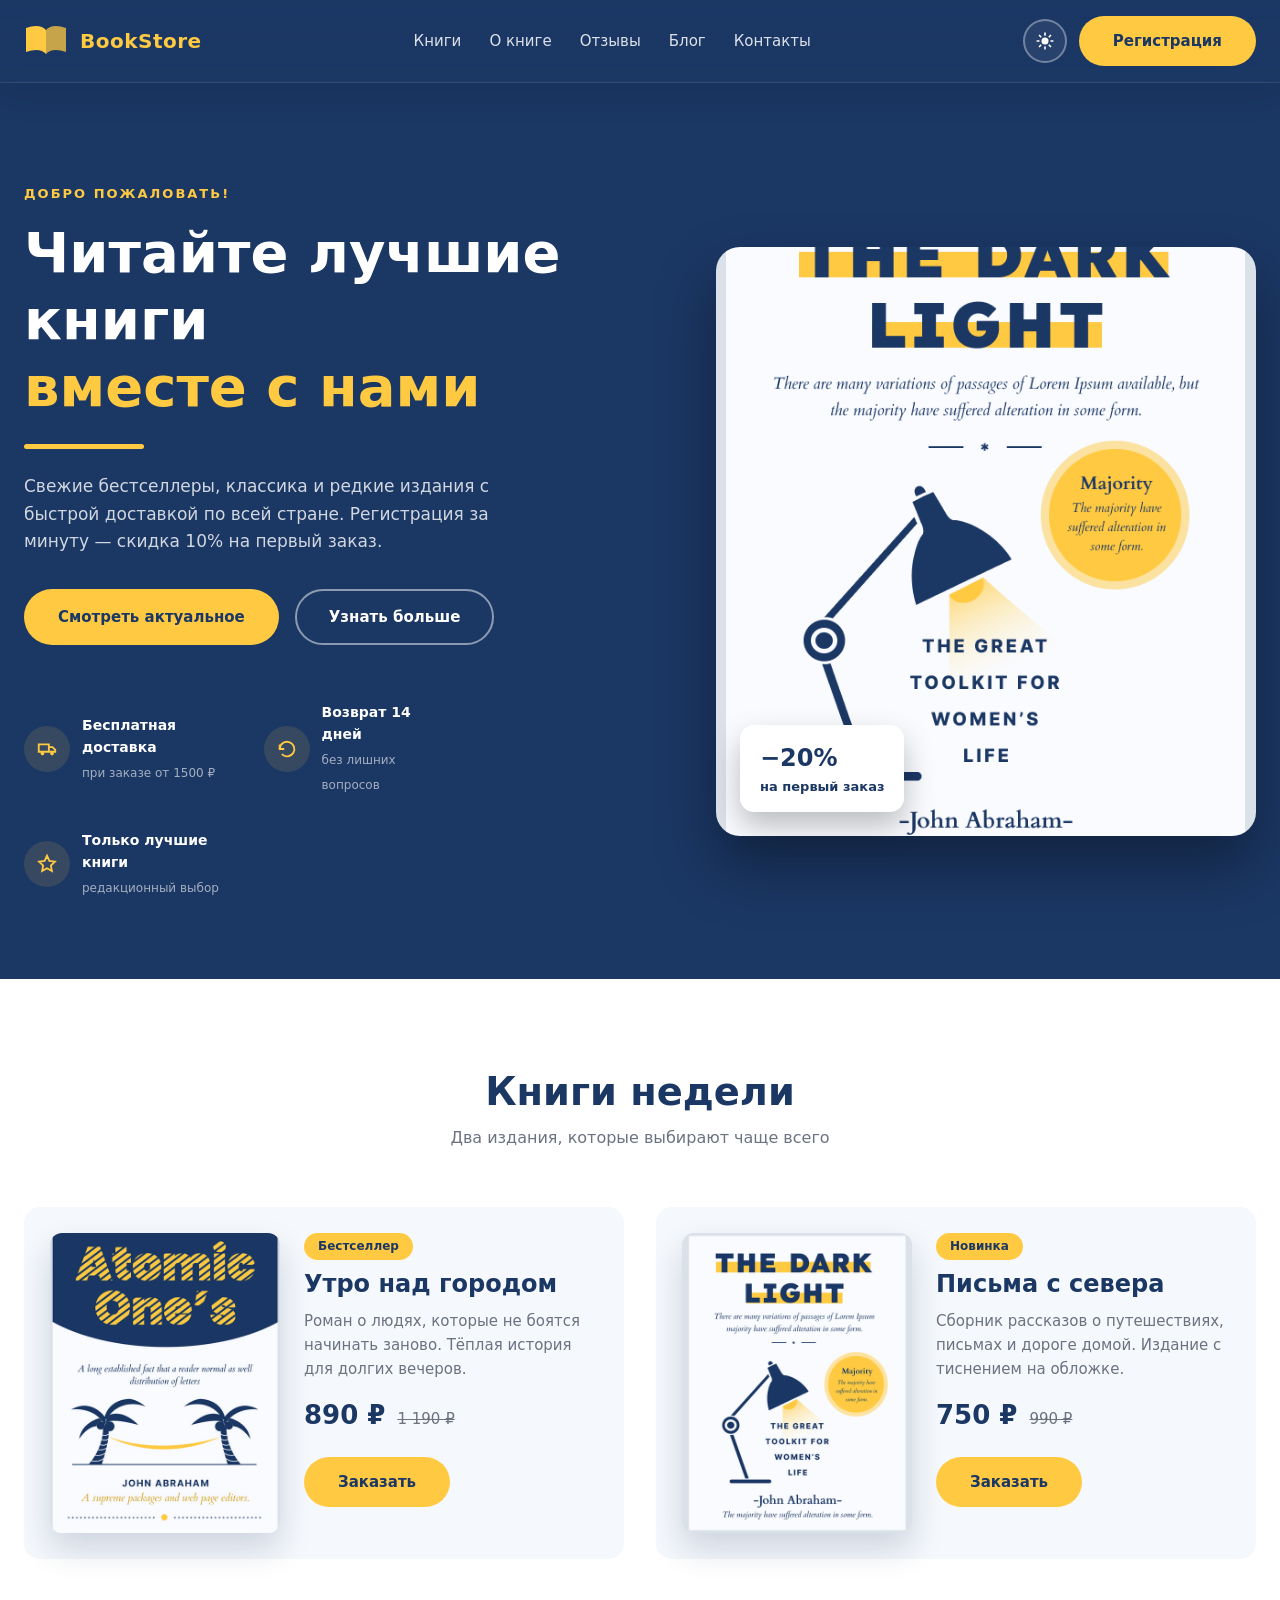
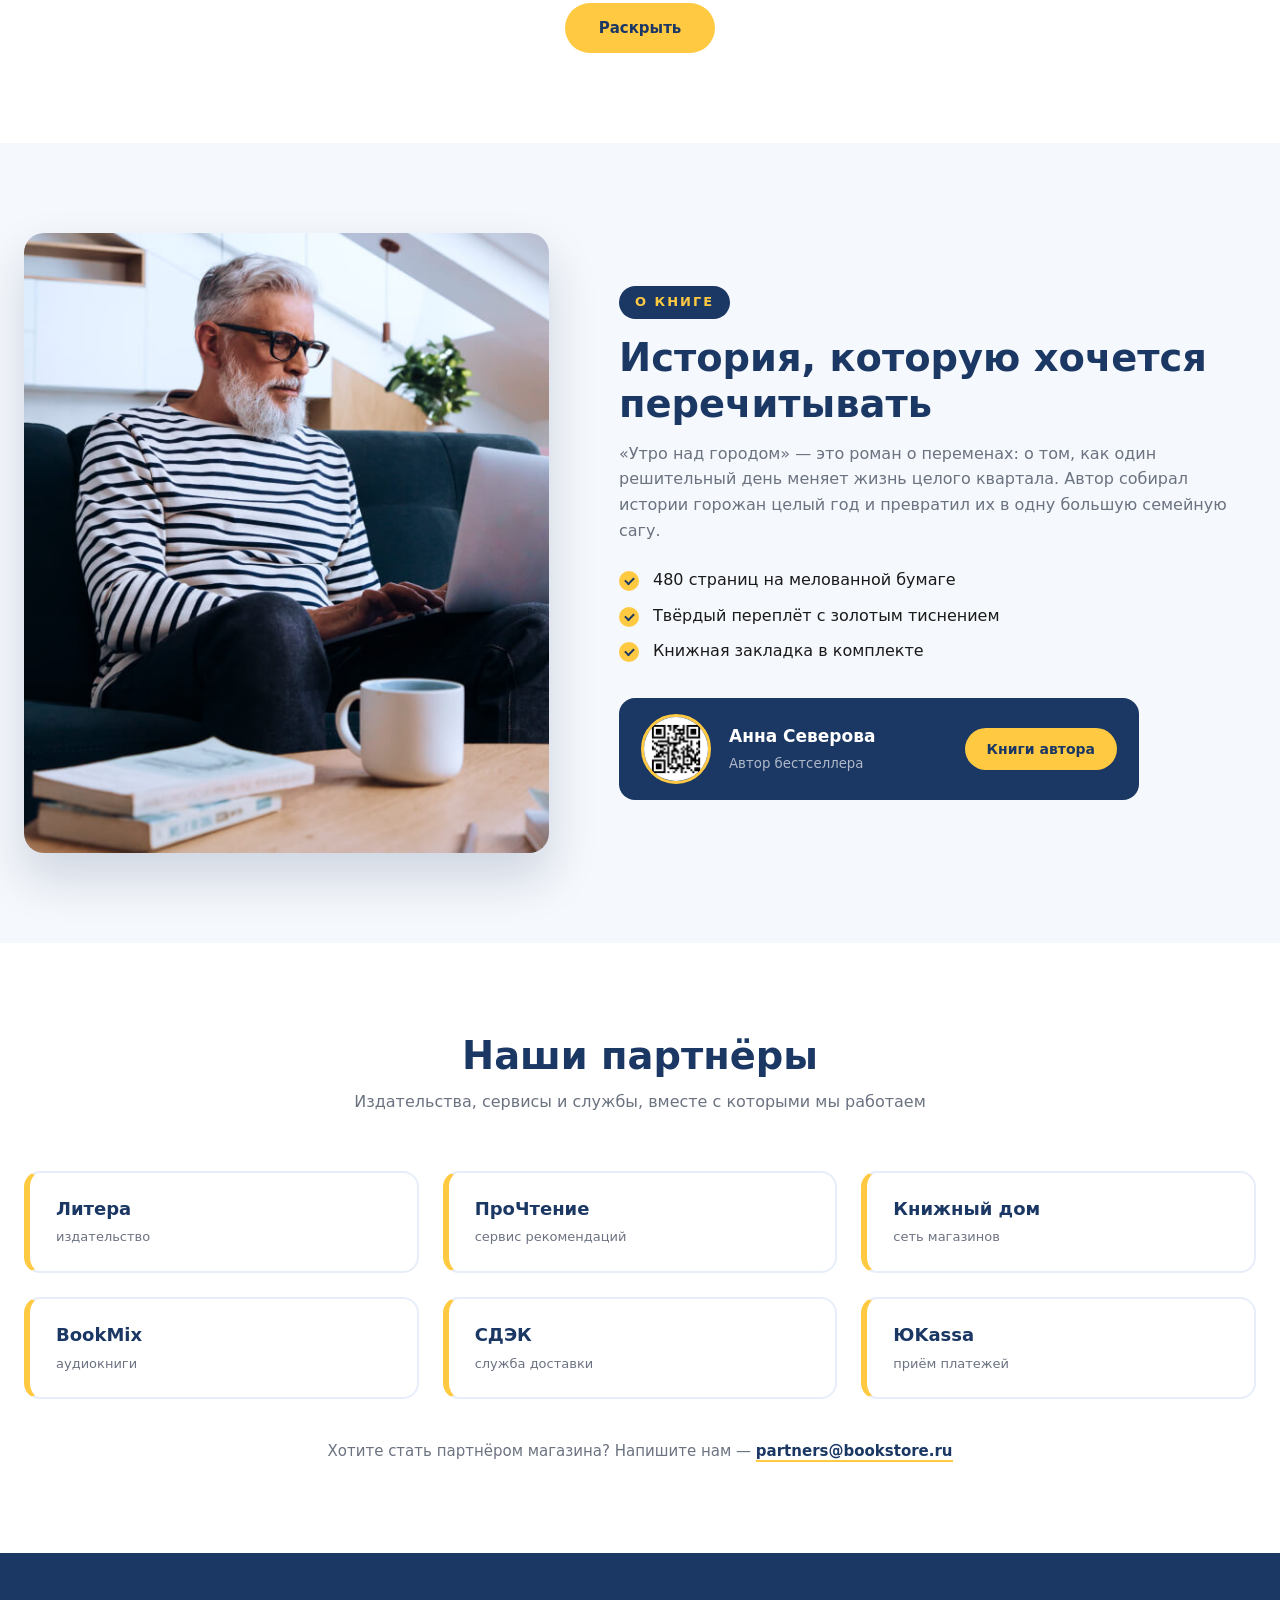
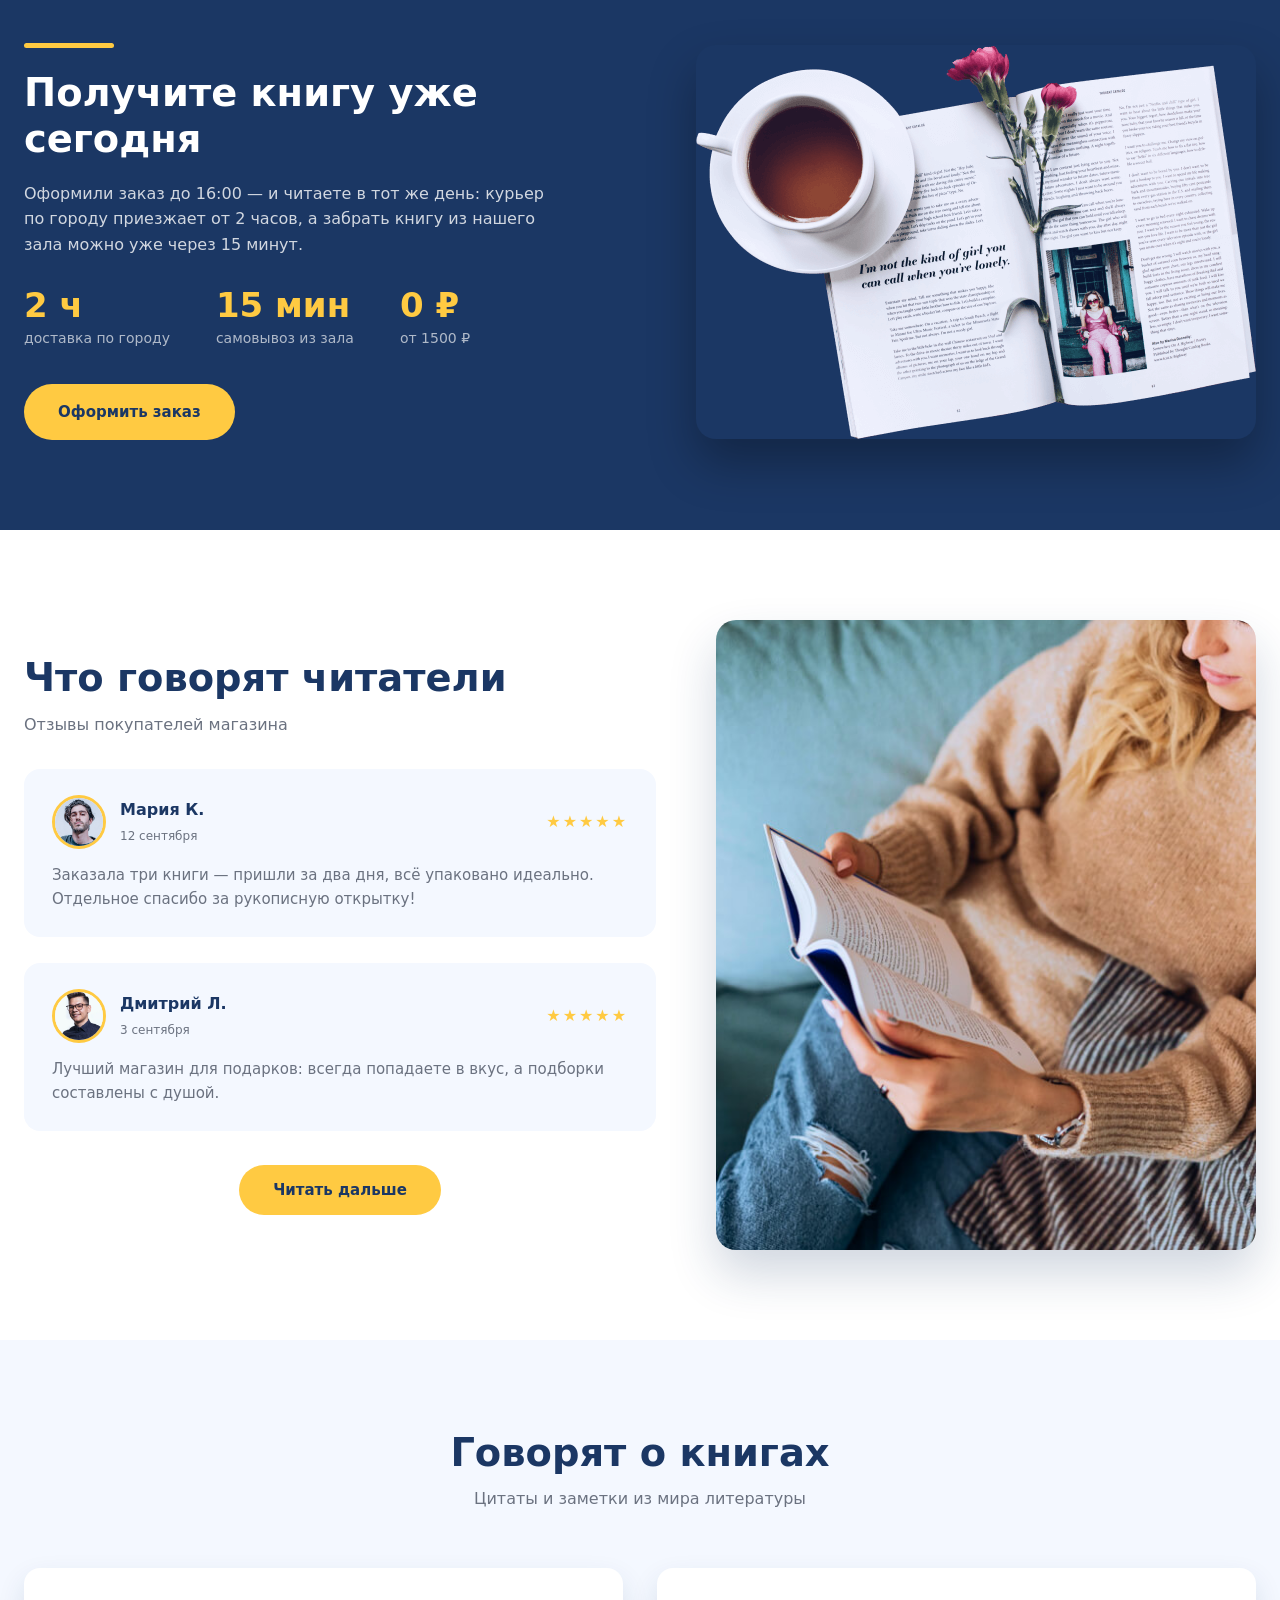
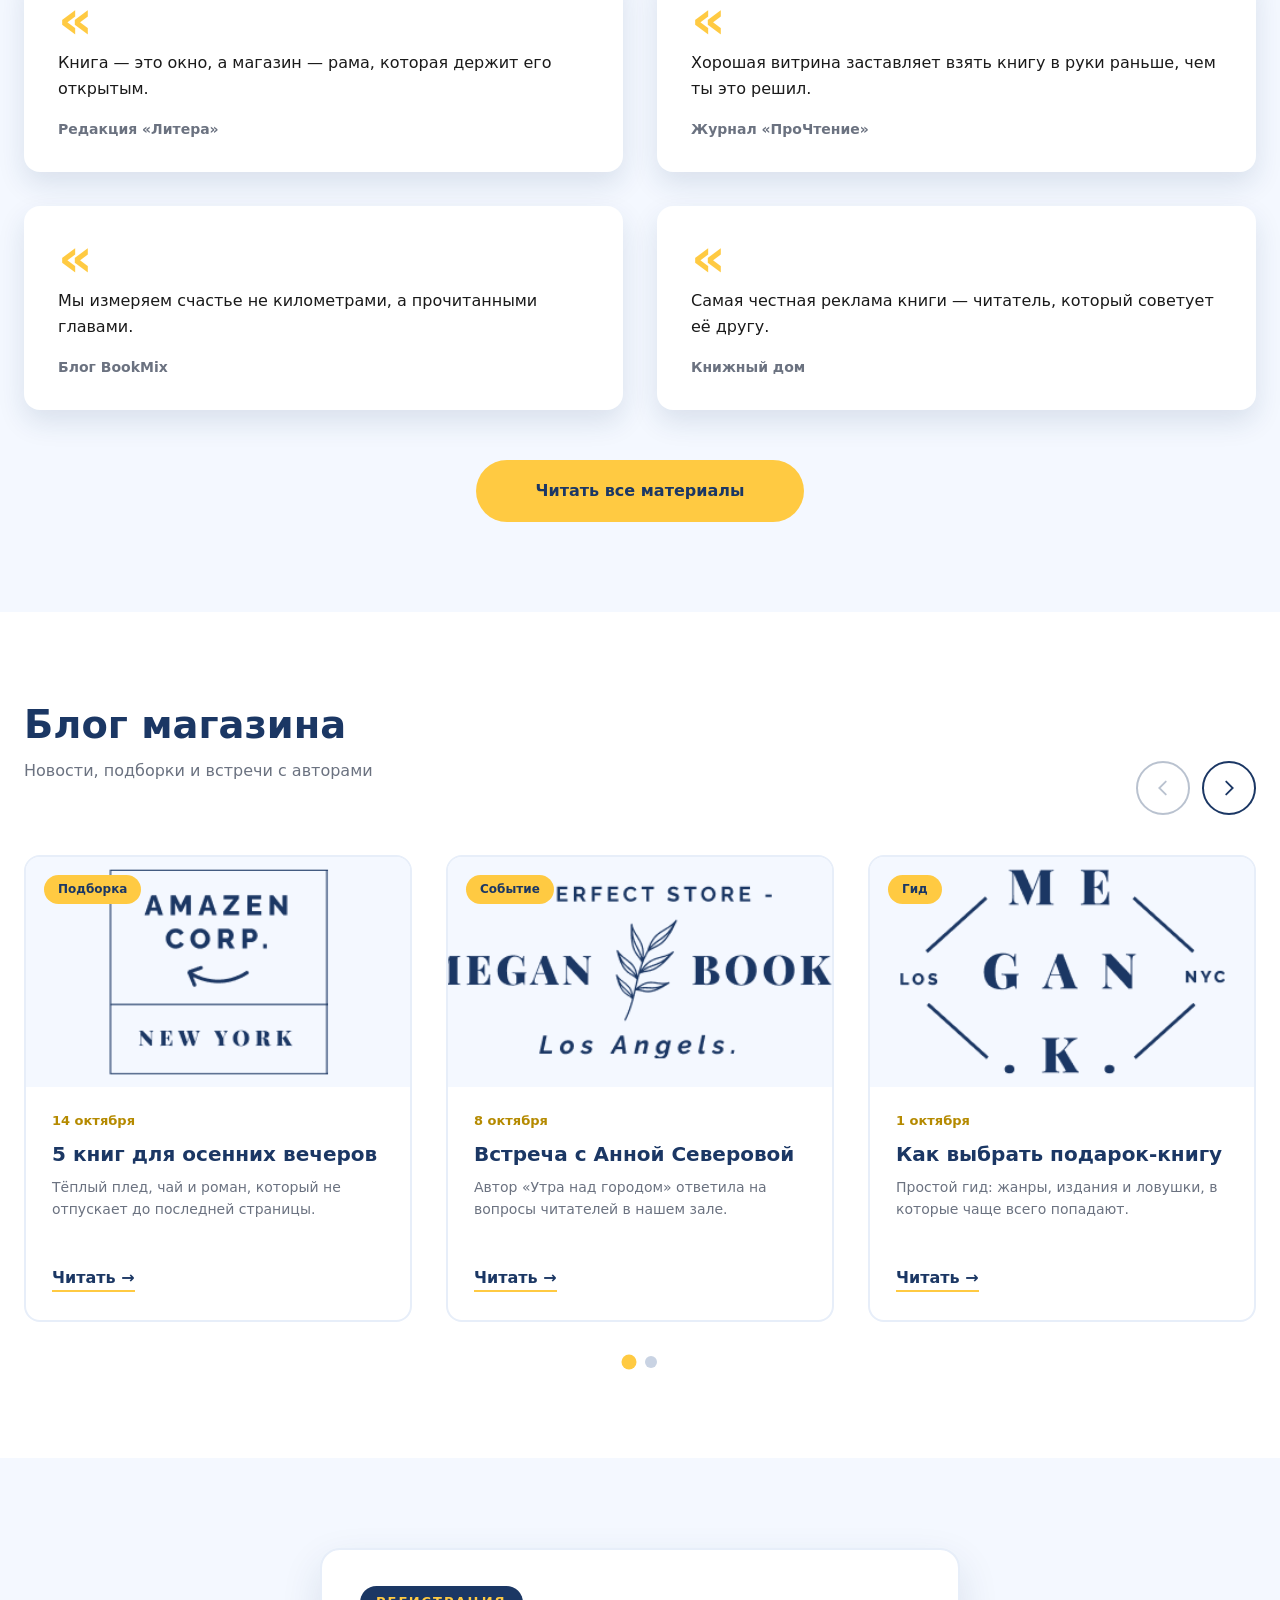
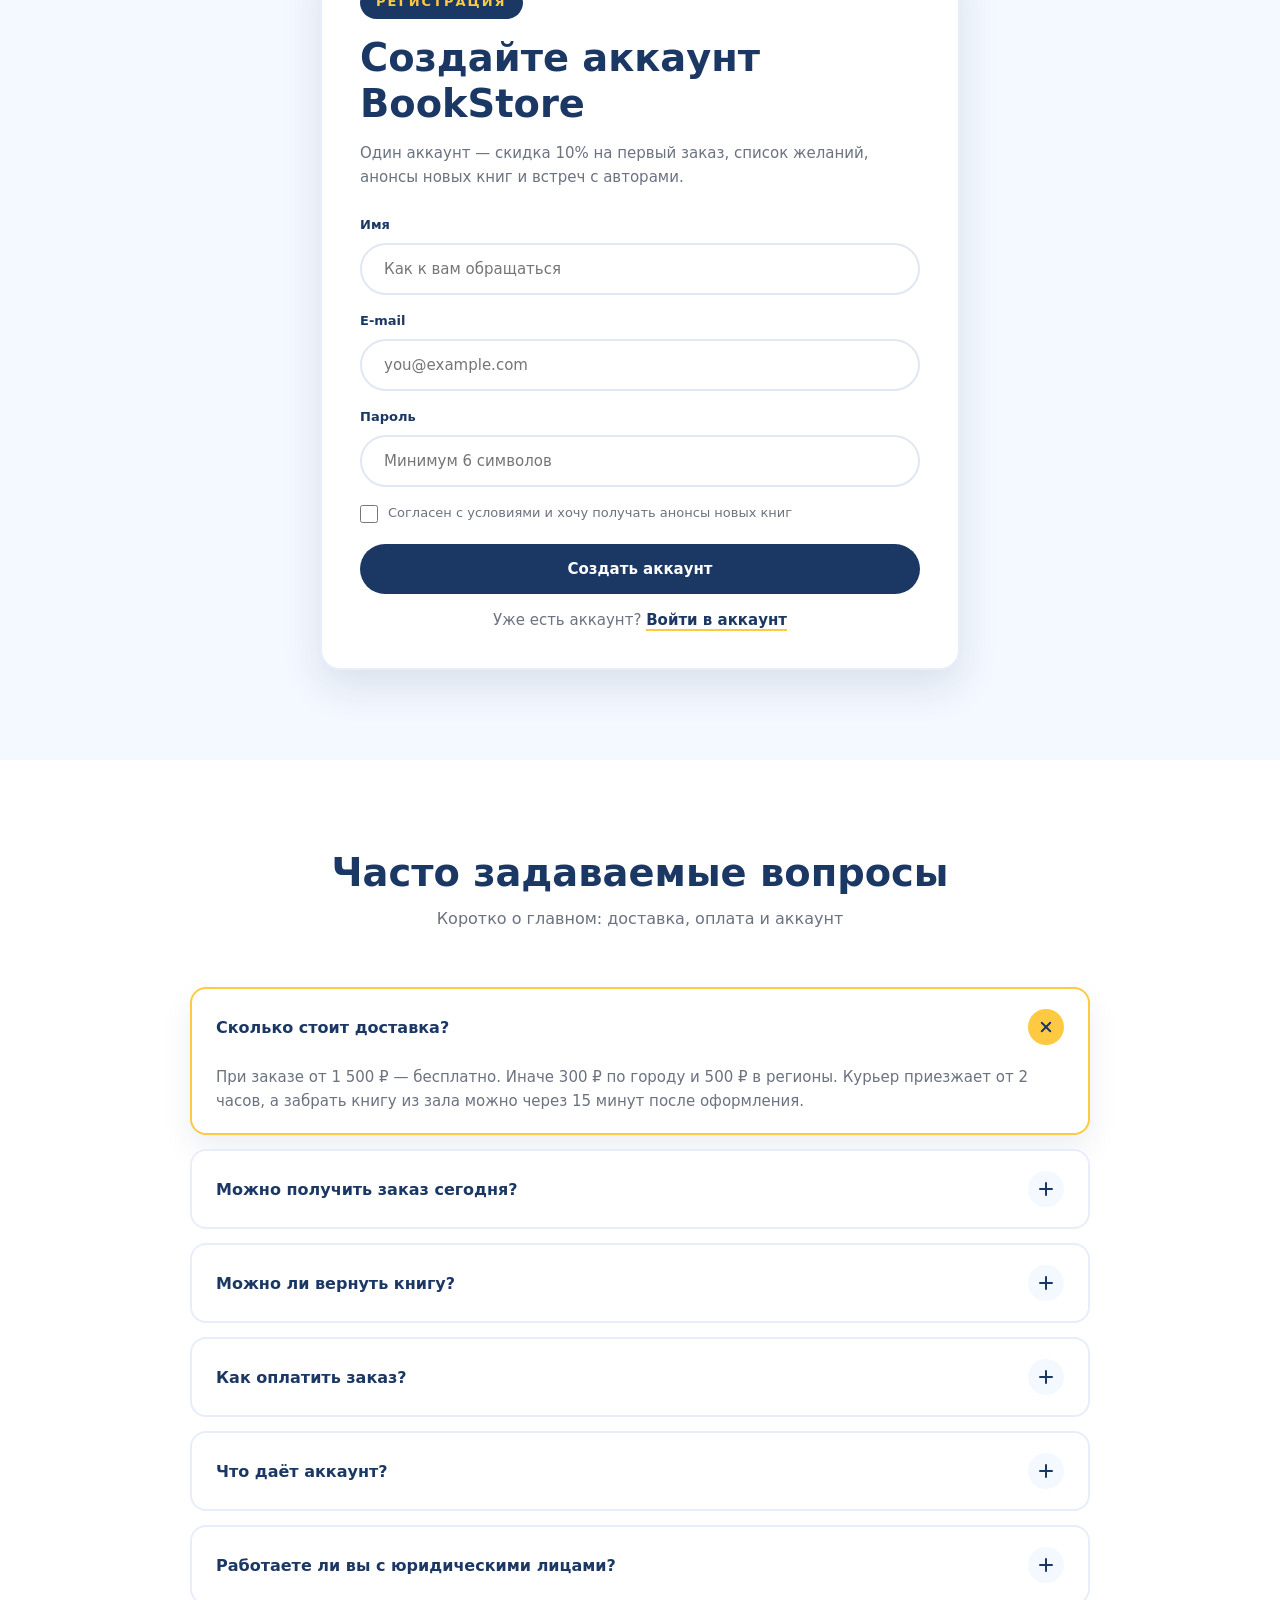
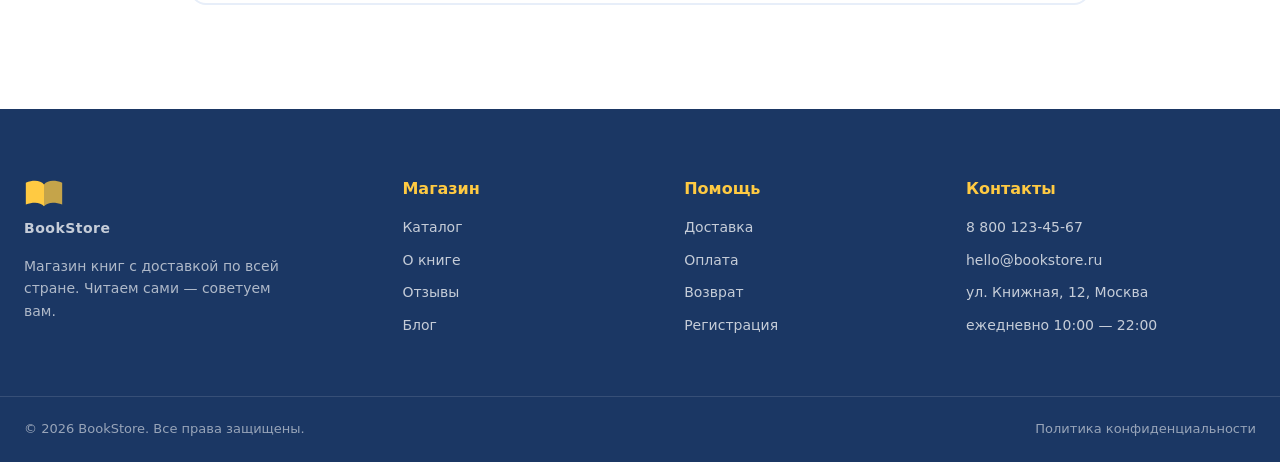
<file: bookstore-landing/index.html>
<!DOCTYPE html>
<html lang="ru">
<head>
  <meta charset="UTF-8">
  <meta name="viewport" content="width=device-width, initial-scale=1.0">
  <title>BookStore — витрина книжного магазина</title>
  <link rel="icon" type="image/svg+xml" href="img/favicon.svg">
  <link rel="apple-touch-icon" href="img/favicon.svg">
  <meta name="theme-color" content="#1B3764">
  <script>
    (function () {
      try {
        var saved = localStorage.getItem("bookstore-theme");
        var dark = saved
          ? saved === "dark"
          : !!(window.matchMedia && window.matchMedia("(prefers-color-scheme: dark)").matches);
        document.documentElement.setAttribute("data-theme", dark ? "dark" : "light");
      } catch (e) {
        document.documentElement.setAttribute("data-theme", "light");
      }
    })();
  </script>
  <link rel="stylesheet" href="style.css">
</head>
<body>
  <a class="skip-link" href="#books">К разделам</a>

  <!-- ХЕДЕР + ГЕРОЙ -->
  <header class="hero">
    <div class="container nav">
      <a class="logo" href="#" aria-label="BookStore — на главную">
        <svg viewBox="0 0 44 34" width="44" height="34" aria-hidden="true">
          <path d="M2 4c8-3 16-3 20 2v24c-4-5-12-5-20-2V4z" fill="#FFCA42"/>
          <path d="M42 4c-8-3-16-3-20 2v24c4-5 12-5 20-2V4z" fill="#FFCA42" opacity=".75"/>
        </svg>
        <span>BookStore</span>
      </a>

      <nav class="menu" id="site-menu">
        <a href="#books">Книги</a>
        <a href="#about">О книге</a>
        <a href="#reviews">Отзывы</a>
        <a href="#blog">Блог</a>
        <a href="#contacts">Контакты</a>
        <button type="button" class="btn btn-yellow menu-register" data-open-register>Регистрация</button>
      </nav>

      <div class="nav-actions">
        <button type="button" class="theme-toggle" data-theme-toggle aria-label="Включить тёмную тему" aria-pressed="false" title="Сменить тему">
          <svg class="theme-icon theme-icon-moon" viewBox="0 0 24 24" width="20" height="20" aria-hidden="true">
            <path d="M20.2 14.6A8.6 8.6 0 0 1 9.4 3.8a8.6 8.6 0 1 0 10.8 10.8z" fill="currentColor"/>
          </svg>
          <svg class="theme-icon theme-icon-sun" viewBox="0 0 24 24" width="20" height="20" aria-hidden="true">
            <circle cx="12" cy="12" r="4.2" fill="currentColor"/>
            <g stroke="currentColor" stroke-width="2" stroke-linecap="round">
              <path d="M12 2.6v2.1M12 19.3v2.1M2.6 12h2.1M19.3 12h2.1M5.4 5.4l1.5 1.5M17.1 17.1l1.5 1.5M18.6 5.4l-1.5 1.5M6.9 17.1l-1.5 1.5"/>
            </g>
          </svg>
        </button>
        <button type="button" class="btn btn-yellow" data-open-register>Регистрация</button>
        <button type="button" class="menu-toggle" data-menu-toggle aria-expanded="false" aria-controls="site-menu" aria-label="Открыть меню">
          <span></span><span></span><span></span>
        </button>
      </div>
    </div>

    <div class="container hero-inner">
      <div class="hero-text">
        <p class="hero-kicker">Добро Пожаловать!</p>
        <h1>Читайте лучшие книги <span class="accent">вместе с нами</span></h1>
        <span class="underline"></span>
        <p class="hero-lead">
          Свежие бестселлеры, классика и редкие издания с быстрой доставкой
          по всей стране. Регистрация за минуту — скидка 10% на первый заказ.
        </p>
        <div class="hero-actions">
          <a href="#books" class="btn btn-yellow">Смотреть актуальное</a>
          <a href="#about" class="btn btn-ghost">Узнать больше</a>
        </div>

        <ul class="hero-features">
          <li>
            <span class="icon">
              <svg viewBox="0 0 24 24" width="22" height="22"><path d="M3 7h11v8H3zM14 10h4l3 3v2h-7z" fill="none" stroke="#FFCA42" stroke-width="2"/><circle cx="7" cy="17" r="2" fill="#FFCA42"/><circle cx="17.5" cy="17" r="2" fill="#FFCA42"/></svg>
            </span>
            <div><strong>Бесплатная доставка</strong><small>при заказе от 1500 ₽</small></div>
          </li>
          <li>
            <span class="icon">
              <svg viewBox="0 0 24 24" width="22" height="22"><path d="M4 12a8 8 0 1 1 2.3 5.7" fill="none" stroke="#FFCA42" stroke-width="2"/><path d="M4 7v5h5" fill="none" stroke="#FFCA42" stroke-width="2"/></svg>
            </span>
            <div><strong>Возврат 14 дней</strong><small>без лишних вопросов</small></div>
          </li>
          <li>
            <span class="icon">
              <svg viewBox="0 0 24 24" width="22" height="22"><path d="M12 3l2.6 5.6 6 .8-4.4 4.2 1.1 6-5.3-3-5.3 3 1.1-6L3.4 9.4l6-.8z" fill="none" stroke="#FFCA42" stroke-width="2"/></svg>
            </span>
            <div><strong>Только лучшие книги</strong><small>редакционный выбор</small></div>
          </li>
        </ul>
      </div>

      <div class="hero-image">
        <img src="img/img1.png" alt="Книга месяца">
        <div class="hero-badge">
          <span>−20%</span>
          на первый заказ
        </div>
      </div>
    </div>
  </header>

  <!-- ПРЕВЬЮ КНИГ -->
  <section class="books" id="books">
    <div class="container">
      <div class="section-head">
        <h2>Книги недели</h2>
        <p>Два издания, которые выбирают чаще всего</p>
      </div>

      <div class="book-grid">
        <article class="book-card">
          <div class="book-cover"><img src="img/img2.png" alt="Обложка книги"></div>
          <div class="book-info">
            <span class="tag">Бестселлер</span>
            <h3>Утро над городом</h3>
            <p>Роман о людях, которые не боятся начинать заново. Тёплая история для долгих вечеров.</p>
            <div class="price-row">
              <span class="price">890 ₽</span>
              <span class="old">1 190 ₽</span>
            </div>
            <button type="button" class="btn btn-yellow" data-open-register>Заказать</button>
          </div>
        </article>

        <article class="book-card">
          <div class="book-cover"><img src="img/img3.png" alt="Обложка книги"></div>
          <div class="book-info">
            <span class="tag">Новинка</span>
            <h3>Письма с севера</h3>
            <p>Сборник рассказов о путешествиях, письмах и дороге домой. Издание с тиснением на обложке.</p>
            <div class="price-row">
              <span class="price">750 ₽</span>
              <span class="old">990 ₽</span>
            </div>
            <button type="button" class="btn btn-yellow" data-open-register>Заказать</button>
          </div>
        </article>

        <article class="book-card book-extra">
          <div class="book-cover"><img src="img/img15.jpeg" alt="Обложка книги"></div>
          <div class="book-info">
            <span class="tag">Выбор редакции</span>
            <h3>Дом на краю лета</h3>
            <p>Семейная сага о трёх поколениях и доме, который помнит всех, кто в нём жил.</p>
            <div class="price-row">
              <span class="price">690 ₽</span>
              <span class="old">890 ₽</span>
            </div>
            <button type="button" class="btn btn-yellow" data-open-register>Заказать</button>
          </div>
        </article>

        <article class="book-card book-extra">
          <div class="book-cover"><img src="img/img16.jpeg" alt="Обложка книги"></div>
          <div class="book-info">
            <span class="tag">Популярное</span>
            <h3>Там, где тихо</h3>
            <p>Роман о городе, в котором однажды выключили весь шум, и люди наконец услышали друг друга.</p>
            <div class="price-row">
              <span class="price">820 ₽</span>
              <span class="old">1 050 ₽</span>
            </div>
            <button type="button" class="btn btn-yellow" data-open-register>Заказать</button>
          </div>
        </article>
      </div>

      <div class="books-cta">
        <button type="button" class="btn btn-yellow" data-catalog-toggle aria-expanded="false">Раскрыть</button>
      </div>
    </div>
  </section>

  <!-- О КНИГЕ -->
  <section class="about" id="about">
    <div class="container about-inner">
      <div class="about-image">
        <img src="img/img4.jpeg" alt="Книга на столе">
      </div>
      <div class="about-text">
        <span class="eyebrow">О книге</span>
        <h2>История, которую хочется перечитывать</h2>
        <p>
          «Утро над городом» — это роман о переменах: о том, как один решительный
          день меняет жизнь целого квартала. Автор собирал истории горожан целый год
          и превратил их в одну большую семейную сагу.
        </p>
        <ul class="check-list">
          <li>480 страниц на мелованной бумаге</li>
          <li>Твёрдый переплёт с золотым тиснением</li>
          <li>Книжная закладка в комплекте</li>
        </ul>

        <div class="author-card">
          <img src="img/img5.jpeg" alt="Портрет автора">
          <div>
            <strong>Анна Северова</strong>
            <small>Автор бестселлера</small>
          </div>
          <a href="#books" class="btn btn-yellow btn-sm">Книги автора</a>
        </div>
      </div>
    </div>
  </section>

  <!-- ПАРТНЁРЫ -->
  <section class="partners" id="partners">
    <div class="container">
      <div class="section-head">
        <h2>Наши партнёры</h2>
        <p>Издательства, сервисы и службы, вместе с которыми мы работаем</p>
      </div>

      <div class="partner-grid">
        <article class="partner-card">
          <div class="partner-info">
            <strong>Литера</strong>
            <small>издательство</small>
          </div>
        </article>

        <article class="partner-card">
          <div class="partner-info">
            <strong>ПроЧтение</strong>
            <small>сервис рекомендаций</small>
          </div>
        </article>

        <article class="partner-card">
          <div class="partner-info">
            <strong>Книжный дом</strong>
            <small>сеть магазинов</small>
          </div>
        </article>

        <article class="partner-card">
          <div class="partner-info">
            <strong>BookMix</strong>
            <small>аудиокниги</small>
          </div>
        </article>

        <article class="partner-card">
          <div class="partner-info">
            <strong>СДЭК</strong>
            <small>служба доставки</small>
          </div>
        </article>

        <article class="partner-card">
          <div class="partner-info">
            <strong>ЮKassa</strong>
            <small>приём платежей</small>
          </div>
        </article>
      </div>

      <p class="partners-note">
        Хотите стать партнёром магазина? Напишите нам —
        <a href="mailto:partners@bookstore.ru">partners@bookstore.ru</a>
      </p>
    </div>
  </section>

  <!-- ДОСТАВКА: КНИГА УЖЕ СЕГОДНЯ -->
  <section class="author" id="delivery">
    <div class="container author-inner">
      <div class="author-text">
        <span class="accent-line"></span>
        <h2>Получите книгу уже сегодня</h2>
        <p>
          Оформили заказ до 16:00 — и читаете в тот же день: курьер по городу приезжает
          от 2 часов, а забрать книгу из нашего зала можно уже через 15 минут.
        </p>
        <div class="author-stats">
          <div><strong>2 ч</strong><span>доставка по городу</span></div>
          <div><strong>15 мин</strong><span>самовывоз из зала</span></div>
          <div><strong>0 ₽</strong><span>от 1500 ₽</span></div>
        </div>
        <a href="#books" class="btn btn-yellow">Оформить заказ</a>
      </div>
      <div class="author-photo">
        <img src="img/img10.png" alt="Курьер с заказом книги">
      </div>
    </div>
  </section>

  <!-- ОТЗЫВЫ -->
  <section class="reviews" id="reviews">
    <div class="container reviews-inner">
      <div class="reviews-cards">
        <div class="section-head left">
          <h2>Что говорят читатели</h2>
          <p>Отзывы покупателей магазина</p>
        </div>

        <article class="review">
          <div class="review-top">
            <img src="img/img12.jpeg" alt="" class="avatar">
            <div><strong>Мария К.</strong><small>12 сентября</small></div>
            <span class="stars">★★★★★</span>
          </div>
          <p>Заказала три книги — пришли за два дня, всё упаковано идеально. Отдельное спасибо за рукописную открытку!</p>
        </article>

        <article class="review">
          <div class="review-top">
            <img src="img/img13.jpeg" alt="" class="avatar">
            <div><strong>Дмитрий Л.</strong><small>3 сентября</small></div>
            <span class="stars">★★★★★</span>
          </div>
          <p>Лучший магазин для подарков: всегда попадаете в вкус, а подборки составлены с душой.</p>
        </article>

        <article class="review is-extra">
          <div class="review-top">
            <span class="avatar avatar-text" aria-hidden="true">А</span>
            <div><strong>Анна С.</strong><small>27 августа</small></div>
            <span class="stars">★★★★★</span>
          </div>
          <p>Заказывала подарочный набор — упаковали как в бутике, ещё и ленту подобрали под обложку. Теперь покупаю только здесь.</p>
        </article>

        <article class="review is-extra">
          <div class="review-top">
            <span class="avatar avatar-text" aria-hidden="true">И</span>
            <div><strong>Игорь В.</strong><small>15 августа</small></div>
            <span class="stars">★★★★★</span>
          </div>
          <p>Понравилось, что в описании честно указали состояние книги. Пришло даже лучше, чем ожидал. Доставка — ровно в обещанное время.</p>
        </article>

        <article class="review is-extra">
          <div class="review-top">
            <span class="avatar avatar-text" aria-hidden="true">Е</span>
            <div><strong>Елена М.</strong><small>2 августа</small></div>
            <span class="stars">★★★★☆</span>
          </div>
          <p>Книга пришла быстро, но коробка была слегка помята. Внутри всё в порядке — поддержка ответила за пару минут и извинилась.</p>
        </article>

        <article class="review is-extra">
          <div class="review-top">
            <span class="avatar avatar-text" aria-hidden="true">П</span>
            <div><strong>Павел Т.</strong><small>21 июля</small></div>
            <span class="stars">★★★★★</span>
          </div>
          <p>Взял трилогию по совету продавца в чате — попал в самое сердце. Отдельный плюс за закладку и открытку с цитатой.</p>
        </article>

        <div class="reviews-more">
          <button type="button" class="btn btn-yellow" data-reviews-next>Читать дальше</button>
        </div>
      </div>

      <div class="reviews-image">
        <img src="img/img11.jpeg" alt="Книга в руках читателя">
      </div>
    </div>
  </section>

  <!-- ЦИТАТЫ / СТАТЬИ -->
  <section class="quotes">
    <div class="container">
      <div class="section-head">
        <h2>Говорят о книгах</h2>
        <p>Цитаты и заметки из мира литературы</p>
      </div>

      <div class="quote-grid">
        <article class="quote-card">
          <span class="quote-mark">«</span>
          <p>Книга — это окно, а магазин — рама, которая держит его открытым.</p>
          <footer>Редакция «Литера»</footer>
        </article>
        <article class="quote-card">
          <span class="quote-mark">«</span>
          <p>Хорошая витрина заставляет взять книгу в руки раньше, чем ты это решил.</p>
          <footer>Журнал «ПроЧтение»</footer>
        </article>
        <article class="quote-card">
          <span class="quote-mark">«</span>
          <p>Мы измеряем счастье не километрами, а прочитанными главами.</p>
          <footer>Блог BookMix</footer>
        </article>
        <article class="quote-card">
          <span class="quote-mark">«</span>
          <p>Самая честная реклама книги — читатель, который советует её другу.</p>
          <footer>Книжный дом</footer>
        </article>
      </div>

      <div class="quotes-cta">
        <a href="#blog" class="btn btn-yellow btn-wide">Читать все материалы</a>
      </div>
    </div>
  </section>

  <!-- БЛОГ -->
  <section class="blog" id="blog">
    <div class="container">
      <div class="blog-head">
        <div class="section-head left">
          <h2>Блог магазина</h2>
          <p>Новости, подборки и встречи с авторами</p>
        </div>

        <div class="slider-nav">
          <button class="slider-arrow" type="button" data-prev aria-label="Предыдущая статья">
            <svg viewBox="0 0 24 24" width="22" height="22"><path d="M15 5l-7 7 7 7" fill="none" stroke="currentColor" stroke-width="2" stroke-linecap="round"/></svg>
          </button>
          <button class="slider-arrow" type="button" data-next aria-label="Следующая статья">
            <svg viewBox="0 0 24 24" width="22" height="22"><path d="M9 5l7 7-7 7" fill="none" stroke="currentColor" stroke-width="2" stroke-linecap="round"/></svg>
          </button>
        </div>
      </div>

      <div class="slider" data-slider>
        <div class="slider-track">
          <article class="post">
            <div class="post-media">
              <img src="img/img6.png" alt="Осенние книги">
              <span class="post-cat">Подборка</span>
            </div>
            <div class="post-body">
              <span class="post-date">14 октября</span>
              <h3>5 книг для осенних вечеров</h3>
              <p>Тёплый плед, чай и роман, который не отпускает до последней страницы.</p>
              <a href="#" class="post-link">Читать →</a>
            </div>
          </article>

          <article class="post">
            <div class="post-media">
              <img src="img/img7.png" alt="Встреча с автором">
              <span class="post-cat">Событие</span>
            </div>
            <div class="post-body">
              <span class="post-date">8 октября</span>
              <h3>Встреча с Анной Северовой</h3>
              <p>Автор «Утра над городом» ответила на вопросы читателей в нашем зале.</p>
              <a href="#" class="post-link">Читать →</a>
            </div>
          </article>

          <article class="post">
            <div class="post-media">
              <img src="img/img8.png" alt="Выбор книги в подарок">
              <span class="post-cat">Гид</span>
            </div>
            <div class="post-body">
              <span class="post-date">1 октября</span>
              <h3>Как выбрать подарок-книгу</h3>
              <p>Простой гид: жанры, издания и ловушки, в которые чаще всего попадают.</p>
              <a href="#" class="post-link">Читать →</a>
            </div>
          </article>

          <article class="post">
            <div class="post-media">
              <img src="img/img9.png" alt="Читальный зал магазина">
              <span class="post-cat">Магазин</span>
            </div>
            <div class="post-body">
              <span class="post-date">24 сентября</span>
              <h3>Как мы выбираем книги для полок</h3>
              <p>Рассказываем, кто и по каким критериям решает, что попадёт в зал.</p>
              <a href="#" class="post-link">Читать →</a>
            </div>
          </article>
        </div>
      </div>

      <div class="slider-dots" data-dots></div>
    </div>
  </section>

  <!-- РЕГИСТРАЦИЯ -->
  <section class="subscribe" id="register">
    <div class="container register-inner">
      <div class="register-card">
        <span class="eyebrow">Регистрация</span>
        <h2>Создайте аккаунт BookStore</h2>
        <p>Один аккаунт — скидка 10% на первый заказ, список желаний, анонсы новых книг и встреч с авторами.</p>

        <form class="register-form" onsubmit="return false;">
          <div class="field">
            <label for="reg-name">Имя</label>
            <input id="reg-name" type="text" placeholder="Как к вам обращаться" autocomplete="name" required>
          </div>

          <div class="field">
            <label for="reg-email">E-mail</label>
            <input id="reg-email" type="email" placeholder="you@example.com" autocomplete="email" required>
          </div>

          <div class="field">
            <label for="reg-pass">Пароль</label>
            <input id="reg-pass" type="password" placeholder="Минимум 6 символов" minlength="6" autocomplete="new-password" required>
          </div>

          <label class="checkbox">
            <input type="checkbox" required>
            <span>Согласен с условиями и хочу получать анонсы новых книг</span>
          </label>

          <button type="submit" class="btn btn-dark btn-full">Создать аккаунт</button>
        </form>

        <p class="register-foot">
          Уже есть аккаунт?
          <a href="#" data-open-login>Войти в аккаунт</a>
        </p>
      </div>
    </div>
  </section>

  <!-- ВОПРОСЫ И ОТВЕТЫ (аккордеон) -->
  <section class="faq-section" id="faq">
    <div class="container">
      <div class="section-head">
        <h2>Часто задаваемые вопросы</h2>
        <p>Коротко о главном: доставка, оплата и аккаунт</p>
      </div>

      <div class="accordion" data-accordion>
        <div class="acc-item open">
          <button class="acc-head" type="button" aria-expanded="true">
            <span>Сколько стоит доставка?</span>
            <span class="acc-icon" aria-hidden="true"></span>
          </button>
          <div class="acc-body">
            <div class="acc-body-inner">
              <p>При заказе от 1 500 ₽ — бесплатно. Иначе 300 ₽ по городу и 500 ₽ в регионы. Курьер приезжает от 2 часов, а забрать книгу из зала можно через 15 минут после оформления.</p>
            </div>
          </div>
        </div>

        <div class="acc-item">
          <button class="acc-head" type="button" aria-expanded="false">
            <span>Можно получить заказ сегодня?</span>
            <span class="acc-icon" aria-hidden="true"></span>
          </button>
          <div class="acc-body">
            <div class="acc-body-inner">
              <p>Да. Оформите заказ до 16:00 — и читаете его в тот же день: курьер приедет от 2 часов, самовывоз доступен через 15 минут.</p>
            </div>
          </div>
        </div>

        <div class="acc-item">
          <button class="acc-head" type="button" aria-expanded="false">
            <span>Можно ли вернуть книгу?</span>
            <span class="acc-icon" aria-hidden="true"></span>
          </button>
          <div class="acc-body">
            <div class="acc-body-inner">
              <p>Да, в течение 14 дней, если сохранён товарный вид и упаковка. Возврат денег — на тот же счёт, с которого была оплата, обычно за 1–3 рабочих дня.</p>
            </div>
          </div>
        </div>

        <div class="acc-item">
          <button class="acc-head" type="button" aria-expanded="false">
            <span>Как оплатить заказ?</span>
            <span class="acc-icon" aria-hidden="true"></span>
          </button>
          <div class="acc-body">
            <div class="acc-body-inner">
              <p>Картой онлайн, при получении курьеру или наличными в нашем книжном зале. Для компаний — оплата по счёту.</p>
            </div>
          </div>
        </div>

        <div class="acc-item">
          <button class="acc-head" type="button" aria-expanded="false">
            <span>Что даёт аккаунт?</span>
            <span class="acc-icon" aria-hidden="true"></span>
          </button>
          <div class="acc-body">
            <div class="acc-body-inner">
              <p>Скидку 10% на первый заказ, историю покупок, список желаний и ранний доступ к предзаказам новинок.</p>
            </div>
          </div>
        </div>

        <div class="acc-item">
          <button class="acc-head" type="button" aria-expanded="false">
            <span>Работаете ли вы с юридическими лицами?</span>
            <span class="acc-icon" aria-hidden="true"></span>
          </button>
          <div class="acc-body">
            <div class="acc-body-inner">
              <p>Да: выставляем счёт, закрываем договор поставки и отправляем книги по одному адресу — удобно для библиотек, школ и офисов.</p>
            </div>
          </div>
        </div>
      </div>
    </div>
  </section>

  <!-- ФУТЕР -->
  <footer class="footer">
    <div class="container footer-grid">
      <div class="footer-col brand">
        <a class="logo" href="#">
          <svg viewBox="0 0 44 34" width="40" height="31" aria-hidden="true">
            <path d="M2 4c8-3 16-3 20 2v24c-4-5-12-5-20-2V4z" fill="#FFCA42"/>
            <path d="M42 4c-8-3-16-3-20 2v24c4-5 12-5 20-2V4z" fill="#FFCA42" opacity=".75"/>
          </svg>
          <span>BookStore</span>
        </a>
        <p>Магазин книг с доставкой по всей стране. Читаем сами — советуем вам.</p>
      </div>

      <div class="footer-col">
        <h4>Магазин</h4>
        <a href="#books">Каталог</a>
        <a href="#about">О книге</a>
        <a href="#reviews">Отзывы</a>
        <a href="#blog">Блог</a>
      </div>

      <div class="footer-col">
        <h4>Помощь</h4>
        <a href="#contacts">Доставка</a>
        <a href="#contacts">Оплата</a>
        <a href="#contacts">Возврат</a>
        <a href="#register">Регистрация</a>
      </div>

      <div class="footer-col" id="contacts">
        <h4>Контакты</h4>
        <a href="tel:+78001234567">8 800 123-45-67</a>
        <a href="mailto:hello@bookstore.ru">hello@bookstore.ru</a>
        <span>ул. Книжная, 12, Москва</span>
        <span>ежедневно 10:00 — 22:00</span>
      </div>
    </div>

    <div class="footer-bottom">
      <div class="container">
        <span>© 2026 BookStore. Все права защищены.</span>
        <span>Политика конфиденциальности</span>
      </div>
    </div>
  </footer>

  <!-- МОДАЛЬНОЕ ОКНО РЕГИСТРАЦИИ -->
  <div class="modal" id="register-modal" hidden>
    <div class="modal-overlay" data-close-modal></div>

    <div class="modal-dialog" role="dialog" aria-modal="true" aria-labelledby="register-modal-title">
      <button type="button" class="modal-close" data-close-modal aria-label="Закрыть окно">
        <svg viewBox="0 0 24 24" width="20" height="20"><path d="M6 6l12 12M18 6L6 18" fill="none" stroke="currentColor" stroke-width="2" stroke-linecap="round"/></svg>
      </button>

      <span class="eyebrow">Регистрация</span>
      <h3 id="register-modal-title">Создайте аккаунт</h3>
      <p class="modal-lead">Скидка 10% на первый заказ, список желаний и анонсы новых книг — сразу после регистрации.</p>

      <form class="register-form" onsubmit="return false;">
        <div class="field">
          <label for="modal-name">Имя</label>
          <input id="modal-name" type="text" placeholder="Как к вам обращаться" autocomplete="name" required>
        </div>

        <div class="field">
          <label for="modal-email">E-mail</label>
          <input id="modal-email" type="email" placeholder="you@example.com" autocomplete="email" required>
        </div>

        <div class="field">
          <label for="modal-pass">Пароль</label>
          <input id="modal-pass" type="password" placeholder="Минимум 6 символов" minlength="6" autocomplete="new-password" required>
        </div>

        <label class="checkbox">
          <input type="checkbox" required>
          <span>Согласен с условиями и хочу получать анонсы новых книг</span>
        </label>

        <button type="submit" class="btn btn-yellow btn-full">Зарегистрироваться</button>
        <p class="modal-foot">Уже есть аккаунт? <a href="#" data-open-login>Войти</a></p>
      </form>
    </div>
  </div>

  <!-- МОДАЛЬНОЕ ОКНО ВХОДА -->
  <div class="modal" id="login-modal" hidden>
    <div class="modal-overlay" data-close-modal></div>

    <div class="modal-dialog" role="dialog" aria-modal="true" aria-labelledby="login-modal-title">
      <button type="button" class="modal-close" data-close-modal aria-label="Закрыть окно">
        <svg viewBox="0 0 24 24" width="20" height="20"><path d="M6 6l12 12M18 6L6 18" fill="none" stroke="currentColor" stroke-width="2" stroke-linecap="round"/></svg>
      </button>

      <span class="eyebrow">Вход</span>
      <h3 id="login-modal-title">С возвращением!</h3>
      <p class="modal-lead">Войдите, чтобы видеть список желаний, историю заказов и свои скидки.</p>

      <form class="register-form" onsubmit="return false;">
        <div class="field">
          <label for="login-email">E-mail</label>
          <input id="login-email" type="email" placeholder="you@example.com" autocomplete="email" required>
        </div>

        <div class="field">
          <label for="login-pass">Пароль</label>
          <input id="login-pass" type="password" placeholder="Ваш пароль" autocomplete="current-password" required>
        </div>

        <label class="checkbox">
          <input type="checkbox">
          <span>Запомнить меня на этом устройстве</span>
        </label>

        <button type="submit" class="btn btn-yellow btn-full">Войти</button>
        <p class="modal-foot">Нет аккаунта? <a href="#" data-open-register>Зарегистрироваться</a></p>
      </form>
    </div>
  </div>

  <script src="script.js"></script>

</body>
</html>
</file>
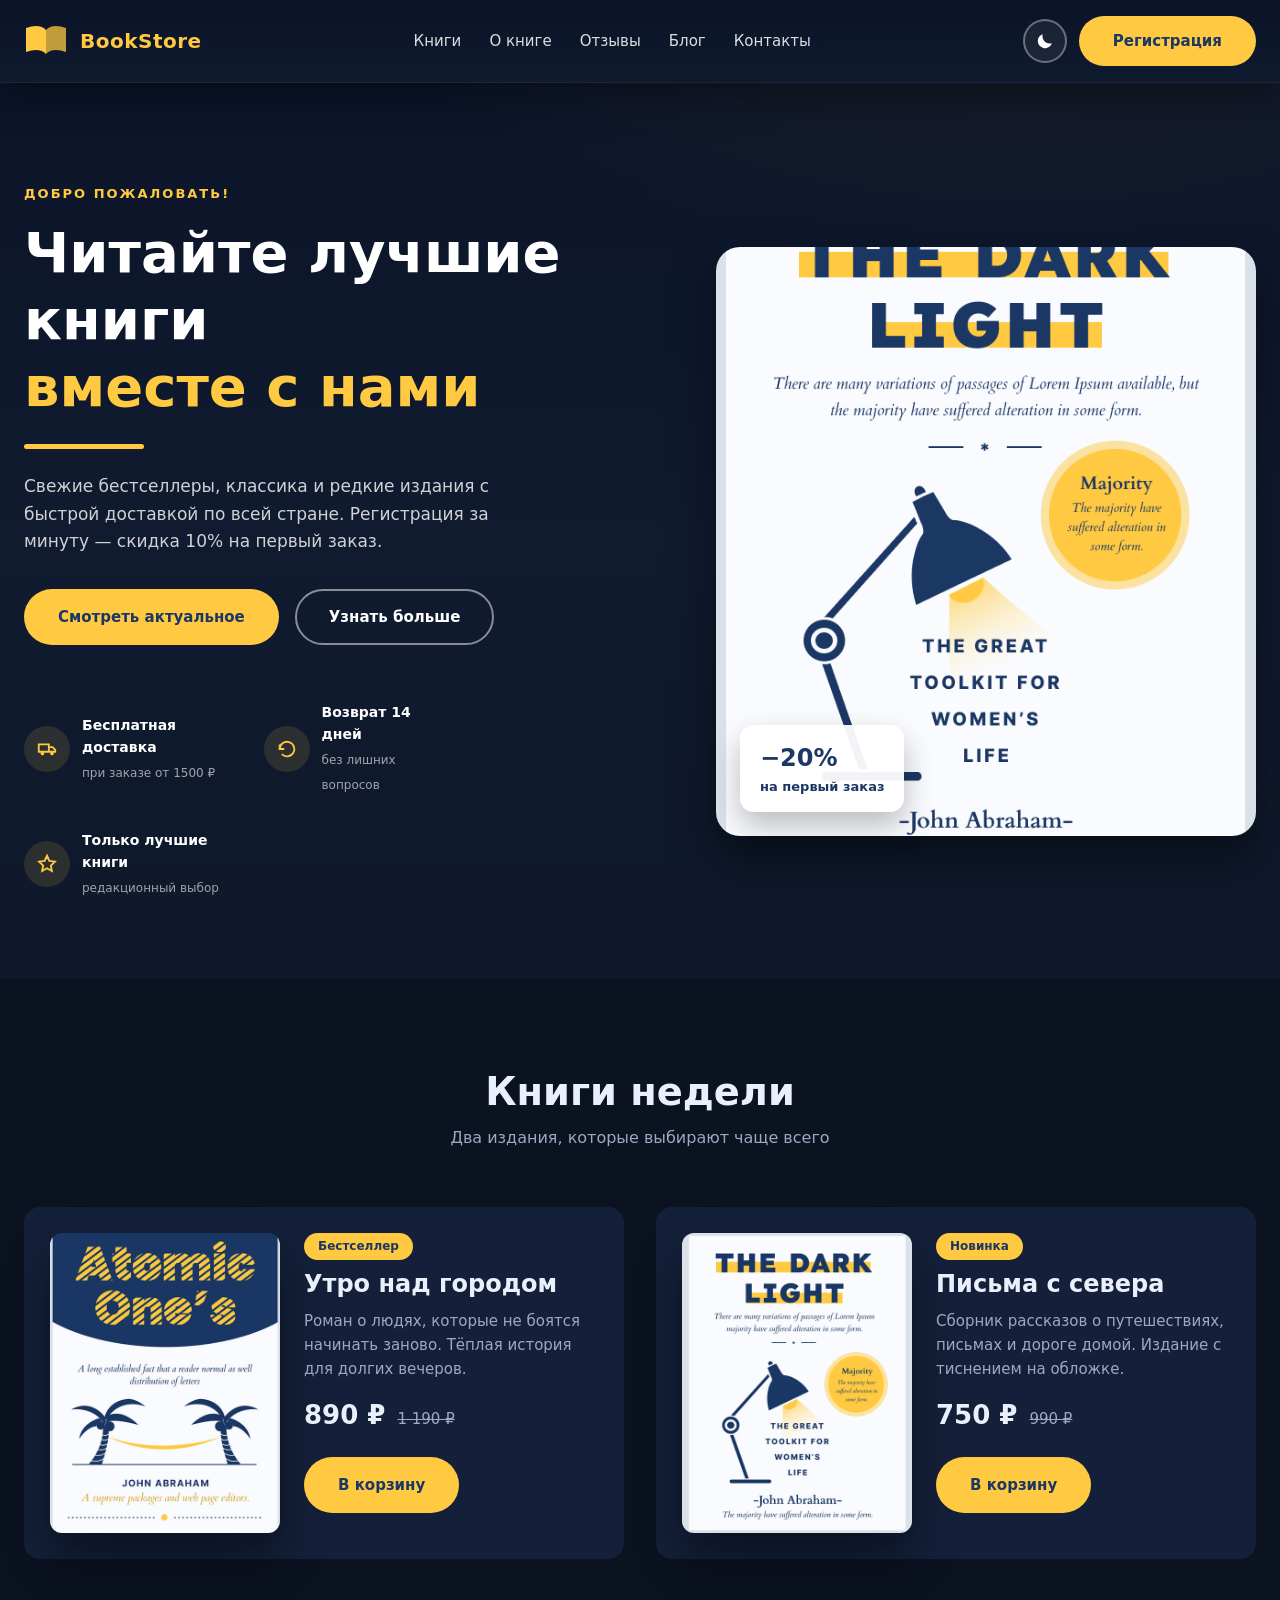
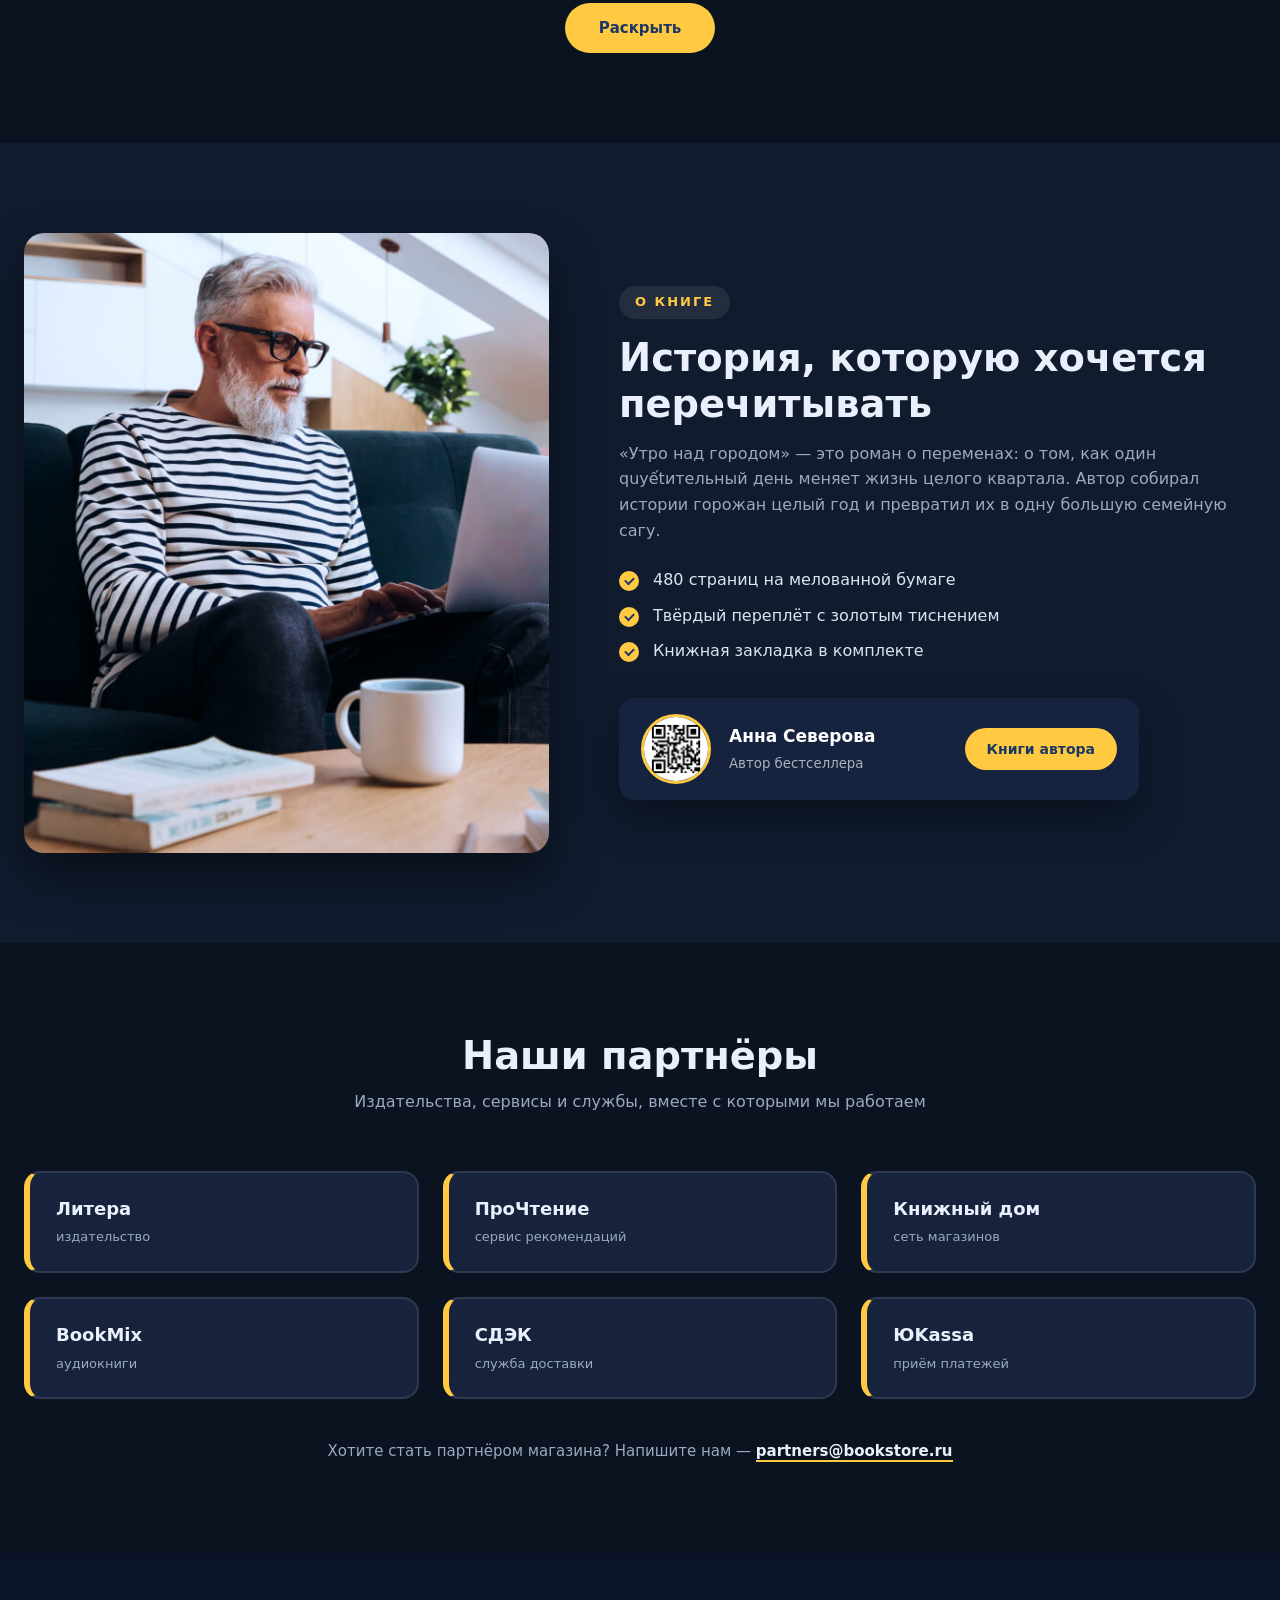
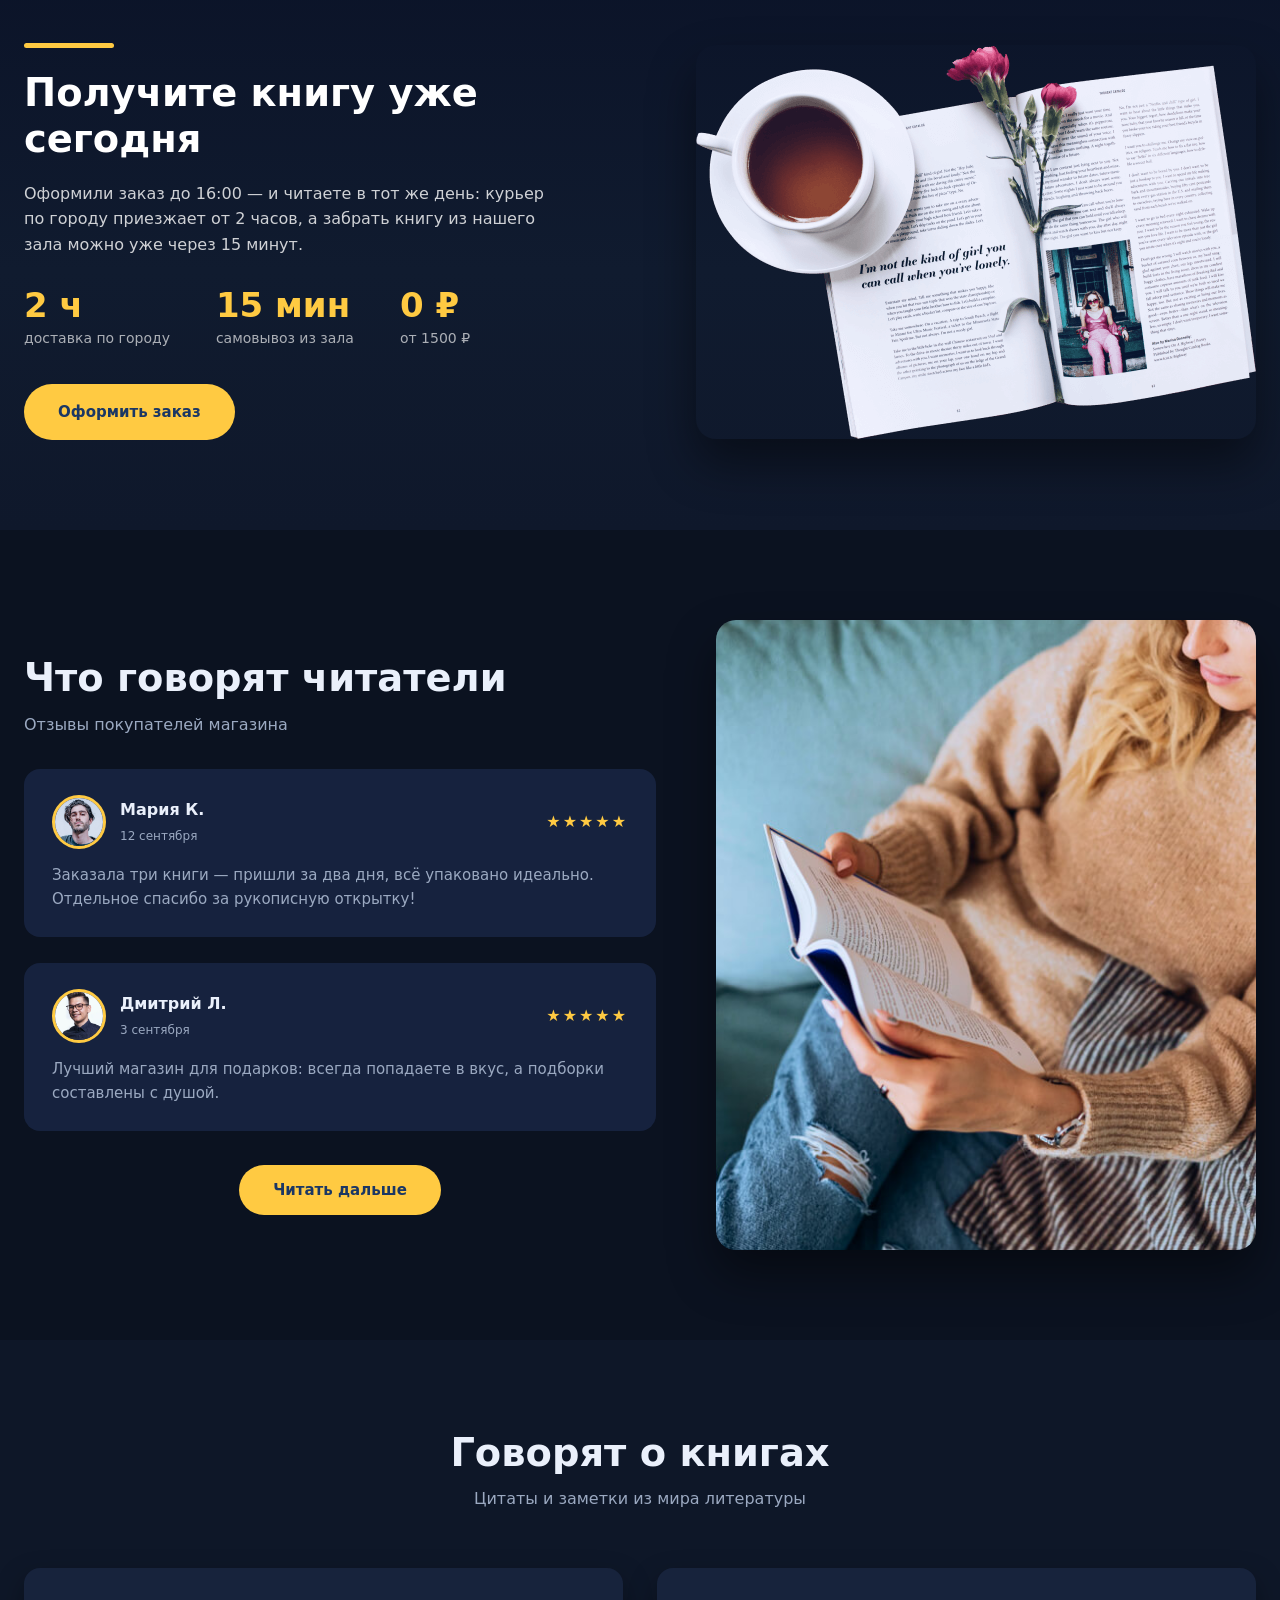
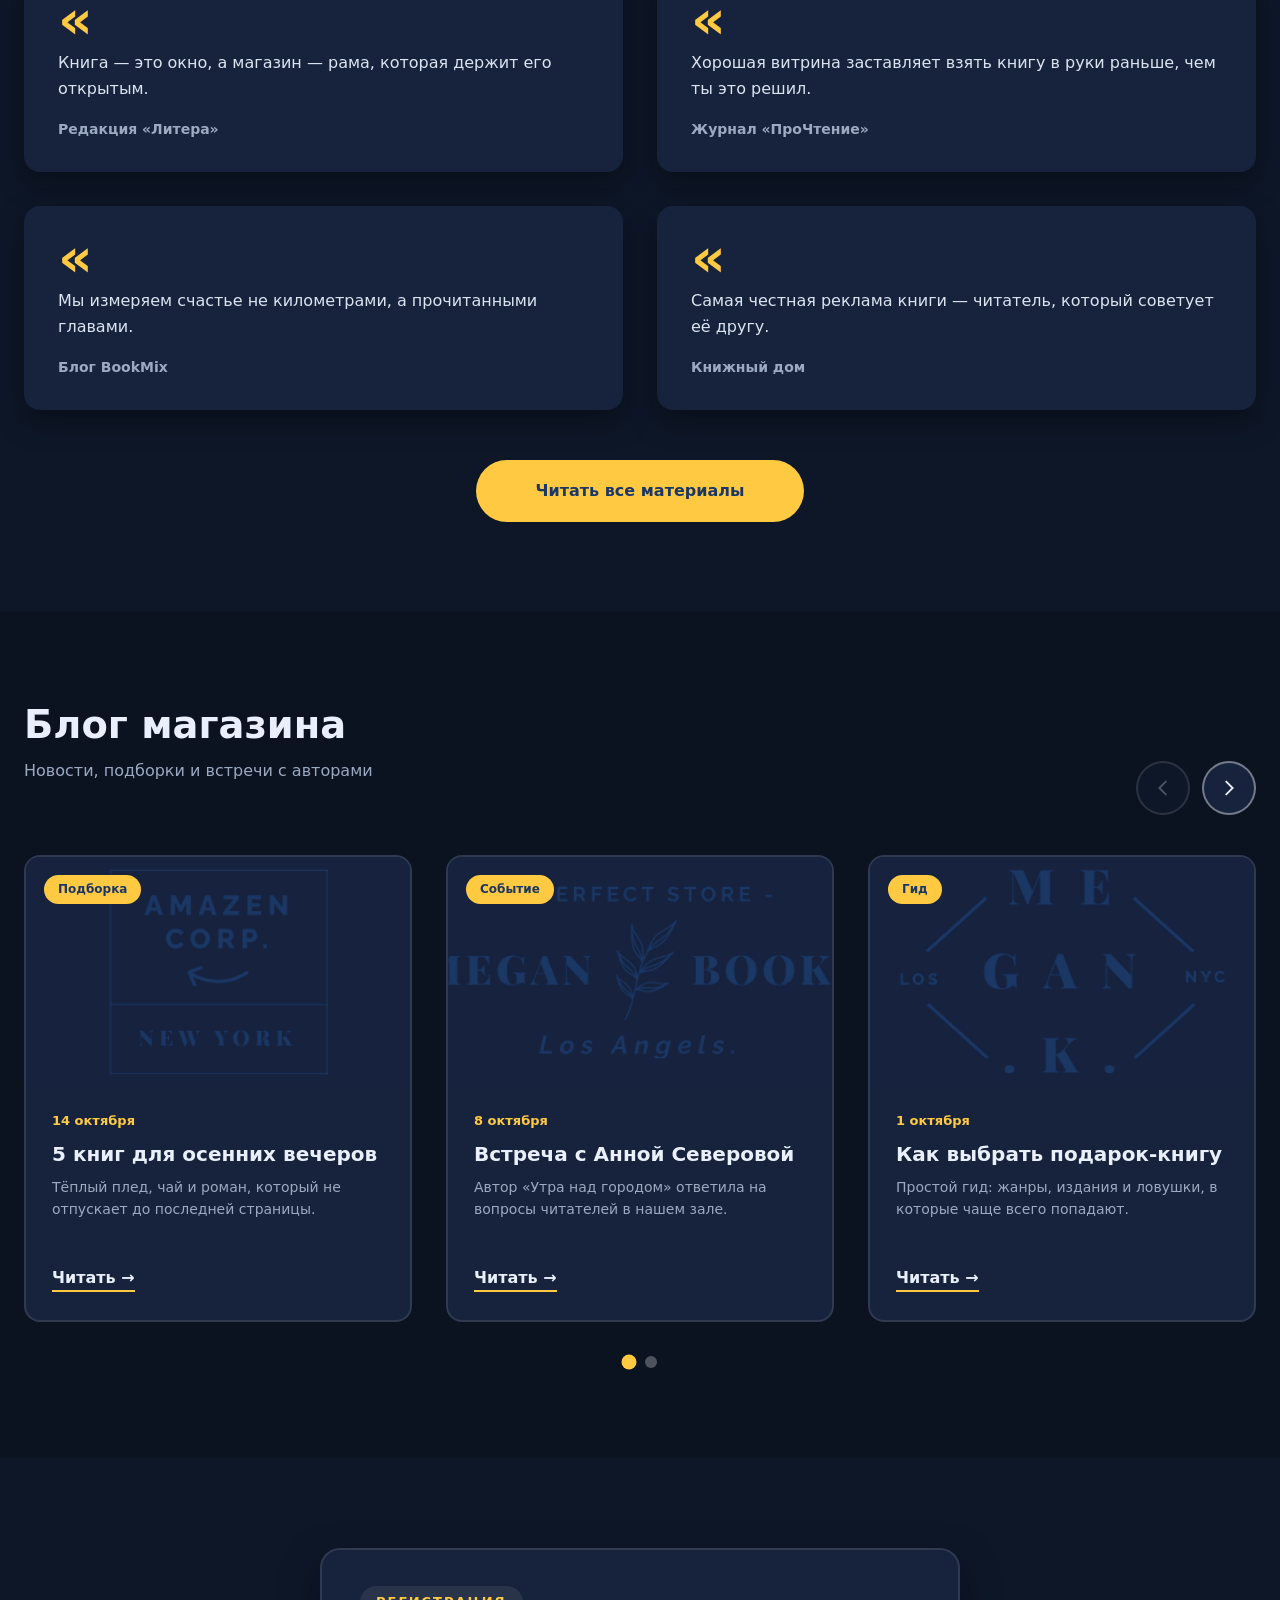
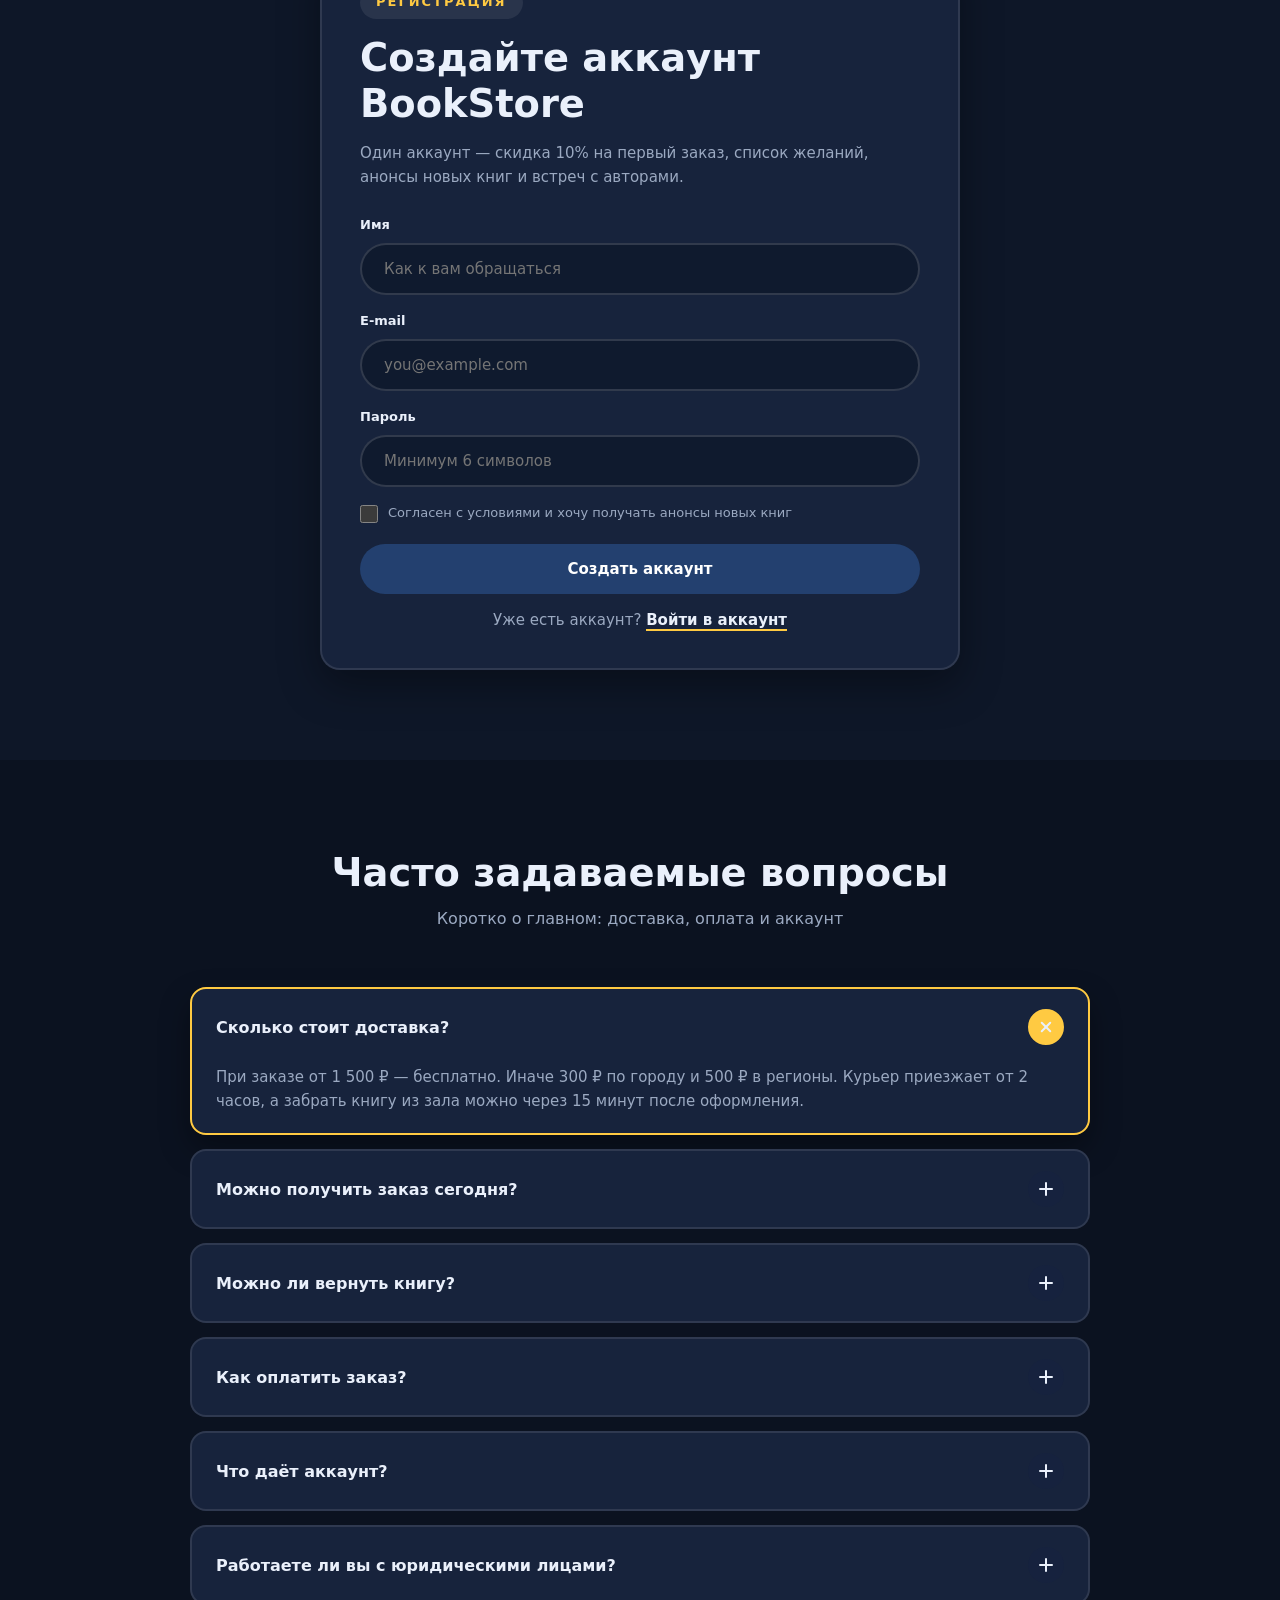
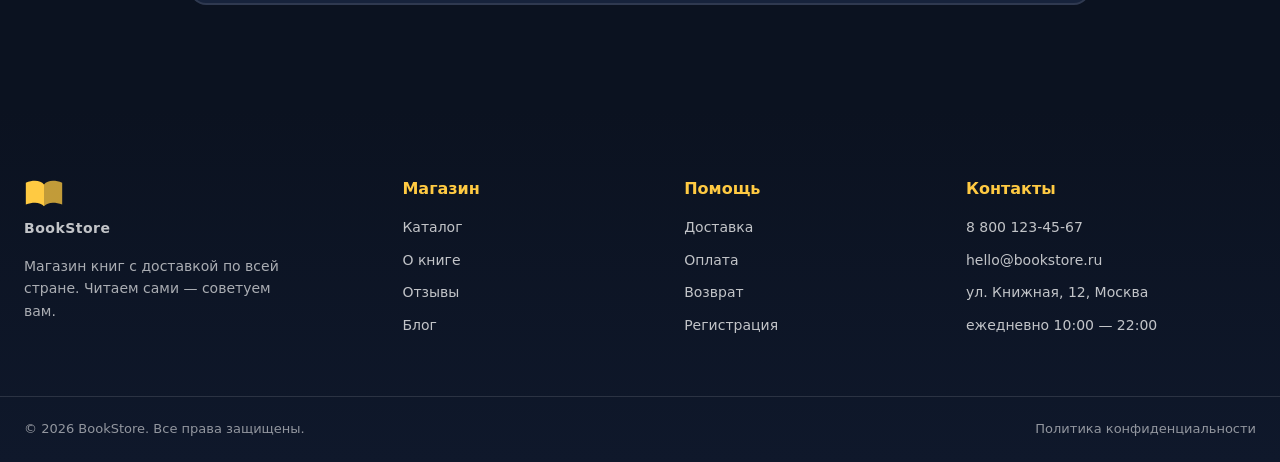
<file: bookstore-landing/dark.html>
﻿<!DOCTYPE html>
<html lang="ru">
<head>
  <meta charset="UTF-8">
  <meta name="viewport" content="width=device-width, initial-scale=1.0">
  <title>BookStore — витрина книжного магазина</title>
  <link rel="icon" type="image/svg+xml" href="img/favicon.svg">
  <link rel="apple-touch-icon" href="img/favicon.svg">
  <meta name="theme-color" content="#1B3764">
  <script>
    (function () {
      try {
        var saved = localStorage.getItem("bookstore-theme");
        var dark = saved
          ? saved === "dark"
          : !!(window.matchMedia && window.matchMedia("(prefers-color-scheme: dark)").matches);
        document.documentElement.setAttribute("data-theme", dark ? "dark" : "light");
      } catch (e) {
        document.documentElement.setAttribute("data-theme", "light");
      }
    })();
  </script>
  <link rel="stylesheet" href="style.css">
<script>document.documentElement.setAttribute("data-theme","dark");</script></head>
<body>
  <a class="skip-link" href="#books">К разделам</a>

  <!-- ХЕДЕР + ГЕРОЙ -->
  <header class="hero">
    <div class="container nav">
      <a class="logo" href="#" aria-label="BookStore — на главную">
        <svg viewBox="0 0 44 34" width="44" height="34" aria-hidden="true">
          <path d="M2 4c8-3 16-3 20 2v24c-4-5-12-5-20-2V4z" fill="#FFCA42"/>
          <path d="M42 4c-8-3-16-3-20 2v24c4-5 12-5 20-2V4z" fill="#FFCA42" opacity=".75"/>
        </svg>
        <span>BookStore</span>
      </a>

      <nav class="menu" id="site-menu">
        <a href="#books">Книги</a>
        <a href="#about">О книге</a>
        <a href="#reviews">Отзывы</a>
        <a href="#blog">Блог</a>
        <a href="#contacts">Контакты</a>
        <button type="button" class="btn btn-yellow menu-register" data-open-register>Регистрация</button>
      </nav>

      <div class="nav-actions">
        <button type="button" class="theme-toggle" data-theme-toggle aria-label="Включить тёмную тему" aria-pressed="false" title="Сменить тему">
          <svg class="theme-icon theme-icon-moon" viewBox="0 0 24 24" width="20" height="20" aria-hidden="true">
            <path d="M20.2 14.6A8.6 8.6 0 0 1 9.4 3.8a8.6 8.6 0 1 0 10.8 10.8z" fill="currentColor"/>
          </svg>
          <svg class="theme-icon theme-icon-sun" viewBox="0 0 24 24" width="20" height="20" aria-hidden="true">
            <circle cx="12" cy="12" r="4.2" fill="currentColor"/>
            <g stroke="currentColor" stroke-width="2" stroke-linecap="round">
              <path d="M12 2.6v2.1M12 19.3v2.1M2.6 12h2.1M19.3 12h2.1M5.4 5.4l1.5 1.5M17.1 17.1l1.5 1.5M18.6 5.4l-1.5 1.5M6.9 17.1l-1.5 1.5"/>
            </g>
          </svg>
        </button>
        <button type="button" class="btn btn-yellow" data-open-register>Регистрация</button>
        <button type="button" class="menu-toggle" data-menu-toggle aria-expanded="false" aria-controls="site-menu" aria-label="Открыть меню">
          <span></span><span></span><span></span>
        </button>
      </div>
    </div>

    <div class="container hero-inner">
      <div class="hero-text">
        <p class="hero-kicker">Добро Пожаловать!</p>
        <h1>Читайте лучшие книги <span class="accent">вместе с нами</span></h1>
        <span class="underline"></span>
        <p class="hero-lead">
          Свежие бестселлеры, классика и редкие издания с быстрой доставкой
          по всей стране. Регистрация за минуту — скидка 10% на первый заказ.
        </p>
        <div class="hero-actions">
          <a href="#books" class="btn btn-yellow">Смотреть актуальное</a>
          <a href="#about" class="btn btn-ghost">Узнать больше</a>
        </div>

        <ul class="hero-features">
          <li>
            <span class="icon">
              <svg viewBox="0 0 24 24" width="22" height="22"><path d="M3 7h11v8H3zM14 10h4l3 3v2h-7z" fill="none" stroke="#FFCA42" stroke-width="2"/><circle cx="7" cy="17" r="2" fill="#FFCA42"/><circle cx="17.5" cy="17" r="2" fill="#FFCA42"/></svg>
            </span>
            <div><strong>Бесплатная доставка</strong><small>при заказе от 1500 ₽</small></div>
          </li>
          <li>
            <span class="icon">
              <svg viewBox="0 0 24 24" width="22" height="22"><path d="M4 12a8 8 0 1 1 2.3 5.7" fill="none" stroke="#FFCA42" stroke-width="2"/><path d="M4 7v5h5" fill="none" stroke="#FFCA42" stroke-width="2"/></svg>
            </span>
            <div><strong>Возврат 14 дней</strong><small>без лишних вопросов</small></div>
          </li>
          <li>
            <span class="icon">
              <svg viewBox="0 0 24 24" width="22" height="22"><path d="M12 3l2.6 5.6 6 .8-4.4 4.2 1.1 6-5.3-3-5.3 3 1.1-6L3.4 9.4l6-.8z" fill="none" stroke="#FFCA42" stroke-width="2"/></svg>
            </span>
            <div><strong>Только лучшие книги</strong><small>редакционный выбор</small></div>
          </li>
        </ul>
      </div>

      <div class="hero-image">
        <img src="img/img1.png" alt="Книга месяца">
        <div class="hero-badge">
          <span>−20%</span>
          на первый заказ
        </div>
      </div>
    </div>
  </header>

  <!-- ПРЕВЬЮ КНИГ -->
  <section class="books" id="books">
    <div class="container">
      <div class="section-head">
        <h2>Книги недели</h2>
        <p>Два издания, которые выбирают чаще всего</p>
      </div>

      <div class="book-grid">
        <article class="book-card">
          <div class="book-cover"><img src="img/img2.png" alt="Обложка книги"></div>
          <div class="book-info">
            <span class="tag">Бестселлер</span>
            <h3>Утро над городом</h3>
            <p>Роман о людях, которые не боятся начинать заново. Тёплая история для долгих вечеров.</p>
            <div class="price-row">
              <span class="price">890 ₽</span>
              <span class="old">1 190 ₽</span>
            </div>
            <a href="#contacts" class="btn btn-yellow">В корзину</a>
          </div>
        </article>

        <article class="book-card">
          <div class="book-cover"><img src="img/img3.png" alt="Обложка книги"></div>
          <div class="book-info">
            <span class="tag">Новинка</span>
            <h3>Письма с севера</h3>
            <p>Сборник рассказов о путешествиях, письмах и дороге домой. Издание с тиснением на обложке.</p>
            <div class="price-row">
              <span class="price">750 ₽</span>
              <span class="old">990 ₽</span>
            </div>
            <a href="#contacts" class="btn btn-yellow">В корзину</a>
          </div>
        </article>

        <article class="book-card book-extra">
          <div class="book-cover"><img src="img/img15.jpeg" alt="Обложка книги"></div>
          <div class="book-info">
            <span class="tag">Выбор редакции</span>
            <h3>Дом на краю лета</h3>
            <p>Семейная сага о трёх поколениях и доме, который помнит всех, кто в нём жил.</p>
            <div class="price-row">
              <span class="price">690 ₽</span>
              <span class="old">890 ₽</span>
            </div>
            <a href="#contacts" class="btn btn-yellow">В корзину</a>
          </div>
        </article>

        <article class="book-card book-extra">
          <div class="book-cover"><img src="img/img16.jpeg" alt="Обложка книги"></div>
          <div class="book-info">
            <span class="tag">Популярное</span>
            <h3>Там, где тихо</h3>
            <p>Роман о городе, в котором однажды выключили весь шум, и люди наконец услышали друг друга.</p>
            <div class="price-row">
              <span class="price">820 ₽</span>
              <span class="old">1 050 ₽</span>
            </div>
            <a href="#contacts" class="btn btn-yellow">В корзину</a>
          </div>
        </article>
      </div>

      <div class="books-cta">
        <button type="button" class="btn btn-yellow" data-catalog-toggle aria-expanded="false">Раскрыть</button>
      </div>
    </div>
  </section>

  <!-- О КНИГЕ -->
  <section class="about" id="about">
    <div class="container about-inner">
      <div class="about-image">
        <img src="img/img4.jpeg" alt="Книга на столе">
      </div>
      <div class="about-text">
        <span class="eyebrow">О книге</span>
        <h2>История, которую хочется перечитывать</h2>
        <p>
          «Утро над городом» — это роман о переменах: о том, как один quyếtительный
          день меняет жизнь целого квартала. Автор собирал истории горожан целый год
          и превратил их в одну большую семейную сагу.
        </p>
        <ul class="check-list">
          <li>480 страниц на мелованной бумаге</li>
          <li>Твёрдый переплёт с золотым тиснением</li>
          <li>Книжная закладка в комплекте</li>
        </ul>

        <div class="author-card">
          <img src="img/img5.jpeg" alt="Портрет автора">
          <div>
            <strong>Анна Северова</strong>
            <small>Автор бестселлера</small>
          </div>
          <a href="#books" class="btn btn-yellow btn-sm">Книги автора</a>
        </div>
      </div>
    </div>
  </section>

  <!-- ПАРТНЁРЫ -->
  <section class="partners" id="partners">
    <div class="container">
      <div class="section-head">
        <h2>Наши партнёры</h2>
        <p>Издательства, сервисы и службы, вместе с которыми мы работаем</p>
      </div>

      <div class="partner-grid">
        <article class="partner-card">
          <div class="partner-info">
            <strong>Литера</strong>
            <small>издательство</small>
          </div>
        </article>

        <article class="partner-card">
          <div class="partner-info">
            <strong>ПроЧтение</strong>
            <small>сервис рекомендаций</small>
          </div>
        </article>

        <article class="partner-card">
          <div class="partner-info">
            <strong>Книжный дом</strong>
            <small>сеть магазинов</small>
          </div>
        </article>

        <article class="partner-card">
          <div class="partner-info">
            <strong>BookMix</strong>
            <small>аудиокниги</small>
          </div>
        </article>

        <article class="partner-card">
          <div class="partner-info">
            <strong>СДЭК</strong>
            <small>служба доставки</small>
          </div>
        </article>

        <article class="partner-card">
          <div class="partner-info">
            <strong>ЮKassa</strong>
            <small>приём платежей</small>
          </div>
        </article>
      </div>

      <p class="partners-note">
        Хотите стать партнёром магазина? Напишите нам —
        <a href="mailto:partners@bookstore.ru">partners@bookstore.ru</a>
      </p>
    </div>
  </section>

  <!-- ДОСТАВКА: КНИГА УЖЕ СЕГОДНЯ -->
  <section class="author" id="delivery">
    <div class="container author-inner">
      <div class="author-text">
        <span class="accent-line"></span>
        <h2>Получите книгу уже сегодня</h2>
        <p>
          Оформили заказ до 16:00 — и читаете в тот же день: курьер по городу приезжает
          от 2 часов, а забрать книгу из нашего зала можно уже через 15 минут.
        </p>
        <div class="author-stats">
          <div><strong>2 ч</strong><span>доставка по городу</span></div>
          <div><strong>15 мин</strong><span>самовывоз из зала</span></div>
          <div><strong>0 ₽</strong><span>от 1500 ₽</span></div>
        </div>
        <a href="#books" class="btn btn-yellow">Оформить заказ</a>
      </div>
      <div class="author-photo">
        <img src="img/img10.png" alt="Курьер с заказом книги">
      </div>
    </div>
  </section>

  <!-- ОТЗЫВЫ -->
  <section class="reviews" id="reviews">
    <div class="container reviews-inner">
      <div class="reviews-cards">
        <div class="section-head left">
          <h2>Что говорят читатели</h2>
          <p>Отзывы покупателей магазина</p>
        </div>

        <article class="review">
          <div class="review-top">
            <img src="img/img12.jpeg" alt="" class="avatar">
            <div><strong>Мария К.</strong><small>12 сентября</small></div>
            <span class="stars">★★★★★</span>
          </div>
          <p>Заказала три книги — пришли за два дня, всё упаковано идеально. Отдельное спасибо за рукописную открытку!</p>
        </article>

        <article class="review">
          <div class="review-top">
            <img src="img/img13.jpeg" alt="" class="avatar">
            <div><strong>Дмитрий Л.</strong><small>3 сентября</small></div>
            <span class="stars">★★★★★</span>
          </div>
          <p>Лучший магазин для подарков: всегда попадаете в вкус, а подборки составлены с душой.</p>
        </article>

        <article class="review is-extra">
          <div class="review-top">
            <span class="avatar avatar-text" aria-hidden="true">А</span>
            <div><strong>Анна С.</strong><small>27 августа</small></div>
            <span class="stars">★★★★★</span>
          </div>
          <p>Заказывала подарочный набор — упаковали как в бутике, ещё и ленту подобрали под обложку. Теперь покупаю только здесь.</p>
        </article>

        <article class="review is-extra">
          <div class="review-top">
            <span class="avatar avatar-text" aria-hidden="true">И</span>
            <div><strong>Игорь В.</strong><small>15 августа</small></div>
            <span class="stars">★★★★★</span>
          </div>
          <p>Понравилось, что в описании честно указали состояние книги. Пришло даже лучше, чем ожидал. Доставка — ровно в обещанное время.</p>
        </article>

        <article class="review is-extra">
          <div class="review-top">
            <span class="avatar avatar-text" aria-hidden="true">Е</span>
            <div><strong>Елена М.</strong><small>2 августа</small></div>
            <span class="stars">★★★★☆</span>
          </div>
          <p>Книга пришла быстро, но коробка была слегка помята. Внутри всё в порядке — поддержка ответила за пару минут и извинилась.</p>
        </article>

        <article class="review is-extra">
          <div class="review-top">
            <span class="avatar avatar-text" aria-hidden="true">П</span>
            <div><strong>Павел Т.</strong><small>21 июля</small></div>
            <span class="stars">★★★★★</span>
          </div>
          <p>Взял трилогию по совету продавца в чате — попал в самое сердце. Отдельный плюс за закладку и открытку с цитатой.</p>
        </article>

        <div class="reviews-more">
          <button type="button" class="btn btn-yellow" data-reviews-next>Читать дальше</button>
        </div>
      </div>

      <div class="reviews-image">
        <img src="img/img11.jpeg" alt="Книга в руках читателя">
      </div>
    </div>
  </section>

  <!-- ЦИТАТЫ / СТАТЬИ -->
  <section class="quotes">
    <div class="container">
      <div class="section-head">
        <h2>Говорят о книгах</h2>
        <p>Цитаты и заметки из мира литературы</p>
      </div>

      <div class="quote-grid">
        <article class="quote-card">
          <span class="quote-mark">«</span>
          <p>Книга — это окно, а магазин — рама, которая держит его открытым.</p>
          <footer>Редакция «Литера»</footer>
        </article>
        <article class="quote-card">
          <span class="quote-mark">«</span>
          <p>Хорошая витрина заставляет взять книгу в руки раньше, чем ты это решил.</p>
          <footer>Журнал «ПроЧтение»</footer>
        </article>
        <article class="quote-card">
          <span class="quote-mark">«</span>
          <p>Мы измеряем счастье не километрами, а прочитанными главами.</p>
          <footer>Блог BookMix</footer>
        </article>
        <article class="quote-card">
          <span class="quote-mark">«</span>
          <p>Самая честная реклама книги — читатель, который советует её другу.</p>
          <footer>Книжный дом</footer>
        </article>
      </div>

      <div class="quotes-cta">
        <a href="#blog" class="btn btn-yellow btn-wide">Читать все материалы</a>
      </div>
    </div>
  </section>

  <!-- БЛОГ -->
  <section class="blog" id="blog">
    <div class="container">
      <div class="blog-head">
        <div class="section-head left">
          <h2>Блог магазина</h2>
          <p>Новости, подборки и встречи с авторами</p>
        </div>

        <div class="slider-nav">
          <button class="slider-arrow" type="button" data-prev aria-label="Предыдущая статья">
            <svg viewBox="0 0 24 24" width="22" height="22"><path d="M15 5l-7 7 7 7" fill="none" stroke="currentColor" stroke-width="2" stroke-linecap="round"/></svg>
          </button>
          <button class="slider-arrow" type="button" data-next aria-label="Следующая статья">
            <svg viewBox="0 0 24 24" width="22" height="22"><path d="M9 5l7 7-7 7" fill="none" stroke="currentColor" stroke-width="2" stroke-linecap="round"/></svg>
          </button>
        </div>
      </div>

      <div class="slider" data-slider>
        <div class="slider-track">
          <article class="post">
            <div class="post-media">
              <img src="img/img6.png" alt="Осенние книги">
              <span class="post-cat">Подборка</span>
            </div>
            <div class="post-body">
              <span class="post-date">14 октября</span>
              <h3>5 книг для осенних вечеров</h3>
              <p>Тёплый плед, чай и роман, который не отпускает до последней страницы.</p>
              <a href="#" class="post-link">Читать →</a>
            </div>
          </article>

          <article class="post">
            <div class="post-media">
              <img src="img/img7.png" alt="Встреча с автором">
              <span class="post-cat">Событие</span>
            </div>
            <div class="post-body">
              <span class="post-date">8 октября</span>
              <h3>Встреча с Анной Северовой</h3>
              <p>Автор «Утра над городом» ответила на вопросы читателей в нашем зале.</p>
              <a href="#" class="post-link">Читать →</a>
            </div>
          </article>

          <article class="post">
            <div class="post-media">
              <img src="img/img8.png" alt="Выбор книги в подарок">
              <span class="post-cat">Гид</span>
            </div>
            <div class="post-body">
              <span class="post-date">1 октября</span>
              <h3>Как выбрать подарок-книгу</h3>
              <p>Простой гид: жанры, издания и ловушки, в которые чаще всего попадают.</p>
              <a href="#" class="post-link">Читать →</a>
            </div>
          </article>

          <article class="post">
            <div class="post-media">
              <img src="img/img9.png" alt="Читальный зал магазина">
              <span class="post-cat">Магазин</span>
            </div>
            <div class="post-body">
              <span class="post-date">24 сентября</span>
              <h3>Как мы выбираем книги для полок</h3>
              <p>Рассказываем, кто и по каким критериям решает, что попадёт в зал.</p>
              <a href="#" class="post-link">Читать →</a>
            </div>
          </article>
        </div>
      </div>

      <div class="slider-dots" data-dots></div>
    </div>
  </section>

  <!-- РЕГИСТРАЦИЯ -->
  <section class="subscribe" id="register">
    <div class="container register-inner">
      <div class="register-card">
        <span class="eyebrow">Регистрация</span>
        <h2>Создайте аккаунт BookStore</h2>
        <p>Один аккаунт — скидка 10% на первый заказ, список желаний, анонсы новых книг и встреч с авторами.</p>

        <form class="register-form" onsubmit="return false;">
          <div class="field">
            <label for="reg-name">Имя</label>
            <input id="reg-name" type="text" placeholder="Как к вам обращаться" autocomplete="name" required>
          </div>

          <div class="field">
            <label for="reg-email">E-mail</label>
            <input id="reg-email" type="email" placeholder="you@example.com" autocomplete="email" required>
          </div>

          <div class="field">
            <label for="reg-pass">Пароль</label>
            <input id="reg-pass" type="password" placeholder="Минимум 6 символов" minlength="6" autocomplete="new-password" required>
          </div>

          <label class="checkbox">
            <input type="checkbox" required>
            <span>Согласен с условиями и хочу получать анонсы новых книг</span>
          </label>

          <button type="submit" class="btn btn-dark btn-full">Создать аккаунт</button>
        </form>

        <p class="register-foot">
          Уже есть аккаунт?
          <a href="#" data-open-login>Войти в аккаунт</a>
        </p>
      </div>
    </div>
  </section>

  <!-- ВОПРОСЫ И ОТВЕТЫ (аккордеон) -->
  <section class="faq-section" id="faq">
    <div class="container">
      <div class="section-head">
        <h2>Часто задаваемые вопросы</h2>
        <p>Коротко о главном: доставка, оплата и аккаунт</p>
      </div>

      <div class="accordion" data-accordion>
        <div class="acc-item open">
          <button class="acc-head" type="button" aria-expanded="true">
            <span>Сколько стоит доставка?</span>
            <span class="acc-icon" aria-hidden="true"></span>
          </button>
          <div class="acc-body">
            <div class="acc-body-inner">
              <p>При заказе от 1 500 ₽ — бесплатно. Иначе 300 ₽ по городу и 500 ₽ в регионы. Курьер приезжает от 2 часов, а забрать книгу из зала можно через 15 минут после оформления.</p>
            </div>
          </div>
        </div>

        <div class="acc-item">
          <button class="acc-head" type="button" aria-expanded="false">
            <span>Можно получить заказ сегодня?</span>
            <span class="acc-icon" aria-hidden="true"></span>
          </button>
          <div class="acc-body">
            <div class="acc-body-inner">
              <p>Да. Оформите заказ до 16:00 — и читаете его в тот же день: курьер приедет от 2 часов, самовывоз доступен через 15 минут.</p>
            </div>
          </div>
        </div>

        <div class="acc-item">
          <button class="acc-head" type="button" aria-expanded="false">
            <span>Можно ли вернуть книгу?</span>
            <span class="acc-icon" aria-hidden="true"></span>
          </button>
          <div class="acc-body">
            <div class="acc-body-inner">
              <p>Да, в течение 14 дней, если сохранён товарный вид и упаковка. Возврат денег — на тот же счёт, с которого была оплата, обычно за 1–3 рабочих дня.</p>
            </div>
          </div>
        </div>

        <div class="acc-item">
          <button class="acc-head" type="button" aria-expanded="false">
            <span>Как оплатить заказ?</span>
            <span class="acc-icon" aria-hidden="true"></span>
          </button>
          <div class="acc-body">
            <div class="acc-body-inner">
              <p>Картой онлайн, при получении курьеру или наличными в нашем книжном зале. Для компаний — оплата по счёту.</p>
            </div>
          </div>
        </div>

        <div class="acc-item">
          <button class="acc-head" type="button" aria-expanded="false">
            <span>Что даёт аккаунт?</span>
            <span class="acc-icon" aria-hidden="true"></span>
          </button>
          <div class="acc-body">
            <div class="acc-body-inner">
              <p>Скидку 10% на первый заказ, историю покупок, список желаний и ранний доступ к предзаказам новинок.</p>
            </div>
          </div>
        </div>

        <div class="acc-item">
          <button class="acc-head" type="button" aria-expanded="false">
            <span>Работаете ли вы с юридическими лицами?</span>
            <span class="acc-icon" aria-hidden="true"></span>
          </button>
          <div class="acc-body">
            <div class="acc-body-inner">
              <p>Да: выставляем счёт, закрываем договор поставки и отправляем книги по одному адресу — удобно для библиотек, школ и офисов.</p>
            </div>
          </div>
        </div>
      </div>
    </div>
  </section>

  <!-- ФУТЕР -->
  <footer class="footer">
    <div class="container footer-grid">
      <div class="footer-col brand">
        <a class="logo" href="#">
          <svg viewBox="0 0 44 34" width="40" height="31" aria-hidden="true">
            <path d="M2 4c8-3 16-3 20 2v24c-4-5-12-5-20-2V4z" fill="#FFCA42"/>
            <path d="M42 4c-8-3-16-3-20 2v24c4-5 12-5 20-2V4z" fill="#FFCA42" opacity=".75"/>
          </svg>
          <span>BookStore</span>
        </a>
        <p>Магазин книг с доставкой по всей стране. Читаем сами — советуем вам.</p>
      </div>

      <div class="footer-col">
        <h4>Магазин</h4>
        <a href="#books">Каталог</a>
        <a href="#about">О книге</a>
        <a href="#reviews">Отзывы</a>
        <a href="#blog">Блог</a>
      </div>

      <div class="footer-col">
        <h4>Помощь</h4>
        <a href="#contacts">Доставка</a>
        <a href="#contacts">Оплата</a>
        <a href="#contacts">Возврат</a>
        <a href="#register">Регистрация</a>
      </div>

      <div class="footer-col" id="contacts">
        <h4>Контакты</h4>
        <a href="tel:+78001234567">8 800 123-45-67</a>
        <a href="mailto:hello@bookstore.ru">hello@bookstore.ru</a>
        <span>ул. Книжная, 12, Москва</span>
        <span>ежедневно 10:00 — 22:00</span>
      </div>
    </div>

    <div class="footer-bottom">
      <div class="container">
        <span>© 2026 BookStore. Все права защищены.</span>
        <span>Политика конфиденциальности</span>
      </div>
    </div>
  </footer>

  <!-- МОДАЛЬНОЕ ОКНО РЕГИСТРАЦИИ -->
  <div class="modal" id="register-modal" hidden>
    <div class="modal-overlay" data-close-modal></div>

    <div class="modal-dialog" role="dialog" aria-modal="true" aria-labelledby="register-modal-title">
      <button type="button" class="modal-close" data-close-modal aria-label="Закрыть окно">
        <svg viewBox="0 0 24 24" width="20" height="20"><path d="M6 6l12 12M18 6L6 18" fill="none" stroke="currentColor" stroke-width="2" stroke-linecap="round"/></svg>
      </button>

      <span class="eyebrow">Регистрация</span>
      <h3 id="register-modal-title">Создайте аккаунт</h3>
      <p class="modal-lead">Скидка 10% на первый заказ, список желаний и анонсы новых книг — сразу после регистрации.</p>

      <form class="register-form" onsubmit="return false;">
        <div class="field">
          <label for="modal-name">Имя</label>
          <input id="modal-name" type="text" placeholder="Как к вам обращаться" autocomplete="name" required>
        </div>

        <div class="field">
          <label for="modal-email">E-mail</label>
          <input id="modal-email" type="email" placeholder="you@example.com" autocomplete="email" required>
        </div>

        <div class="field">
          <label for="modal-pass">Пароль</label>
          <input id="modal-pass" type="password" placeholder="Минимум 6 символов" minlength="6" autocomplete="new-password" required>
        </div>

        <label class="checkbox">
          <input type="checkbox" required>
          <span>Согласен с условиями и хочу получать анонсы новых книг</span>
        </label>

        <button type="submit" class="btn btn-yellow btn-full">Зарегистрироваться</button>
        <p class="modal-foot">Уже есть аккаунт? <a href="#" data-open-login>Войти</a></p>
      </form>
    </div>
  </div>

  <!-- МОДАЛЬНОЕ ОКНО ВХОДА -->
  <div class="modal" id="login-modal" hidden>
    <div class="modal-overlay" data-close-modal></div>

    <div class="modal-dialog" role="dialog" aria-modal="true" aria-labelledby="login-modal-title">
      <button type="button" class="modal-close" data-close-modal aria-label="Закрыть окно">
        <svg viewBox="0 0 24 24" width="20" height="20"><path d="M6 6l12 12M18 6L6 18" fill="none" stroke="currentColor" stroke-width="2" stroke-linecap="round"/></svg>
      </button>

      <span class="eyebrow">Вход</span>
      <h3 id="login-modal-title">С возвращением!</h3>
      <p class="modal-lead">Войдите, чтобы видеть список желаний, историю заказов и свои скидки.</p>

      <form class="register-form" onsubmit="return false;">
        <div class="field">
          <label for="login-email">E-mail</label>
          <input id="login-email" type="email" placeholder="you@example.com" autocomplete="email" required>
        </div>

        <div class="field">
          <label for="login-pass">Пароль</label>
          <input id="login-pass" type="password" placeholder="Ваш пароль" autocomplete="current-password" required>
        </div>

        <label class="checkbox">
          <input type="checkbox">
          <span>Запомнить меня на этом устройстве</span>
        </label>

        <button type="submit" class="btn btn-yellow btn-full">Войти</button>
        <p class="modal-foot">Нет аккаунта? <a href="#" data-open-register>Зарегистрироваться</a></p>
      </form>
    </div>
  </div>

  <script src="script.js"></script>

</body>
</html>
</file>
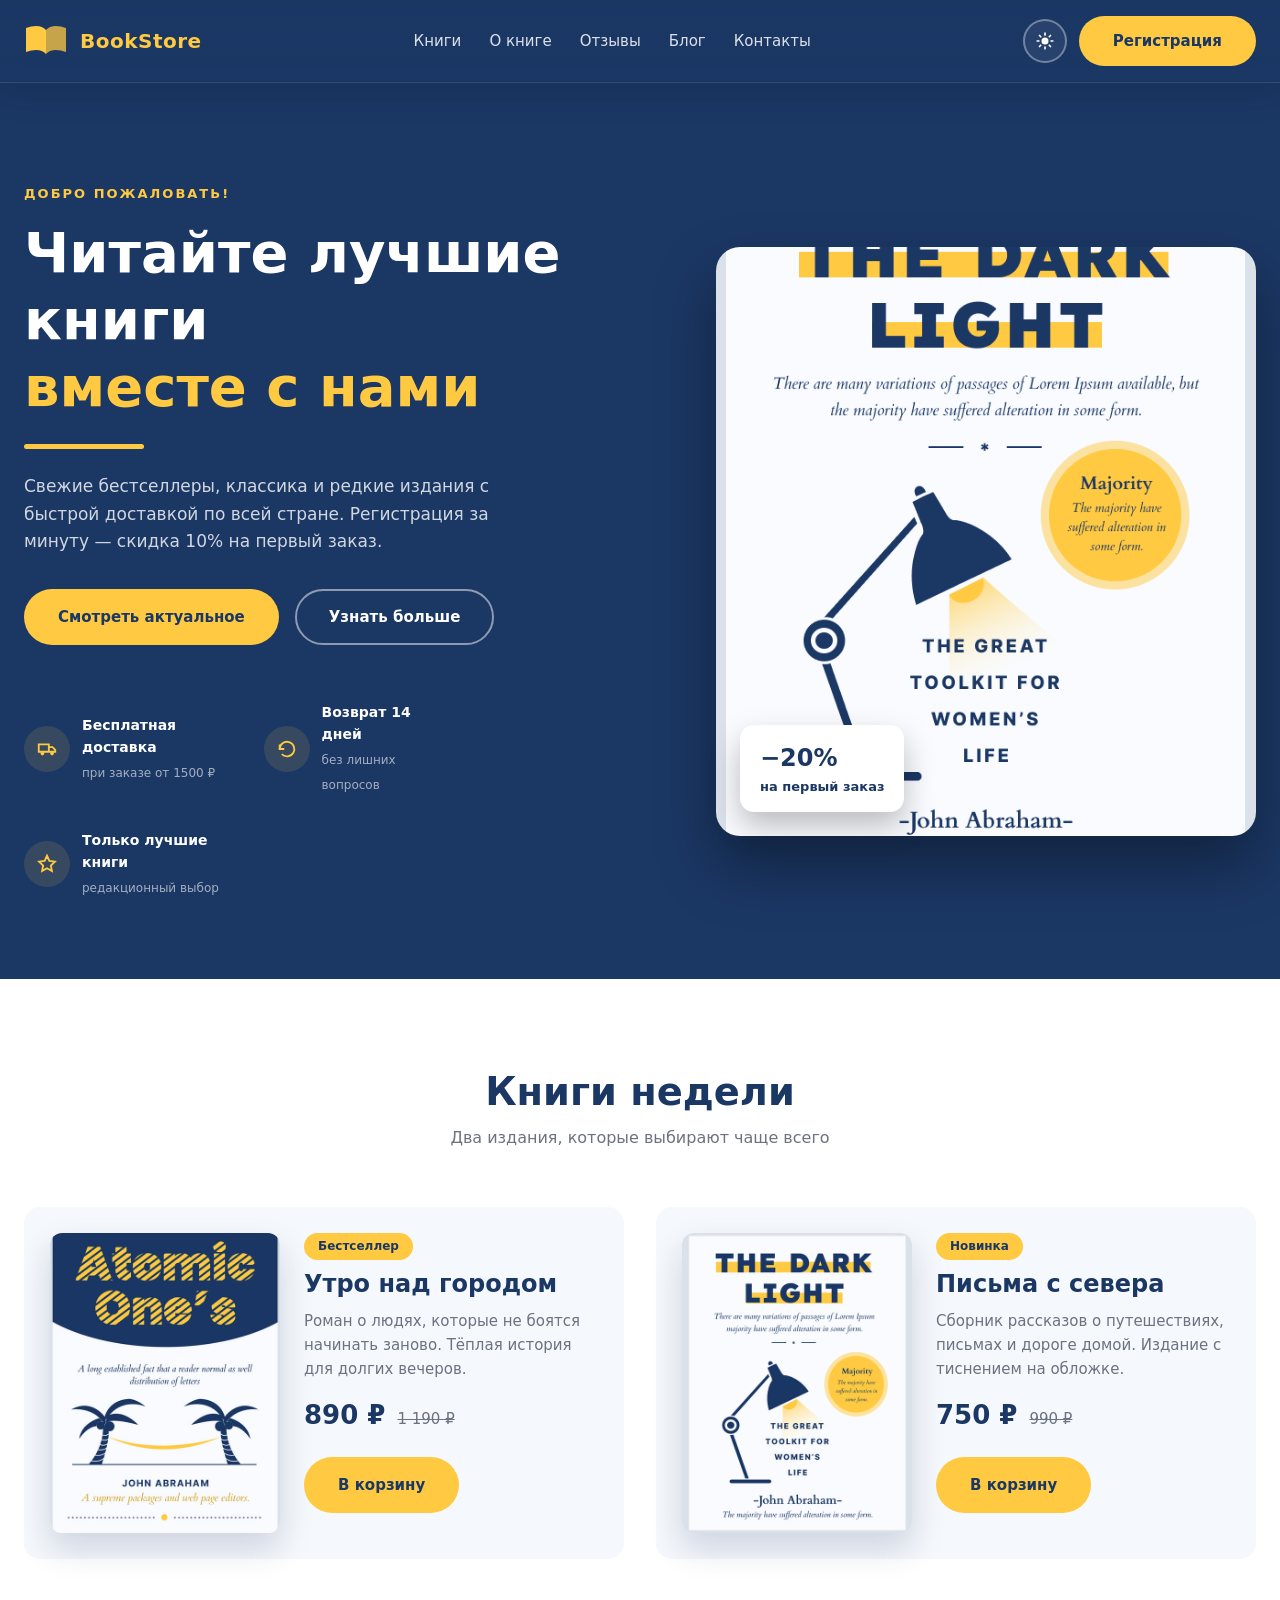
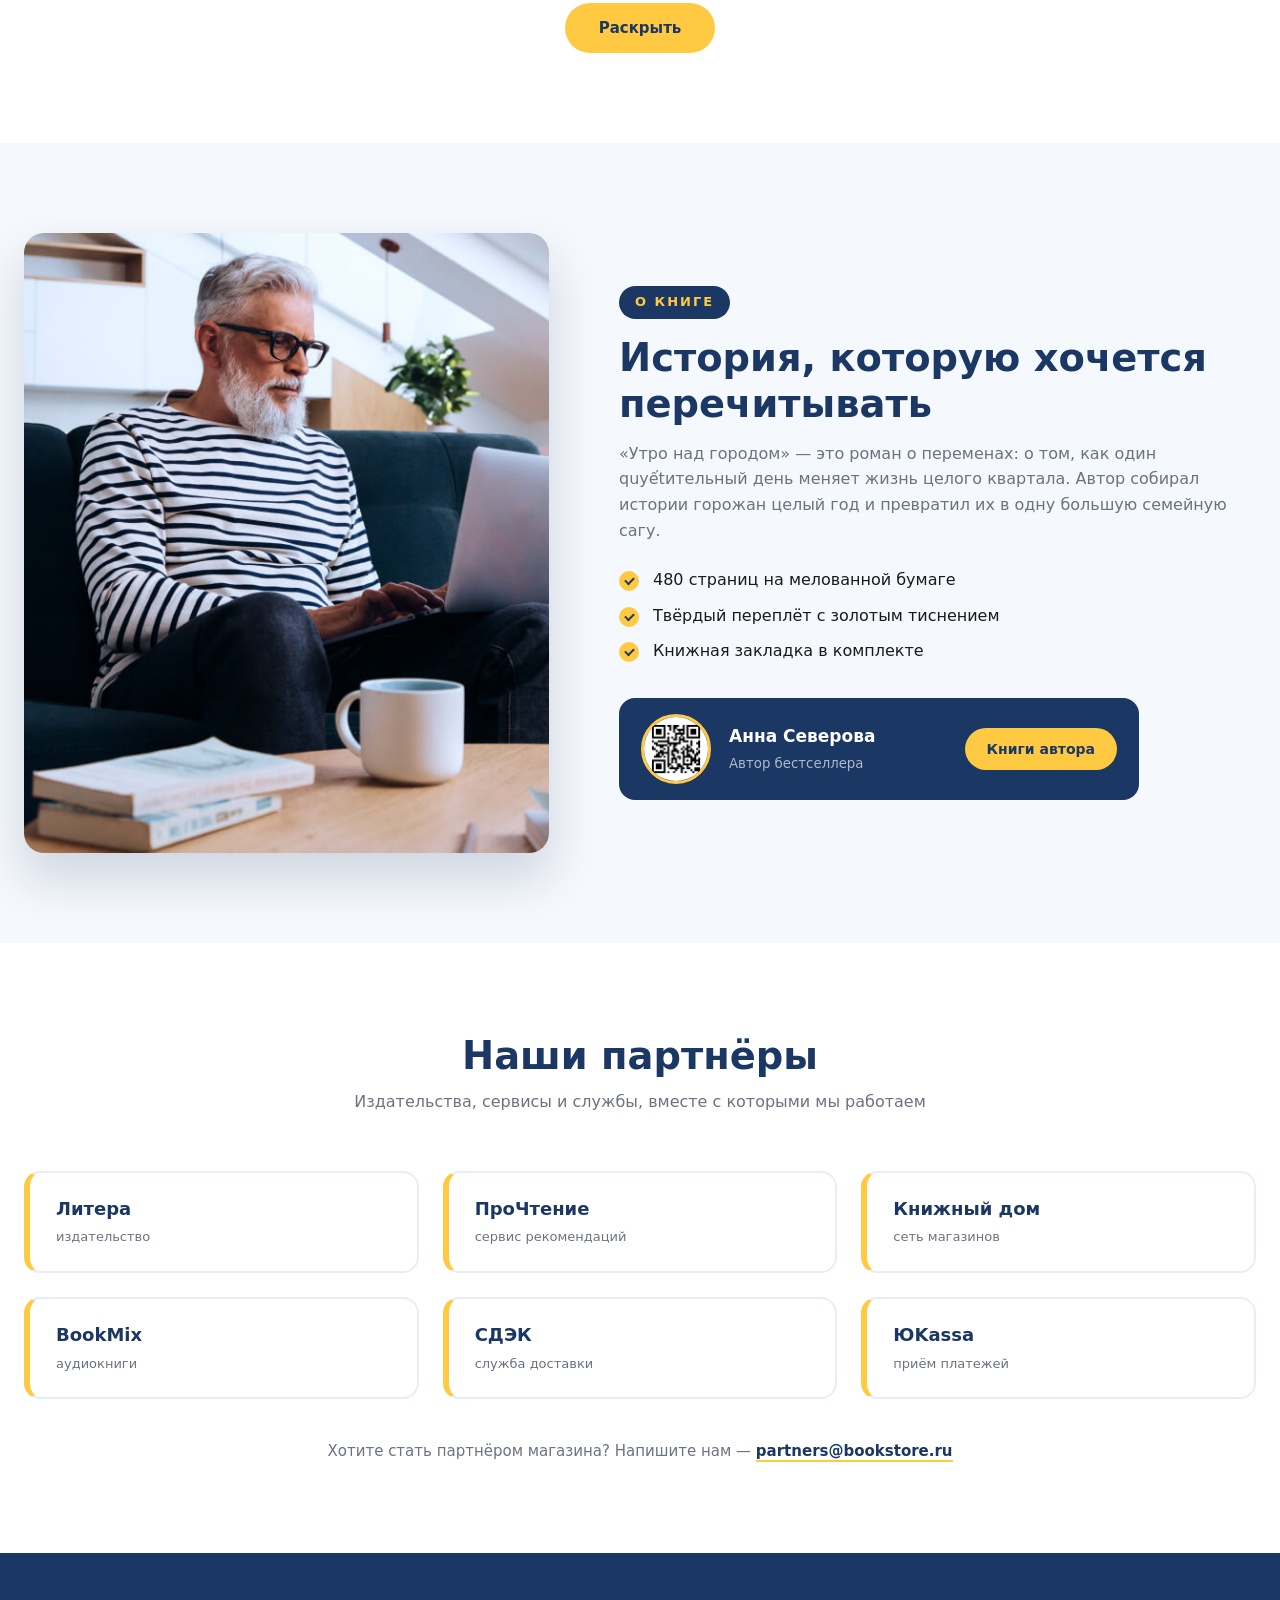
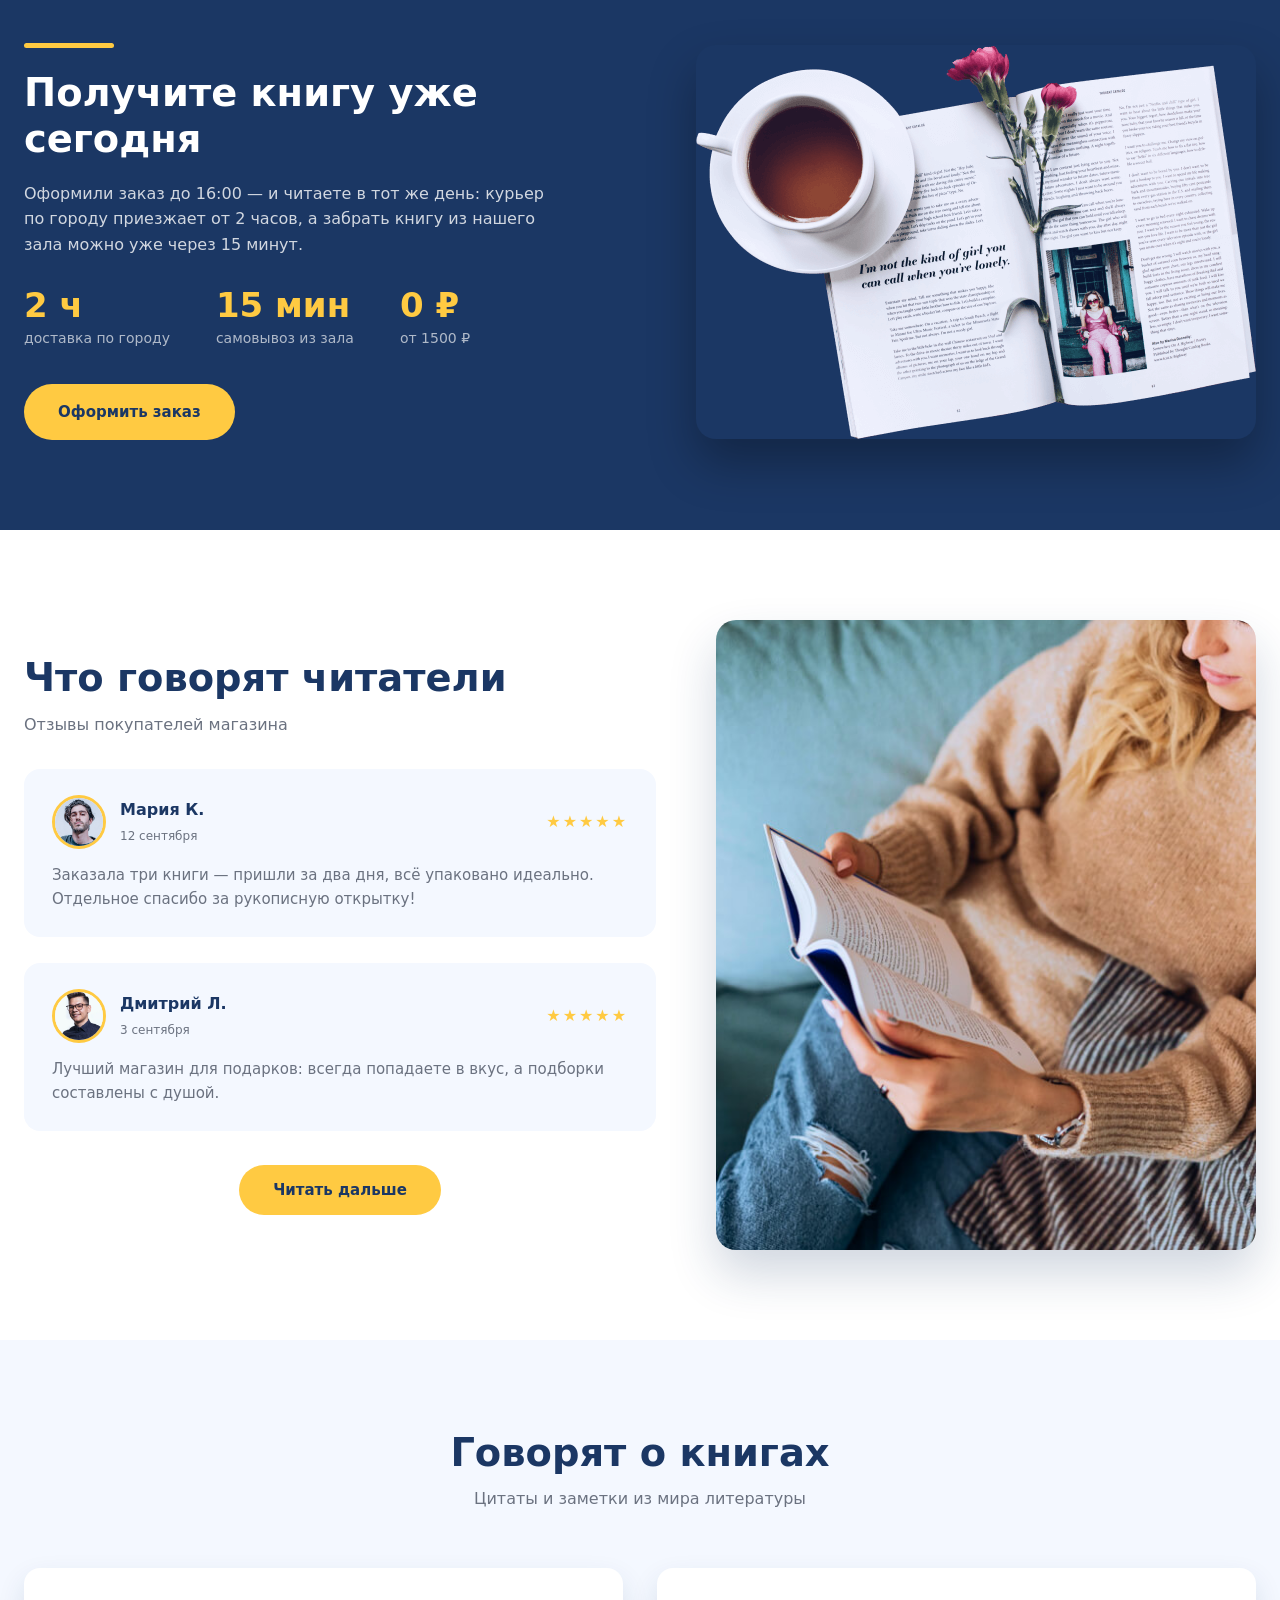
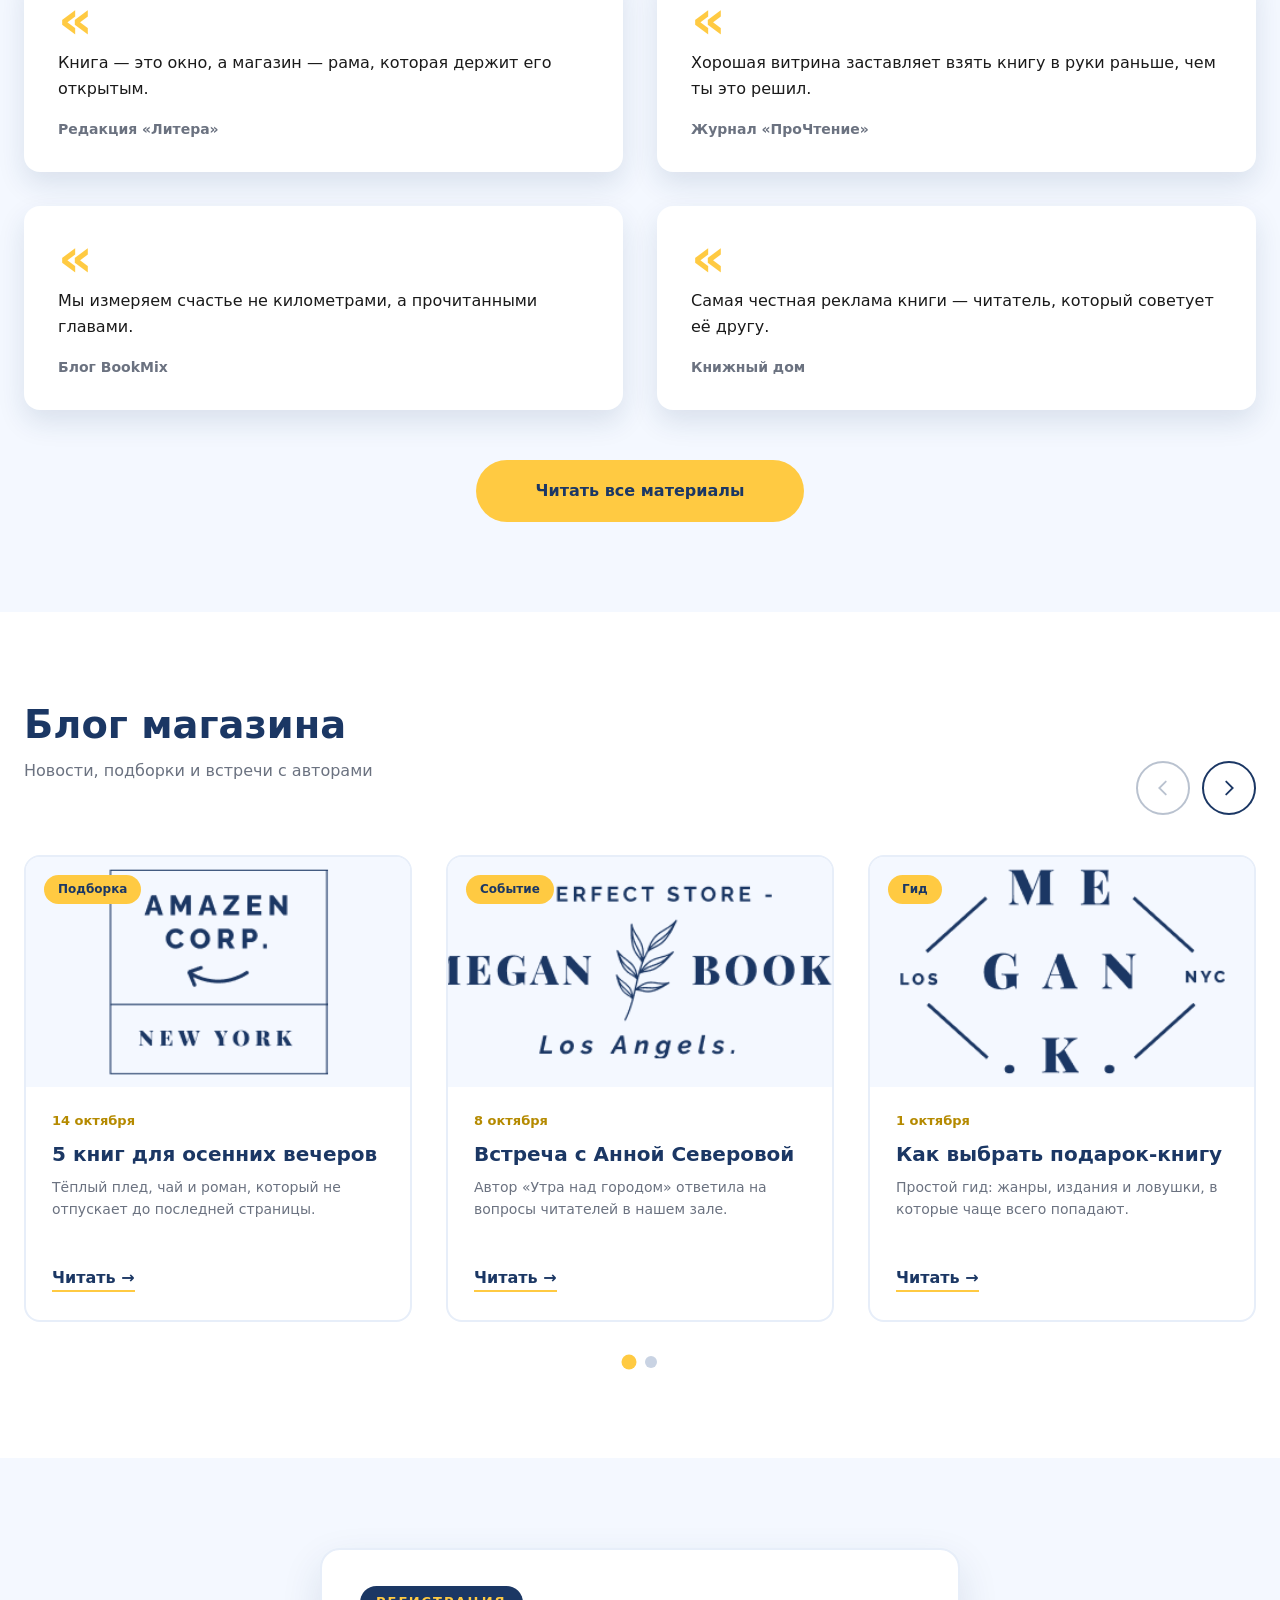
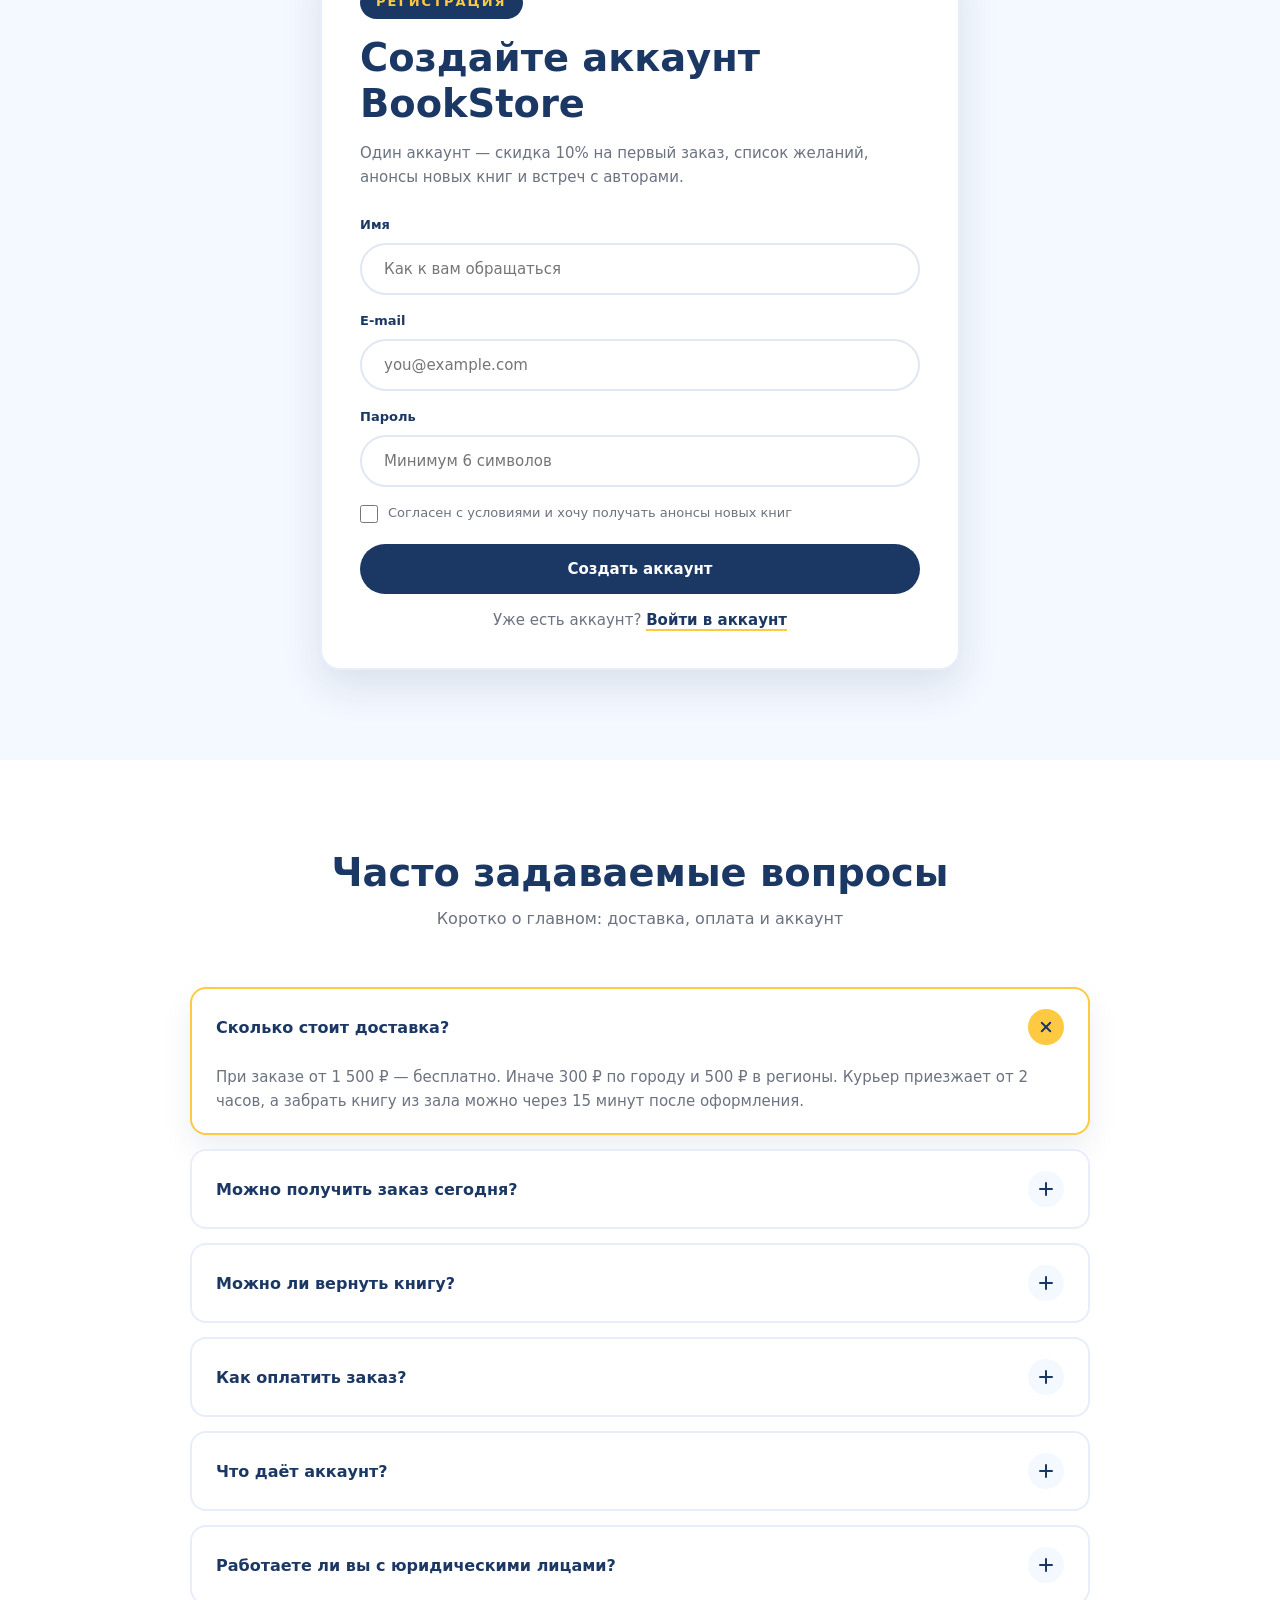
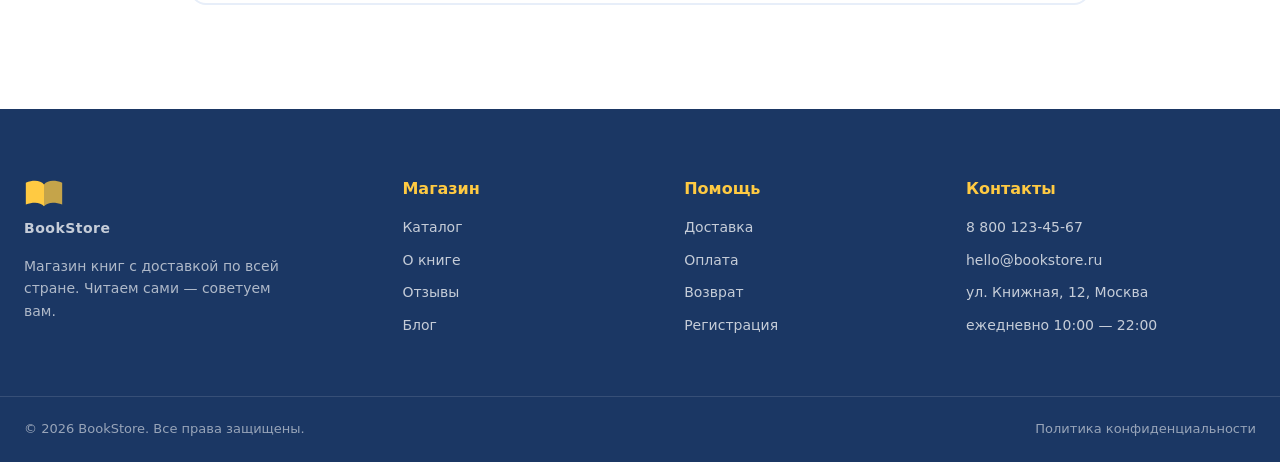
<file: bookstore-landing/light.html>
﻿<!DOCTYPE html>
<html lang="ru">
<head>
  <meta charset="UTF-8">
  <meta name="viewport" content="width=device-width, initial-scale=1.0">
  <title>BookStore — витрина книжного магазина</title>
  <link rel="icon" type="image/svg+xml" href="img/favicon.svg">
  <link rel="apple-touch-icon" href="img/favicon.svg">
  <meta name="theme-color" content="#1B3764">
  <script>
    (function () {
      try {
        var saved = localStorage.getItem("bookstore-theme");
        var dark = saved
          ? saved === "dark"
          : !!(window.matchMedia && window.matchMedia("(prefers-color-scheme: dark)").matches);
        document.documentElement.setAttribute("data-theme", dark ? "dark" : "light");
      } catch (e) {
        document.documentElement.setAttribute("data-theme", "light");
      }
    })();
  </script>
  <link rel="stylesheet" href="style.css">
<script>document.documentElement.setAttribute("data-theme","light");</script></head>
<body>
  <a class="skip-link" href="#books">К разделам</a>

  <!-- ХЕДЕР + ГЕРОЙ -->
  <header class="hero">
    <div class="container nav">
      <a class="logo" href="#" aria-label="BookStore — на главную">
        <svg viewBox="0 0 44 34" width="44" height="34" aria-hidden="true">
          <path d="M2 4c8-3 16-3 20 2v24c-4-5-12-5-20-2V4z" fill="#FFCA42"/>
          <path d="M42 4c-8-3-16-3-20 2v24c4-5 12-5 20-2V4z" fill="#FFCA42" opacity=".75"/>
        </svg>
        <span>BookStore</span>
      </a>

      <nav class="menu" id="site-menu">
        <a href="#books">Книги</a>
        <a href="#about">О книге</a>
        <a href="#reviews">Отзывы</a>
        <a href="#blog">Блог</a>
        <a href="#contacts">Контакты</a>
        <button type="button" class="btn btn-yellow menu-register" data-open-register>Регистрация</button>
      </nav>

      <div class="nav-actions">
        <button type="button" class="theme-toggle" data-theme-toggle aria-label="Включить тёмную тему" aria-pressed="false" title="Сменить тему">
          <svg class="theme-icon theme-icon-moon" viewBox="0 0 24 24" width="20" height="20" aria-hidden="true">
            <path d="M20.2 14.6A8.6 8.6 0 0 1 9.4 3.8a8.6 8.6 0 1 0 10.8 10.8z" fill="currentColor"/>
          </svg>
          <svg class="theme-icon theme-icon-sun" viewBox="0 0 24 24" width="20" height="20" aria-hidden="true">
            <circle cx="12" cy="12" r="4.2" fill="currentColor"/>
            <g stroke="currentColor" stroke-width="2" stroke-linecap="round">
              <path d="M12 2.6v2.1M12 19.3v2.1M2.6 12h2.1M19.3 12h2.1M5.4 5.4l1.5 1.5M17.1 17.1l1.5 1.5M18.6 5.4l-1.5 1.5M6.9 17.1l-1.5 1.5"/>
            </g>
          </svg>
        </button>
        <button type="button" class="btn btn-yellow" data-open-register>Регистрация</button>
        <button type="button" class="menu-toggle" data-menu-toggle aria-expanded="false" aria-controls="site-menu" aria-label="Открыть меню">
          <span></span><span></span><span></span>
        </button>
      </div>
    </div>

    <div class="container hero-inner">
      <div class="hero-text">
        <p class="hero-kicker">Добро Пожаловать!</p>
        <h1>Читайте лучшие книги <span class="accent">вместе с нами</span></h1>
        <span class="underline"></span>
        <p class="hero-lead">
          Свежие бестселлеры, классика и редкие издания с быстрой доставкой
          по всей стране. Регистрация за минуту — скидка 10% на первый заказ.
        </p>
        <div class="hero-actions">
          <a href="#books" class="btn btn-yellow">Смотреть актуальное</a>
          <a href="#about" class="btn btn-ghost">Узнать больше</a>
        </div>

        <ul class="hero-features">
          <li>
            <span class="icon">
              <svg viewBox="0 0 24 24" width="22" height="22"><path d="M3 7h11v8H3zM14 10h4l3 3v2h-7z" fill="none" stroke="#FFCA42" stroke-width="2"/><circle cx="7" cy="17" r="2" fill="#FFCA42"/><circle cx="17.5" cy="17" r="2" fill="#FFCA42"/></svg>
            </span>
            <div><strong>Бесплатная доставка</strong><small>при заказе от 1500 ₽</small></div>
          </li>
          <li>
            <span class="icon">
              <svg viewBox="0 0 24 24" width="22" height="22"><path d="M4 12a8 8 0 1 1 2.3 5.7" fill="none" stroke="#FFCA42" stroke-width="2"/><path d="M4 7v5h5" fill="none" stroke="#FFCA42" stroke-width="2"/></svg>
            </span>
            <div><strong>Возврат 14 дней</strong><small>без лишних вопросов</small></div>
          </li>
          <li>
            <span class="icon">
              <svg viewBox="0 0 24 24" width="22" height="22"><path d="M12 3l2.6 5.6 6 .8-4.4 4.2 1.1 6-5.3-3-5.3 3 1.1-6L3.4 9.4l6-.8z" fill="none" stroke="#FFCA42" stroke-width="2"/></svg>
            </span>
            <div><strong>Только лучшие книги</strong><small>редакционный выбор</small></div>
          </li>
        </ul>
      </div>

      <div class="hero-image">
        <img src="img/img1.png" alt="Книга месяца">
        <div class="hero-badge">
          <span>−20%</span>
          на первый заказ
        </div>
      </div>
    </div>
  </header>

  <!-- ПРЕВЬЮ КНИГ -->
  <section class="books" id="books">
    <div class="container">
      <div class="section-head">
        <h2>Книги недели</h2>
        <p>Два издания, которые выбирают чаще всего</p>
      </div>

      <div class="book-grid">
        <article class="book-card">
          <div class="book-cover"><img src="img/img2.png" alt="Обложка книги"></div>
          <div class="book-info">
            <span class="tag">Бестселлер</span>
            <h3>Утро над городом</h3>
            <p>Роман о людях, которые не боятся начинать заново. Тёплая история для долгих вечеров.</p>
            <div class="price-row">
              <span class="price">890 ₽</span>
              <span class="old">1 190 ₽</span>
            </div>
            <a href="#contacts" class="btn btn-yellow">В корзину</a>
          </div>
        </article>

        <article class="book-card">
          <div class="book-cover"><img src="img/img3.png" alt="Обложка книги"></div>
          <div class="book-info">
            <span class="tag">Новинка</span>
            <h3>Письма с севера</h3>
            <p>Сборник рассказов о путешествиях, письмах и дороге домой. Издание с тиснением на обложке.</p>
            <div class="price-row">
              <span class="price">750 ₽</span>
              <span class="old">990 ₽</span>
            </div>
            <a href="#contacts" class="btn btn-yellow">В корзину</a>
          </div>
        </article>

        <article class="book-card book-extra">
          <div class="book-cover"><img src="img/img15.jpeg" alt="Обложка книги"></div>
          <div class="book-info">
            <span class="tag">Выбор редакции</span>
            <h3>Дом на краю лета</h3>
            <p>Семейная сага о трёх поколениях и доме, который помнит всех, кто в нём жил.</p>
            <div class="price-row">
              <span class="price">690 ₽</span>
              <span class="old">890 ₽</span>
            </div>
            <a href="#contacts" class="btn btn-yellow">В корзину</a>
          </div>
        </article>

        <article class="book-card book-extra">
          <div class="book-cover"><img src="img/img16.jpeg" alt="Обложка книги"></div>
          <div class="book-info">
            <span class="tag">Популярное</span>
            <h3>Там, где тихо</h3>
            <p>Роман о городе, в котором однажды выключили весь шум, и люди наконец услышали друг друга.</p>
            <div class="price-row">
              <span class="price">820 ₽</span>
              <span class="old">1 050 ₽</span>
            </div>
            <a href="#contacts" class="btn btn-yellow">В корзину</a>
          </div>
        </article>
      </div>

      <div class="books-cta">
        <button type="button" class="btn btn-yellow" data-catalog-toggle aria-expanded="false">Раскрыть</button>
      </div>
    </div>
  </section>

  <!-- О КНИГЕ -->
  <section class="about" id="about">
    <div class="container about-inner">
      <div class="about-image">
        <img src="img/img4.jpeg" alt="Книга на столе">
      </div>
      <div class="about-text">
        <span class="eyebrow">О книге</span>
        <h2>История, которую хочется перечитывать</h2>
        <p>
          «Утро над городом» — это роман о переменах: о том, как один quyếtительный
          день меняет жизнь целого квартала. Автор собирал истории горожан целый год
          и превратил их в одну большую семейную сагу.
        </p>
        <ul class="check-list">
          <li>480 страниц на мелованной бумаге</li>
          <li>Твёрдый переплёт с золотым тиснением</li>
          <li>Книжная закладка в комплекте</li>
        </ul>

        <div class="author-card">
          <img src="img/img5.jpeg" alt="Портрет автора">
          <div>
            <strong>Анна Северова</strong>
            <small>Автор бестселлера</small>
          </div>
          <a href="#books" class="btn btn-yellow btn-sm">Книги автора</a>
        </div>
      </div>
    </div>
  </section>

  <!-- ПАРТНЁРЫ -->
  <section class="partners" id="partners">
    <div class="container">
      <div class="section-head">
        <h2>Наши партнёры</h2>
        <p>Издательства, сервисы и службы, вместе с которыми мы работаем</p>
      </div>

      <div class="partner-grid">
        <article class="partner-card">
          <div class="partner-info">
            <strong>Литера</strong>
            <small>издательство</small>
          </div>
        </article>

        <article class="partner-card">
          <div class="partner-info">
            <strong>ПроЧтение</strong>
            <small>сервис рекомендаций</small>
          </div>
        </article>

        <article class="partner-card">
          <div class="partner-info">
            <strong>Книжный дом</strong>
            <small>сеть магазинов</small>
          </div>
        </article>

        <article class="partner-card">
          <div class="partner-info">
            <strong>BookMix</strong>
            <small>аудиокниги</small>
          </div>
        </article>

        <article class="partner-card">
          <div class="partner-info">
            <strong>СДЭК</strong>
            <small>служба доставки</small>
          </div>
        </article>

        <article class="partner-card">
          <div class="partner-info">
            <strong>ЮKassa</strong>
            <small>приём платежей</small>
          </div>
        </article>
      </div>

      <p class="partners-note">
        Хотите стать партнёром магазина? Напишите нам —
        <a href="mailto:partners@bookstore.ru">partners@bookstore.ru</a>
      </p>
    </div>
  </section>

  <!-- ДОСТАВКА: КНИГА УЖЕ СЕГОДНЯ -->
  <section class="author" id="delivery">
    <div class="container author-inner">
      <div class="author-text">
        <span class="accent-line"></span>
        <h2>Получите книгу уже сегодня</h2>
        <p>
          Оформили заказ до 16:00 — и читаете в тот же день: курьер по городу приезжает
          от 2 часов, а забрать книгу из нашего зала можно уже через 15 минут.
        </p>
        <div class="author-stats">
          <div><strong>2 ч</strong><span>доставка по городу</span></div>
          <div><strong>15 мин</strong><span>самовывоз из зала</span></div>
          <div><strong>0 ₽</strong><span>от 1500 ₽</span></div>
        </div>
        <a href="#books" class="btn btn-yellow">Оформить заказ</a>
      </div>
      <div class="author-photo">
        <img src="img/img10.png" alt="Курьер с заказом книги">
      </div>
    </div>
  </section>

  <!-- ОТЗЫВЫ -->
  <section class="reviews" id="reviews">
    <div class="container reviews-inner">
      <div class="reviews-cards">
        <div class="section-head left">
          <h2>Что говорят читатели</h2>
          <p>Отзывы покупателей магазина</p>
        </div>

        <article class="review">
          <div class="review-top">
            <img src="img/img12.jpeg" alt="" class="avatar">
            <div><strong>Мария К.</strong><small>12 сентября</small></div>
            <span class="stars">★★★★★</span>
          </div>
          <p>Заказала три книги — пришли за два дня, всё упаковано идеально. Отдельное спасибо за рукописную открытку!</p>
        </article>

        <article class="review">
          <div class="review-top">
            <img src="img/img13.jpeg" alt="" class="avatar">
            <div><strong>Дмитрий Л.</strong><small>3 сентября</small></div>
            <span class="stars">★★★★★</span>
          </div>
          <p>Лучший магазин для подарков: всегда попадаете в вкус, а подборки составлены с душой.</p>
        </article>

        <article class="review is-extra">
          <div class="review-top">
            <span class="avatar avatar-text" aria-hidden="true">А</span>
            <div><strong>Анна С.</strong><small>27 августа</small></div>
            <span class="stars">★★★★★</span>
          </div>
          <p>Заказывала подарочный набор — упаковали как в бутике, ещё и ленту подобрали под обложку. Теперь покупаю только здесь.</p>
        </article>

        <article class="review is-extra">
          <div class="review-top">
            <span class="avatar avatar-text" aria-hidden="true">И</span>
            <div><strong>Игорь В.</strong><small>15 августа</small></div>
            <span class="stars">★★★★★</span>
          </div>
          <p>Понравилось, что в описании честно указали состояние книги. Пришло даже лучше, чем ожидал. Доставка — ровно в обещанное время.</p>
        </article>

        <article class="review is-extra">
          <div class="review-top">
            <span class="avatar avatar-text" aria-hidden="true">Е</span>
            <div><strong>Елена М.</strong><small>2 августа</small></div>
            <span class="stars">★★★★☆</span>
          </div>
          <p>Книга пришла быстро, но коробка была слегка помята. Внутри всё в порядке — поддержка ответила за пару минут и извинилась.</p>
        </article>

        <article class="review is-extra">
          <div class="review-top">
            <span class="avatar avatar-text" aria-hidden="true">П</span>
            <div><strong>Павел Т.</strong><small>21 июля</small></div>
            <span class="stars">★★★★★</span>
          </div>
          <p>Взял трилогию по совету продавца в чате — попал в самое сердце. Отдельный плюс за закладку и открытку с цитатой.</p>
        </article>

        <div class="reviews-more">
          <button type="button" class="btn btn-yellow" data-reviews-next>Читать дальше</button>
        </div>
      </div>

      <div class="reviews-image">
        <img src="img/img11.jpeg" alt="Книга в руках читателя">
      </div>
    </div>
  </section>

  <!-- ЦИТАТЫ / СТАТЬИ -->
  <section class="quotes">
    <div class="container">
      <div class="section-head">
        <h2>Говорят о книгах</h2>
        <p>Цитаты и заметки из мира литературы</p>
      </div>

      <div class="quote-grid">
        <article class="quote-card">
          <span class="quote-mark">«</span>
          <p>Книга — это окно, а магазин — рама, которая держит его открытым.</p>
          <footer>Редакция «Литера»</footer>
        </article>
        <article class="quote-card">
          <span class="quote-mark">«</span>
          <p>Хорошая витрина заставляет взять книгу в руки раньше, чем ты это решил.</p>
          <footer>Журнал «ПроЧтение»</footer>
        </article>
        <article class="quote-card">
          <span class="quote-mark">«</span>
          <p>Мы измеряем счастье не километрами, а прочитанными главами.</p>
          <footer>Блог BookMix</footer>
        </article>
        <article class="quote-card">
          <span class="quote-mark">«</span>
          <p>Самая честная реклама книги — читатель, который советует её другу.</p>
          <footer>Книжный дом</footer>
        </article>
      </div>

      <div class="quotes-cta">
        <a href="#blog" class="btn btn-yellow btn-wide">Читать все материалы</a>
      </div>
    </div>
  </section>

  <!-- БЛОГ -->
  <section class="blog" id="blog">
    <div class="container">
      <div class="blog-head">
        <div class="section-head left">
          <h2>Блог магазина</h2>
          <p>Новости, подборки и встречи с авторами</p>
        </div>

        <div class="slider-nav">
          <button class="slider-arrow" type="button" data-prev aria-label="Предыдущая статья">
            <svg viewBox="0 0 24 24" width="22" height="22"><path d="M15 5l-7 7 7 7" fill="none" stroke="currentColor" stroke-width="2" stroke-linecap="round"/></svg>
          </button>
          <button class="slider-arrow" type="button" data-next aria-label="Следующая статья">
            <svg viewBox="0 0 24 24" width="22" height="22"><path d="M9 5l7 7-7 7" fill="none" stroke="currentColor" stroke-width="2" stroke-linecap="round"/></svg>
          </button>
        </div>
      </div>

      <div class="slider" data-slider>
        <div class="slider-track">
          <article class="post">
            <div class="post-media">
              <img src="img/img6.png" alt="Осенние книги">
              <span class="post-cat">Подборка</span>
            </div>
            <div class="post-body">
              <span class="post-date">14 октября</span>
              <h3>5 книг для осенних вечеров</h3>
              <p>Тёплый плед, чай и роман, который не отпускает до последней страницы.</p>
              <a href="#" class="post-link">Читать →</a>
            </div>
          </article>

          <article class="post">
            <div class="post-media">
              <img src="img/img7.png" alt="Встреча с автором">
              <span class="post-cat">Событие</span>
            </div>
            <div class="post-body">
              <span class="post-date">8 октября</span>
              <h3>Встреча с Анной Северовой</h3>
              <p>Автор «Утра над городом» ответила на вопросы читателей в нашем зале.</p>
              <a href="#" class="post-link">Читать →</a>
            </div>
          </article>

          <article class="post">
            <div class="post-media">
              <img src="img/img8.png" alt="Выбор книги в подарок">
              <span class="post-cat">Гид</span>
            </div>
            <div class="post-body">
              <span class="post-date">1 октября</span>
              <h3>Как выбрать подарок-книгу</h3>
              <p>Простой гид: жанры, издания и ловушки, в которые чаще всего попадают.</p>
              <a href="#" class="post-link">Читать →</a>
            </div>
          </article>

          <article class="post">
            <div class="post-media">
              <img src="img/img9.png" alt="Читальный зал магазина">
              <span class="post-cat">Магазин</span>
            </div>
            <div class="post-body">
              <span class="post-date">24 сентября</span>
              <h3>Как мы выбираем книги для полок</h3>
              <p>Рассказываем, кто и по каким критериям решает, что попадёт в зал.</p>
              <a href="#" class="post-link">Читать →</a>
            </div>
          </article>
        </div>
      </div>

      <div class="slider-dots" data-dots></div>
    </div>
  </section>

  <!-- РЕГИСТРАЦИЯ -->
  <section class="subscribe" id="register">
    <div class="container register-inner">
      <div class="register-card">
        <span class="eyebrow">Регистрация</span>
        <h2>Создайте аккаунт BookStore</h2>
        <p>Один аккаунт — скидка 10% на первый заказ, список желаний, анонсы новых книг и встреч с авторами.</p>

        <form class="register-form" onsubmit="return false;">
          <div class="field">
            <label for="reg-name">Имя</label>
            <input id="reg-name" type="text" placeholder="Как к вам обращаться" autocomplete="name" required>
          </div>

          <div class="field">
            <label for="reg-email">E-mail</label>
            <input id="reg-email" type="email" placeholder="you@example.com" autocomplete="email" required>
          </div>

          <div class="field">
            <label for="reg-pass">Пароль</label>
            <input id="reg-pass" type="password" placeholder="Минимум 6 символов" minlength="6" autocomplete="new-password" required>
          </div>

          <label class="checkbox">
            <input type="checkbox" required>
            <span>Согласен с условиями и хочу получать анонсы новых книг</span>
          </label>

          <button type="submit" class="btn btn-dark btn-full">Создать аккаунт</button>
        </form>

        <p class="register-foot">
          Уже есть аккаунт?
          <a href="#" data-open-login>Войти в аккаунт</a>
        </p>
      </div>
    </div>
  </section>

  <!-- ВОПРОСЫ И ОТВЕТЫ (аккордеон) -->
  <section class="faq-section" id="faq">
    <div class="container">
      <div class="section-head">
        <h2>Часто задаваемые вопросы</h2>
        <p>Коротко о главном: доставка, оплата и аккаунт</p>
      </div>

      <div class="accordion" data-accordion>
        <div class="acc-item open">
          <button class="acc-head" type="button" aria-expanded="true">
            <span>Сколько стоит доставка?</span>
            <span class="acc-icon" aria-hidden="true"></span>
          </button>
          <div class="acc-body">
            <div class="acc-body-inner">
              <p>При заказе от 1 500 ₽ — бесплатно. Иначе 300 ₽ по городу и 500 ₽ в регионы. Курьер приезжает от 2 часов, а забрать книгу из зала можно через 15 минут после оформления.</p>
            </div>
          </div>
        </div>

        <div class="acc-item">
          <button class="acc-head" type="button" aria-expanded="false">
            <span>Можно получить заказ сегодня?</span>
            <span class="acc-icon" aria-hidden="true"></span>
          </button>
          <div class="acc-body">
            <div class="acc-body-inner">
              <p>Да. Оформите заказ до 16:00 — и читаете его в тот же день: курьер приедет от 2 часов, самовывоз доступен через 15 минут.</p>
            </div>
          </div>
        </div>

        <div class="acc-item">
          <button class="acc-head" type="button" aria-expanded="false">
            <span>Можно ли вернуть книгу?</span>
            <span class="acc-icon" aria-hidden="true"></span>
          </button>
          <div class="acc-body">
            <div class="acc-body-inner">
              <p>Да, в течение 14 дней, если сохранён товарный вид и упаковка. Возврат денег — на тот же счёт, с которого была оплата, обычно за 1–3 рабочих дня.</p>
            </div>
          </div>
        </div>

        <div class="acc-item">
          <button class="acc-head" type="button" aria-expanded="false">
            <span>Как оплатить заказ?</span>
            <span class="acc-icon" aria-hidden="true"></span>
          </button>
          <div class="acc-body">
            <div class="acc-body-inner">
              <p>Картой онлайн, при получении курьеру или наличными в нашем книжном зале. Для компаний — оплата по счёту.</p>
            </div>
          </div>
        </div>

        <div class="acc-item">
          <button class="acc-head" type="button" aria-expanded="false">
            <span>Что даёт аккаунт?</span>
            <span class="acc-icon" aria-hidden="true"></span>
          </button>
          <div class="acc-body">
            <div class="acc-body-inner">
              <p>Скидку 10% на первый заказ, историю покупок, список желаний и ранний доступ к предзаказам новинок.</p>
            </div>
          </div>
        </div>

        <div class="acc-item">
          <button class="acc-head" type="button" aria-expanded="false">
            <span>Работаете ли вы с юридическими лицами?</span>
            <span class="acc-icon" aria-hidden="true"></span>
          </button>
          <div class="acc-body">
            <div class="acc-body-inner">
              <p>Да: выставляем счёт, закрываем договор поставки и отправляем книги по одному адресу — удобно для библиотек, школ и офисов.</p>
            </div>
          </div>
        </div>
      </div>
    </div>
  </section>

  <!-- ФУТЕР -->
  <footer class="footer">
    <div class="container footer-grid">
      <div class="footer-col brand">
        <a class="logo" href="#">
          <svg viewBox="0 0 44 34" width="40" height="31" aria-hidden="true">
            <path d="M2 4c8-3 16-3 20 2v24c-4-5-12-5-20-2V4z" fill="#FFCA42"/>
            <path d="M42 4c-8-3-16-3-20 2v24c4-5 12-5 20-2V4z" fill="#FFCA42" opacity=".75"/>
          </svg>
          <span>BookStore</span>
        </a>
        <p>Магазин книг с доставкой по всей стране. Читаем сами — советуем вам.</p>
      </div>

      <div class="footer-col">
        <h4>Магазин</h4>
        <a href="#books">Каталог</a>
        <a href="#about">О книге</a>
        <a href="#reviews">Отзывы</a>
        <a href="#blog">Блог</a>
      </div>

      <div class="footer-col">
        <h4>Помощь</h4>
        <a href="#contacts">Доставка</a>
        <a href="#contacts">Оплата</a>
        <a href="#contacts">Возврат</a>
        <a href="#register">Регистрация</a>
      </div>

      <div class="footer-col" id="contacts">
        <h4>Контакты</h4>
        <a href="tel:+78001234567">8 800 123-45-67</a>
        <a href="mailto:hello@bookstore.ru">hello@bookstore.ru</a>
        <span>ул. Книжная, 12, Москва</span>
        <span>ежедневно 10:00 — 22:00</span>
      </div>
    </div>

    <div class="footer-bottom">
      <div class="container">
        <span>© 2026 BookStore. Все права защищены.</span>
        <span>Политика конфиденциальности</span>
      </div>
    </div>
  </footer>

  <!-- МОДАЛЬНОЕ ОКНО РЕГИСТРАЦИИ -->
  <div class="modal" id="register-modal" hidden>
    <div class="modal-overlay" data-close-modal></div>

    <div class="modal-dialog" role="dialog" aria-modal="true" aria-labelledby="register-modal-title">
      <button type="button" class="modal-close" data-close-modal aria-label="Закрыть окно">
        <svg viewBox="0 0 24 24" width="20" height="20"><path d="M6 6l12 12M18 6L6 18" fill="none" stroke="currentColor" stroke-width="2" stroke-linecap="round"/></svg>
      </button>

      <span class="eyebrow">Регистрация</span>
      <h3 id="register-modal-title">Создайте аккаунт</h3>
      <p class="modal-lead">Скидка 10% на первый заказ, список желаний и анонсы новых книг — сразу после регистрации.</p>

      <form class="register-form" onsubmit="return false;">
        <div class="field">
          <label for="modal-name">Имя</label>
          <input id="modal-name" type="text" placeholder="Как к вам обращаться" autocomplete="name" required>
        </div>

        <div class="field">
          <label for="modal-email">E-mail</label>
          <input id="modal-email" type="email" placeholder="you@example.com" autocomplete="email" required>
        </div>

        <div class="field">
          <label for="modal-pass">Пароль</label>
          <input id="modal-pass" type="password" placeholder="Минимум 6 символов" minlength="6" autocomplete="new-password" required>
        </div>

        <label class="checkbox">
          <input type="checkbox" required>
          <span>Согласен с условиями и хочу получать анонсы новых книг</span>
        </label>

        <button type="submit" class="btn btn-yellow btn-full">Зарегистрироваться</button>
        <p class="modal-foot">Уже есть аккаунт? <a href="#" data-open-login>Войти</a></p>
      </form>
    </div>
  </div>

  <!-- МОДАЛЬНОЕ ОКНО ВХОДА -->
  <div class="modal" id="login-modal" hidden>
    <div class="modal-overlay" data-close-modal></div>

    <div class="modal-dialog" role="dialog" aria-modal="true" aria-labelledby="login-modal-title">
      <button type="button" class="modal-close" data-close-modal aria-label="Закрыть окно">
        <svg viewBox="0 0 24 24" width="20" height="20"><path d="M6 6l12 12M18 6L6 18" fill="none" stroke="currentColor" stroke-width="2" stroke-linecap="round"/></svg>
      </button>

      <span class="eyebrow">Вход</span>
      <h3 id="login-modal-title">С возвращением!</h3>
      <p class="modal-lead">Войдите, чтобы видеть список желаний, историю заказов и свои скидки.</p>

      <form class="register-form" onsubmit="return false;">
        <div class="field">
          <label for="login-email">E-mail</label>
          <input id="login-email" type="email" placeholder="you@example.com" autocomplete="email" required>
        </div>

        <div class="field">
          <label for="login-pass">Пароль</label>
          <input id="login-pass" type="password" placeholder="Ваш пароль" autocomplete="current-password" required>
        </div>

        <label class="checkbox">
          <input type="checkbox">
          <span>Запомнить меня на этом устройстве</span>
        </label>

        <button type="submit" class="btn btn-yellow btn-full">Войти</button>
        <p class="modal-foot">Нет аккаунта? <a href="#" data-open-register>Зарегистрироваться</a></p>
      </form>
    </div>
  </div>

  <script src="script.js"></script>

</body>
</html>
</file>
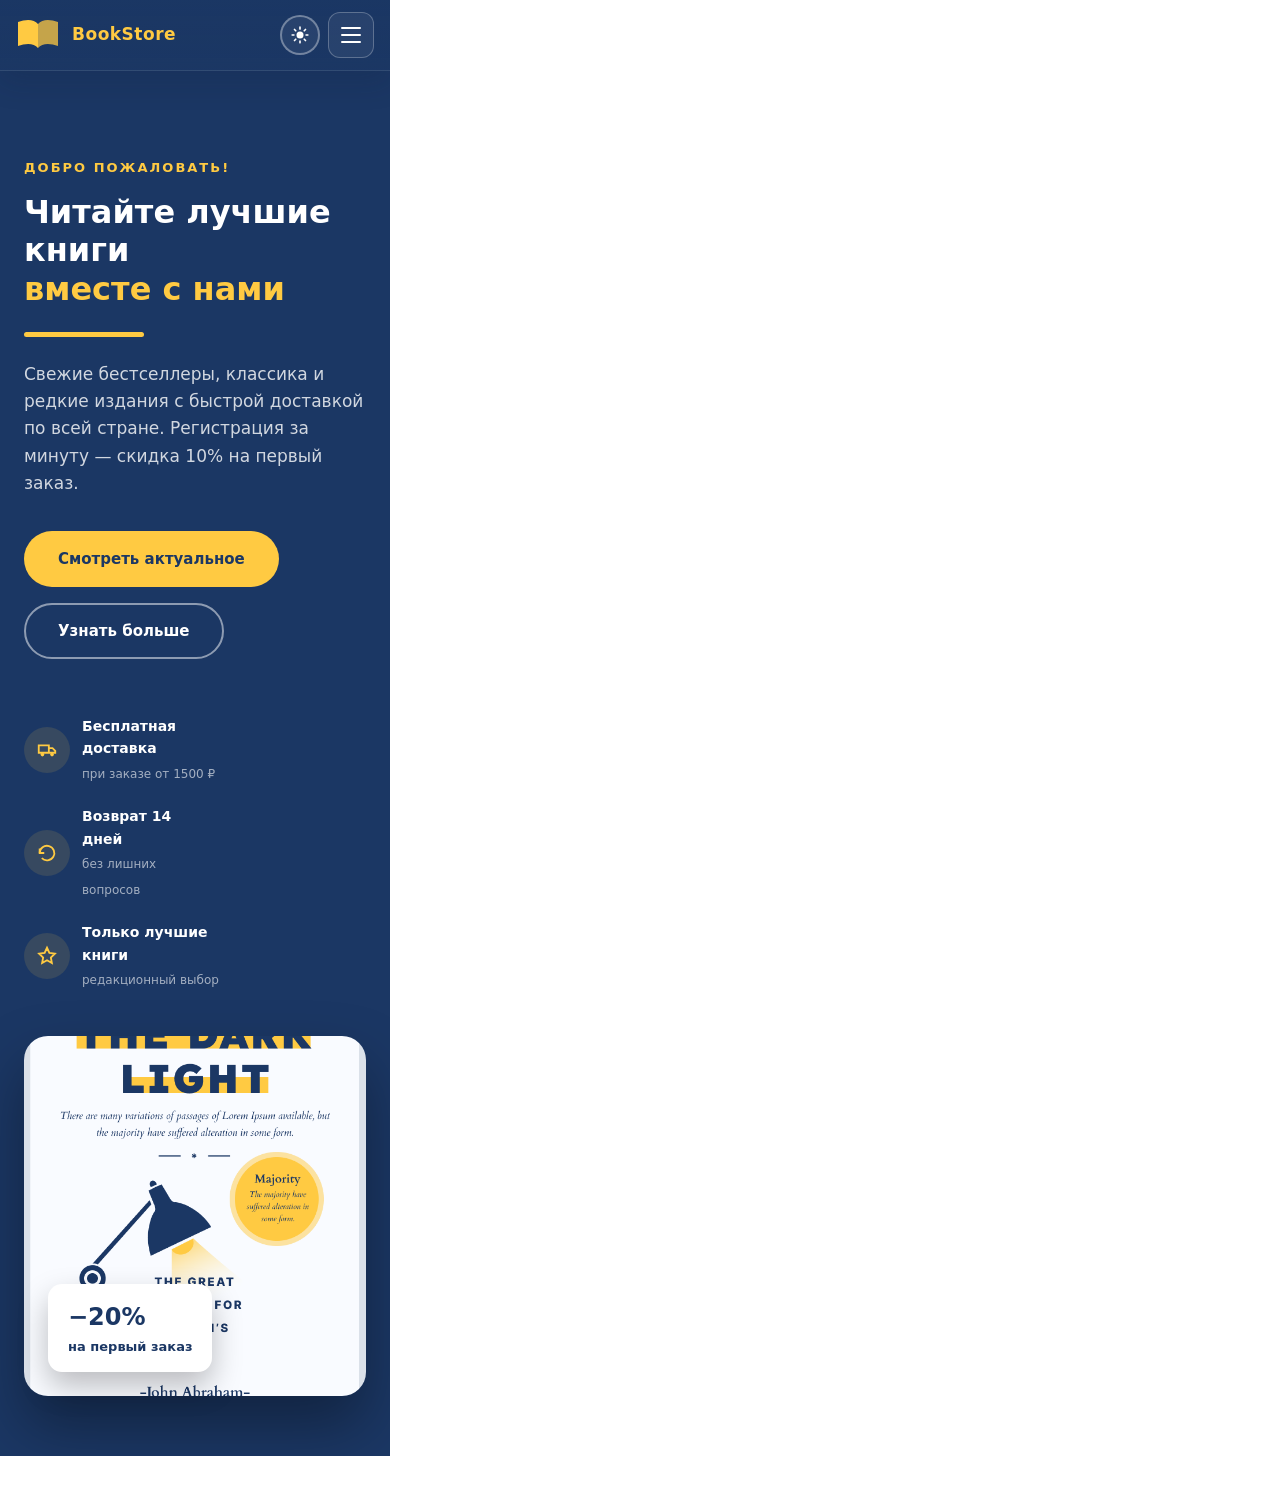
<file: bookstore-landing/mobile_frame.html>
﻿<!DOCTYPE html><html><head><meta charset="utf-8"><style>html,body{margin:0;padding:0;background:#fff}iframe{display:block;width:390px;height:1500px;border:0}</style></head>
<body><iframe src="light.html"></iframe></body></html>
</file>
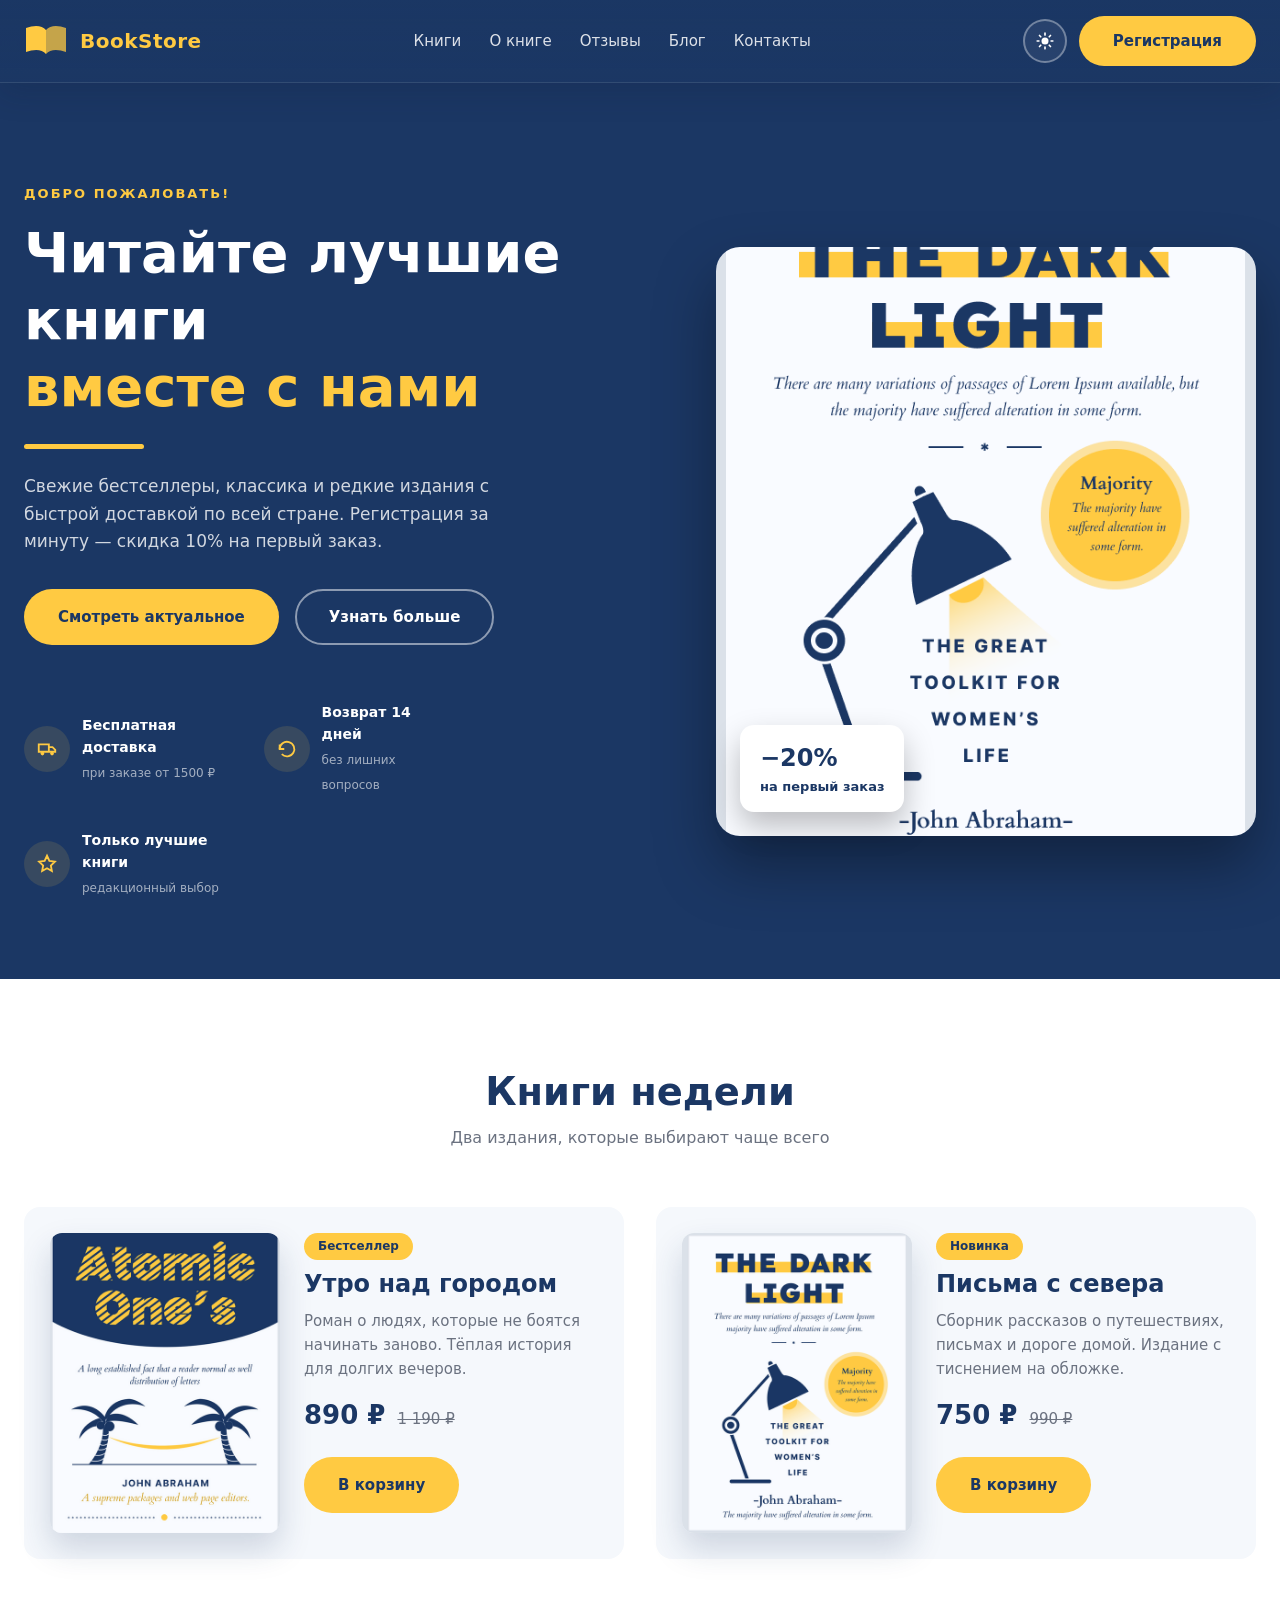
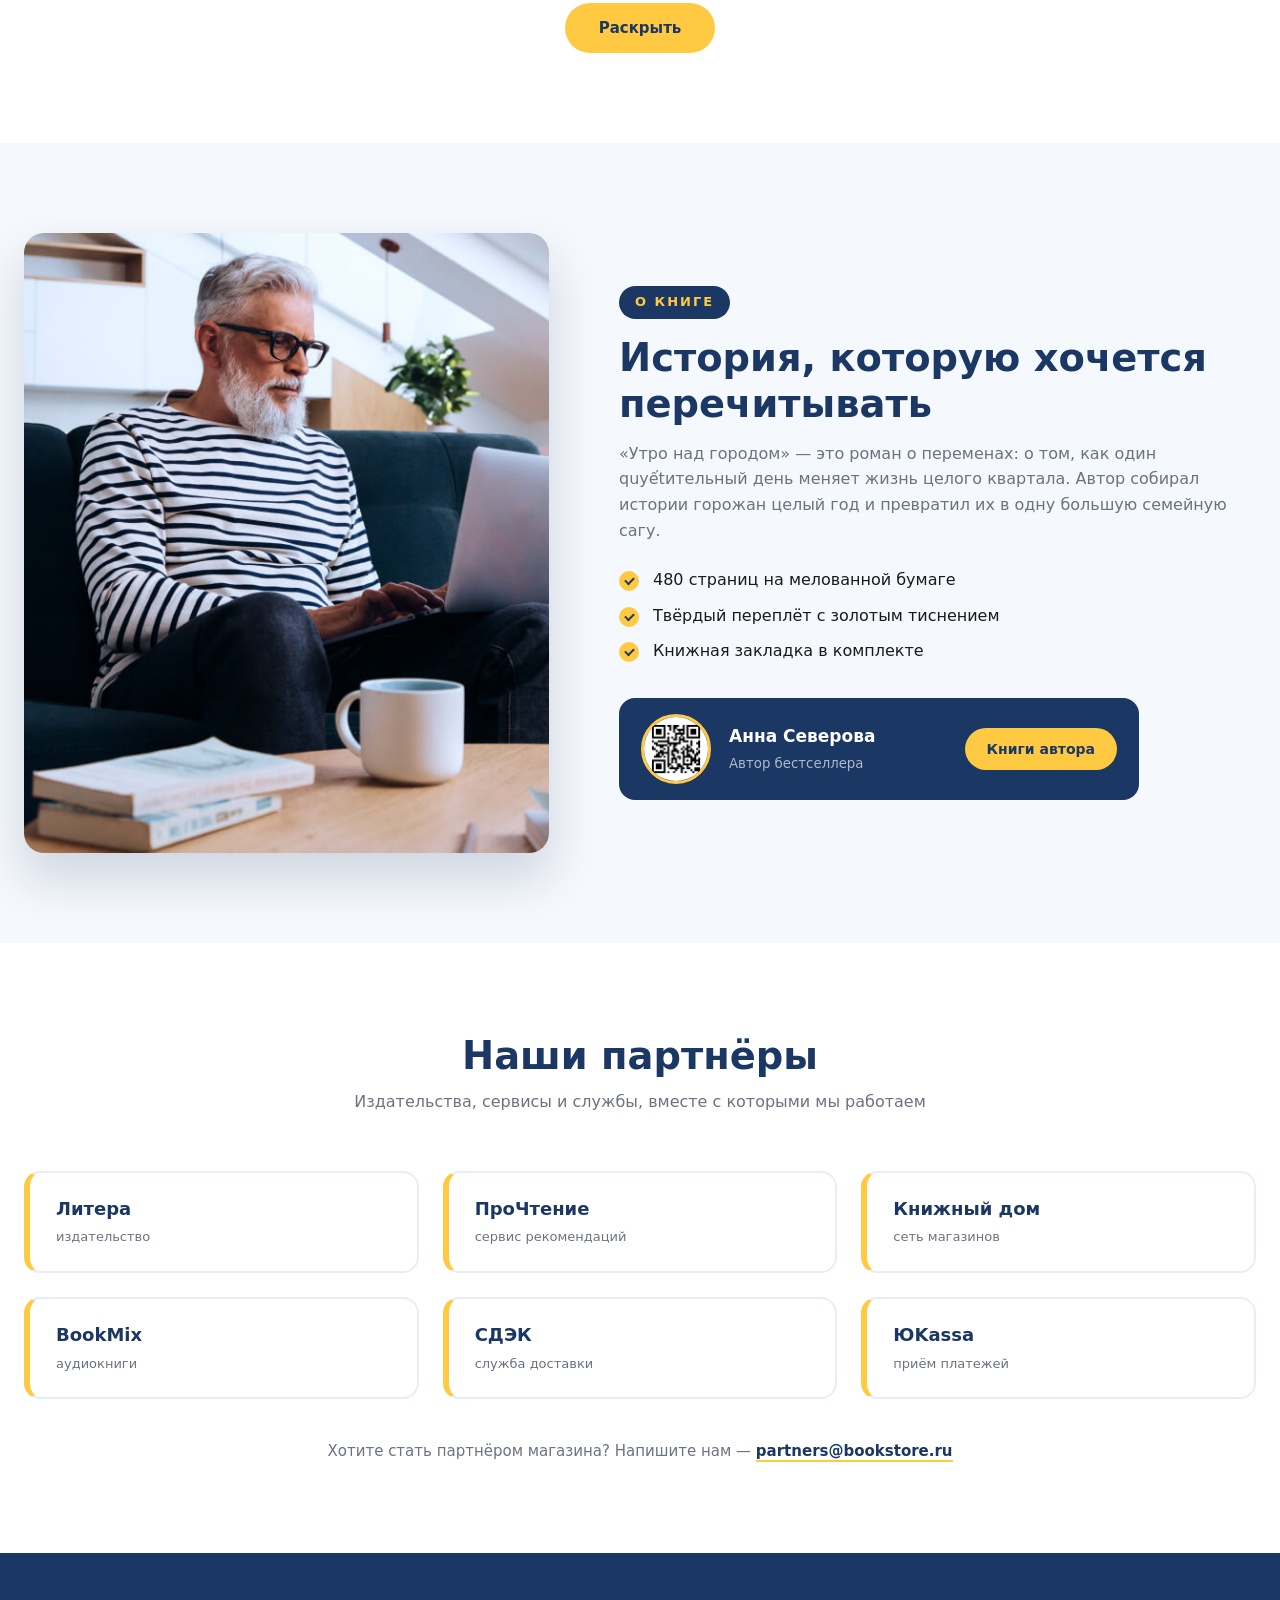
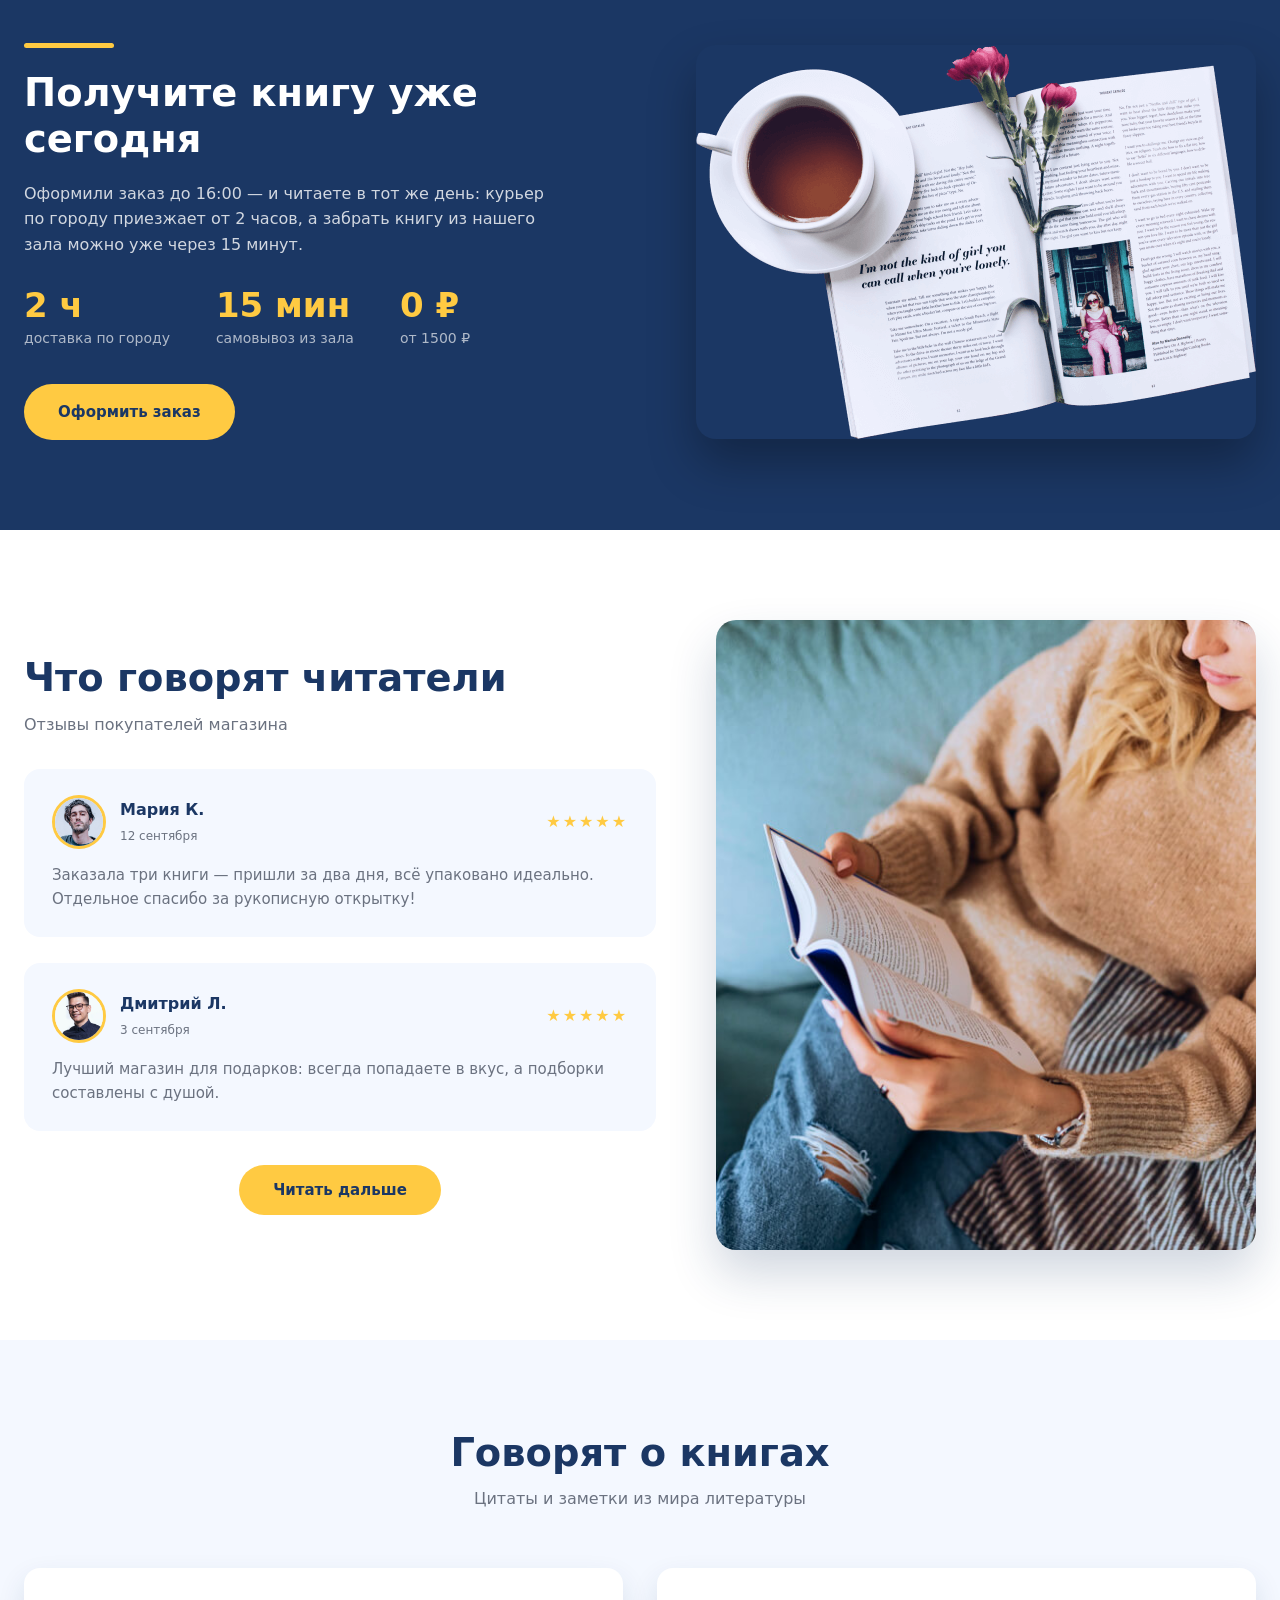
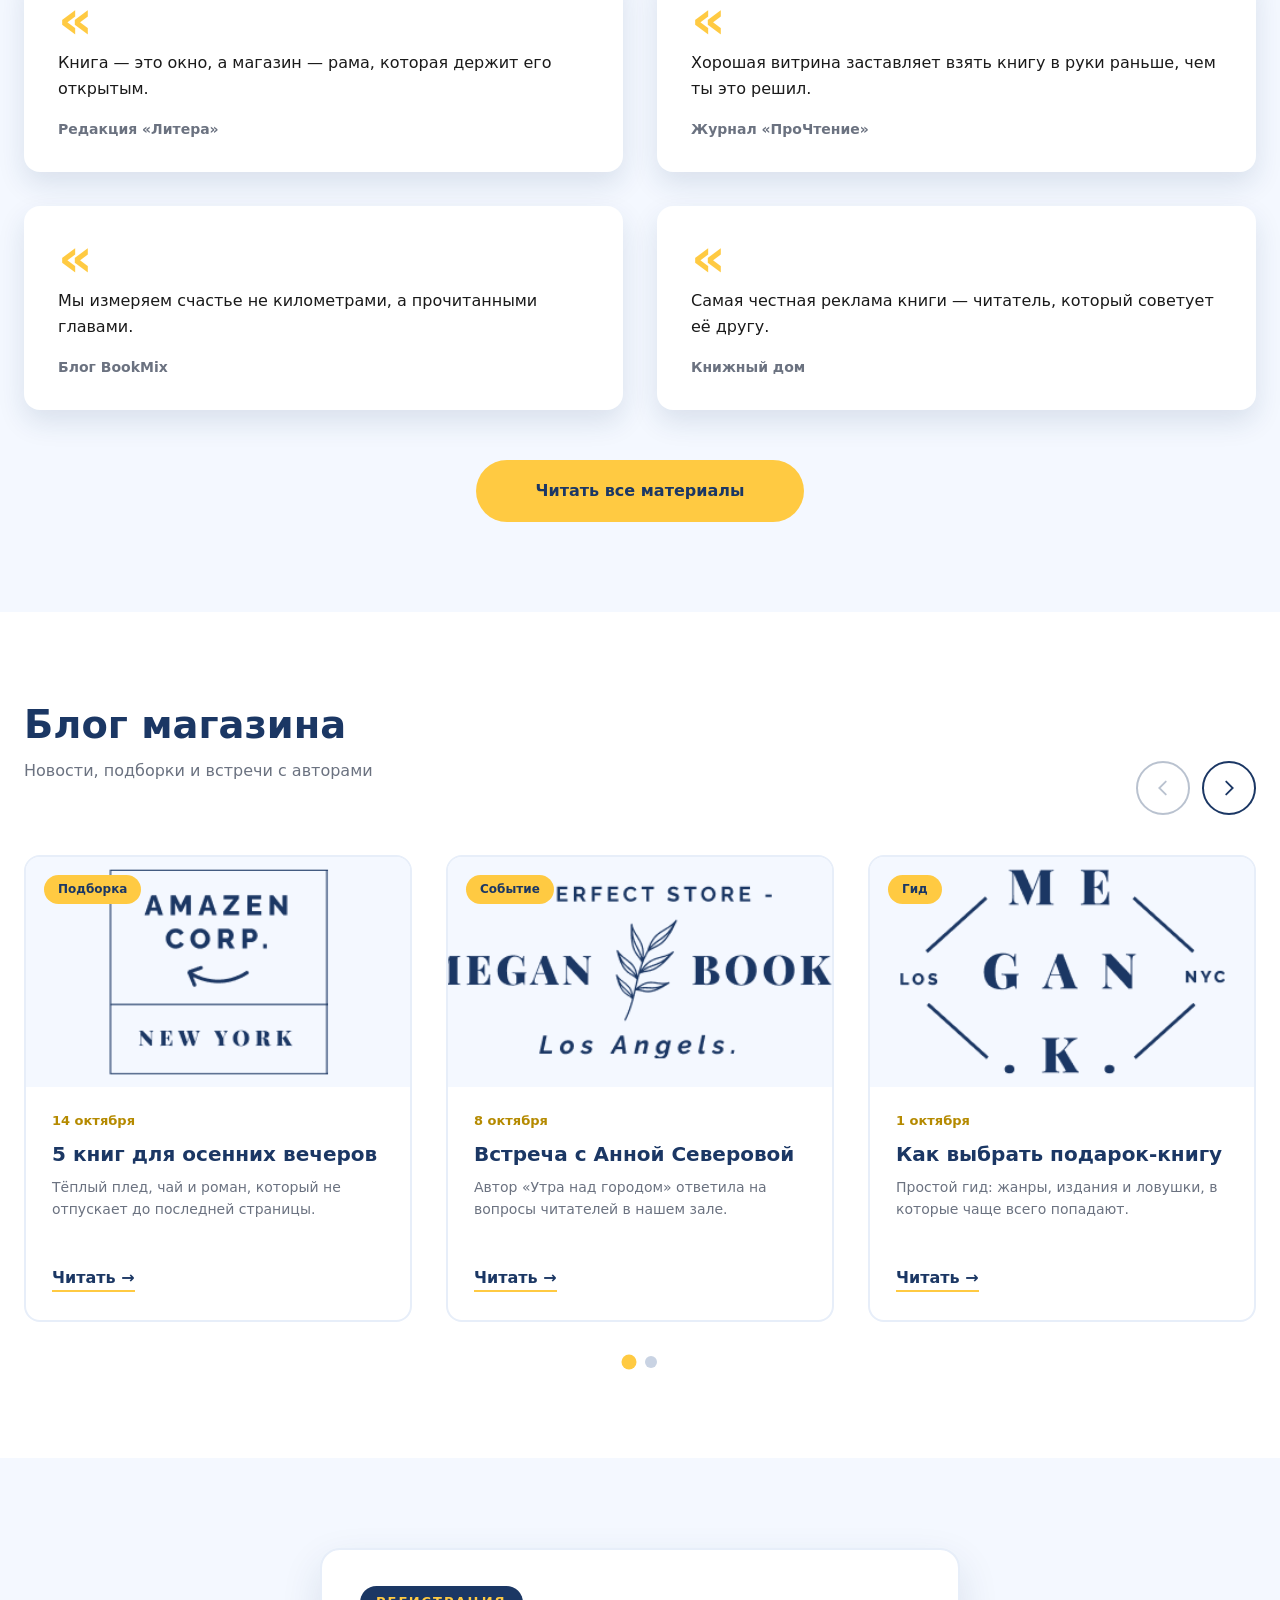
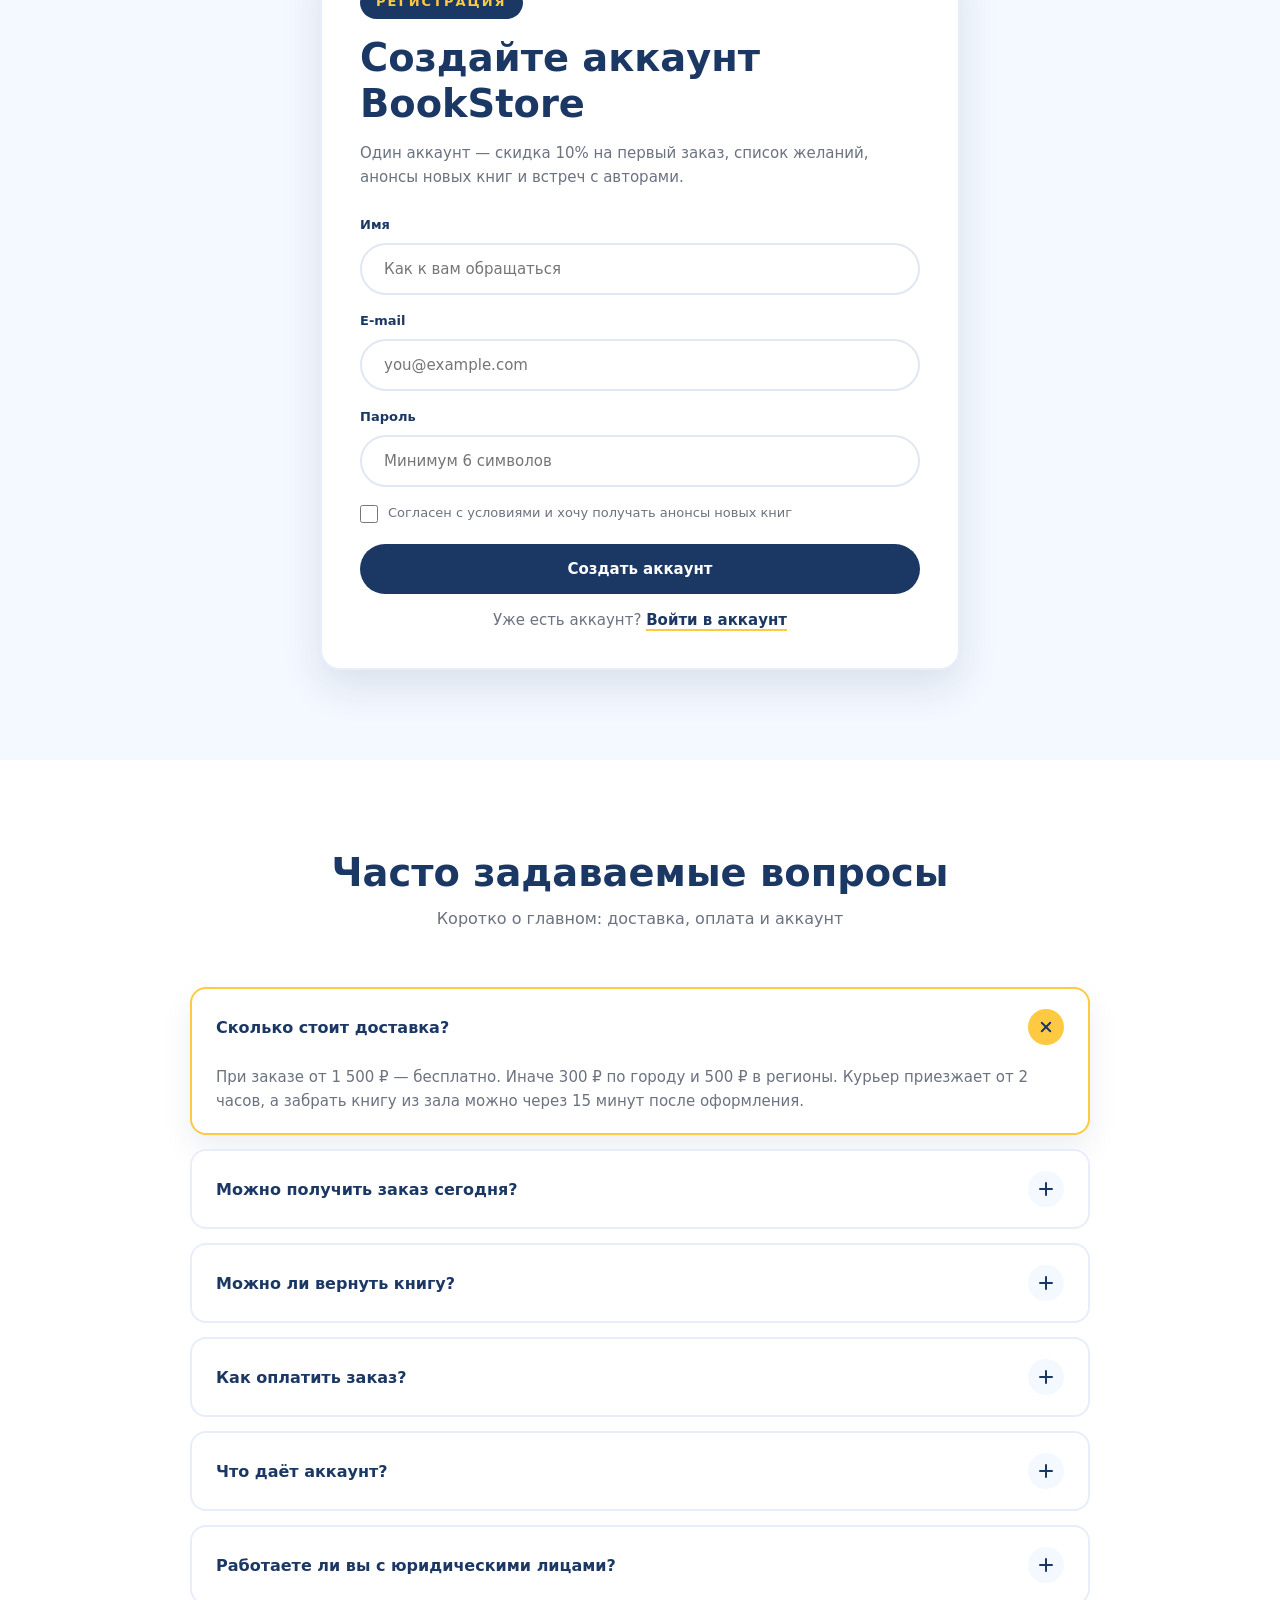
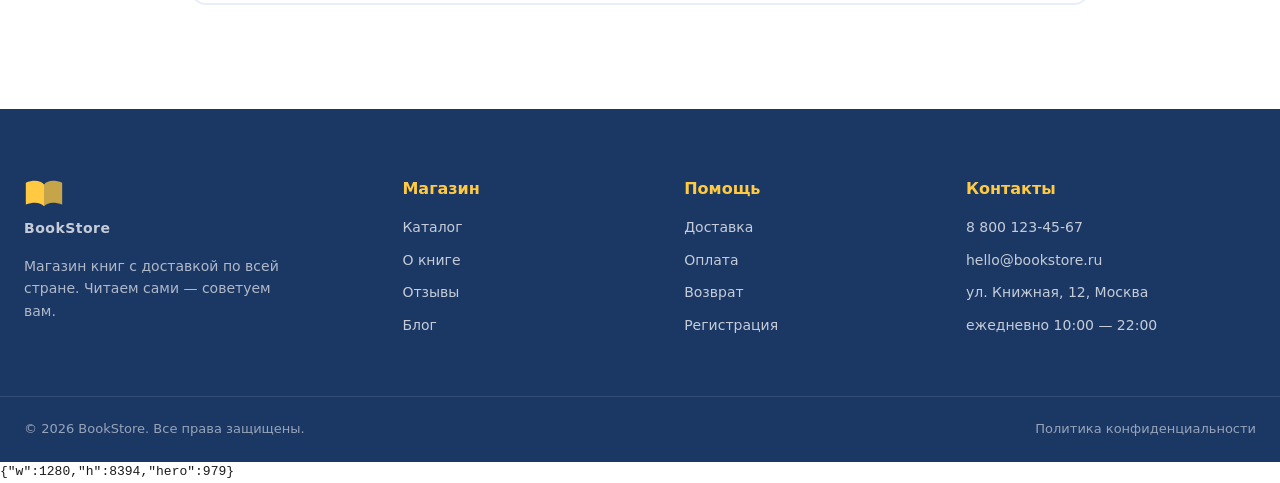
<file: bookstore-landing/mobile_metrics.html>
﻿<!DOCTYPE html>
<html lang="ru">
<head>
  <meta charset="UTF-8">
  <meta name="viewport" content="width=device-width, initial-scale=1.0">
  <title>BookStore — витрина книжного магазина</title>
  <link rel="icon" type="image/svg+xml" href="img/favicon.svg">
  <link rel="apple-touch-icon" href="img/favicon.svg">
  <meta name="theme-color" content="#1B3764">
  <script>
    (function () {
      try {
        var saved = localStorage.getItem("bookstore-theme");
        var dark = saved
          ? saved === "dark"
          : !!(window.matchMedia && window.matchMedia("(prefers-color-scheme: dark)").matches);
        document.documentElement.setAttribute("data-theme", dark ? "dark" : "light");
      } catch (e) {
        document.documentElement.setAttribute("data-theme", "light");
      }
    })();
  </script>
  <link rel="stylesheet" href="style.css">
</head>
<body>
  <a class="skip-link" href="#books">К разделам</a>

  <!-- ХЕДЕР + ГЕРОЙ -->
  <header class="hero">
    <div class="container nav">
      <a class="logo" href="#" aria-label="BookStore — на главную">
        <svg viewBox="0 0 44 34" width="44" height="34" aria-hidden="true">
          <path d="M2 4c8-3 16-3 20 2v24c-4-5-12-5-20-2V4z" fill="#FFCA42"/>
          <path d="M42 4c-8-3-16-3-20 2v24c4-5 12-5 20-2V4z" fill="#FFCA42" opacity=".75"/>
        </svg>
        <span>BookStore</span>
      </a>

      <nav class="menu" id="site-menu">
        <a href="#books">Книги</a>
        <a href="#about">О книге</a>
        <a href="#reviews">Отзывы</a>
        <a href="#blog">Блог</a>
        <a href="#contacts">Контакты</a>
        <button type="button" class="btn btn-yellow menu-register" data-open-register>Регистрация</button>
      </nav>

      <div class="nav-actions">
        <button type="button" class="theme-toggle" data-theme-toggle aria-label="Включить тёмную тему" aria-pressed="false" title="Сменить тему">
          <svg class="theme-icon theme-icon-moon" viewBox="0 0 24 24" width="20" height="20" aria-hidden="true">
            <path d="M20.2 14.6A8.6 8.6 0 0 1 9.4 3.8a8.6 8.6 0 1 0 10.8 10.8z" fill="currentColor"/>
          </svg>
          <svg class="theme-icon theme-icon-sun" viewBox="0 0 24 24" width="20" height="20" aria-hidden="true">
            <circle cx="12" cy="12" r="4.2" fill="currentColor"/>
            <g stroke="currentColor" stroke-width="2" stroke-linecap="round">
              <path d="M12 2.6v2.1M12 19.3v2.1M2.6 12h2.1M19.3 12h2.1M5.4 5.4l1.5 1.5M17.1 17.1l1.5 1.5M18.6 5.4l-1.5 1.5M6.9 17.1l-1.5 1.5"/>
            </g>
          </svg>
        </button>
        <button type="button" class="btn btn-yellow" data-open-register>Регистрация</button>
        <button type="button" class="menu-toggle" data-menu-toggle aria-expanded="false" aria-controls="site-menu" aria-label="Открыть меню">
          <span></span><span></span><span></span>
        </button>
      </div>
    </div>

    <div class="container hero-inner">
      <div class="hero-text">
        <p class="hero-kicker">Добро Пожаловать!</p>
        <h1>Читайте лучшие книги <span class="accent">вместе с нами</span></h1>
        <span class="underline"></span>
        <p class="hero-lead">
          Свежие бестселлеры, классика и редкие издания с быстрой доставкой
          по всей стране. Регистрация за минуту — скидка 10% на первый заказ.
        </p>
        <div class="hero-actions">
          <a href="#books" class="btn btn-yellow">Смотреть актуальное</a>
          <a href="#about" class="btn btn-ghost">Узнать больше</a>
        </div>

        <ul class="hero-features">
          <li>
            <span class="icon">
              <svg viewBox="0 0 24 24" width="22" height="22"><path d="M3 7h11v8H3zM14 10h4l3 3v2h-7z" fill="none" stroke="#FFCA42" stroke-width="2"/><circle cx="7" cy="17" r="2" fill="#FFCA42"/><circle cx="17.5" cy="17" r="2" fill="#FFCA42"/></svg>
            </span>
            <div><strong>Бесплатная доставка</strong><small>при заказе от 1500 ₽</small></div>
          </li>
          <li>
            <span class="icon">
              <svg viewBox="0 0 24 24" width="22" height="22"><path d="M4 12a8 8 0 1 1 2.3 5.7" fill="none" stroke="#FFCA42" stroke-width="2"/><path d="M4 7v5h5" fill="none" stroke="#FFCA42" stroke-width="2"/></svg>
            </span>
            <div><strong>Возврат 14 дней</strong><small>без лишних вопросов</small></div>
          </li>
          <li>
            <span class="icon">
              <svg viewBox="0 0 24 24" width="22" height="22"><path d="M12 3l2.6 5.6 6 .8-4.4 4.2 1.1 6-5.3-3-5.3 3 1.1-6L3.4 9.4l6-.8z" fill="none" stroke="#FFCA42" stroke-width="2"/></svg>
            </span>
            <div><strong>Только лучшие книги</strong><small>редакционный выбор</small></div>
          </li>
        </ul>
      </div>

      <div class="hero-image">
        <img src="img/img1.png" alt="Книга месяца">
        <div class="hero-badge">
          <span>−20%</span>
          на первый заказ
        </div>
      </div>
    </div>
  </header>

  <!-- ПРЕВЬЮ КНИГ -->
  <section class="books" id="books">
    <div class="container">
      <div class="section-head">
        <h2>Книги недели</h2>
        <p>Два издания, которые выбирают чаще всего</p>
      </div>

      <div class="book-grid">
        <article class="book-card">
          <div class="book-cover"><img src="img/img2.png" alt="Обложка книги"></div>
          <div class="book-info">
            <span class="tag">Бестселлер</span>
            <h3>Утро над городом</h3>
            <p>Роман о людях, которые не боятся начинать заново. Тёплая история для долгих вечеров.</p>
            <div class="price-row">
              <span class="price">890 ₽</span>
              <span class="old">1 190 ₽</span>
            </div>
            <a href="#contacts" class="btn btn-yellow">В корзину</a>
          </div>
        </article>

        <article class="book-card">
          <div class="book-cover"><img src="img/img3.png" alt="Обложка книги"></div>
          <div class="book-info">
            <span class="tag">Новинка</span>
            <h3>Письма с севера</h3>
            <p>Сборник рассказов о путешествиях, письмах и дороге домой. Издание с тиснением на обложке.</p>
            <div class="price-row">
              <span class="price">750 ₽</span>
              <span class="old">990 ₽</span>
            </div>
            <a href="#contacts" class="btn btn-yellow">В корзину</a>
          </div>
        </article>

        <article class="book-card book-extra">
          <div class="book-cover"><img src="img/img15.jpeg" alt="Обложка книги"></div>
          <div class="book-info">
            <span class="tag">Выбор редакции</span>
            <h3>Дом на краю лета</h3>
            <p>Семейная сага о трёх поколениях и доме, который помнит всех, кто в нём жил.</p>
            <div class="price-row">
              <span class="price">690 ₽</span>
              <span class="old">890 ₽</span>
            </div>
            <a href="#contacts" class="btn btn-yellow">В корзину</a>
          </div>
        </article>

        <article class="book-card book-extra">
          <div class="book-cover"><img src="img/img16.jpeg" alt="Обложка книги"></div>
          <div class="book-info">
            <span class="tag">Популярное</span>
            <h3>Там, где тихо</h3>
            <p>Роман о городе, в котором однажды выключили весь шум, и люди наконец услышали друг друга.</p>
            <div class="price-row">
              <span class="price">820 ₽</span>
              <span class="old">1 050 ₽</span>
            </div>
            <a href="#contacts" class="btn btn-yellow">В корзину</a>
          </div>
        </article>
      </div>

      <div class="books-cta">
        <button type="button" class="btn btn-yellow" data-catalog-toggle aria-expanded="false">Раскрыть</button>
      </div>
    </div>
  </section>

  <!-- О КНИГЕ -->
  <section class="about" id="about">
    <div class="container about-inner">
      <div class="about-image">
        <img src="img/img4.jpeg" alt="Книга на столе">
      </div>
      <div class="about-text">
        <span class="eyebrow">О книге</span>
        <h2>История, которую хочется перечитывать</h2>
        <p>
          «Утро над городом» — это роман о переменах: о том, как один quyếtительный
          день меняет жизнь целого квартала. Автор собирал истории горожан целый год
          и превратил их в одну большую семейную сагу.
        </p>
        <ul class="check-list">
          <li>480 страниц на мелованной бумаге</li>
          <li>Твёрдый переплёт с золотым тиснением</li>
          <li>Книжная закладка в комплекте</li>
        </ul>

        <div class="author-card">
          <img src="img/img5.jpeg" alt="Портрет автора">
          <div>
            <strong>Анна Северова</strong>
            <small>Автор бестселлера</small>
          </div>
          <a href="#books" class="btn btn-yellow btn-sm">Книги автора</a>
        </div>
      </div>
    </div>
  </section>

  <!-- ПАРТНЁРЫ -->
  <section class="partners" id="partners">
    <div class="container">
      <div class="section-head">
        <h2>Наши партнёры</h2>
        <p>Издательства, сервисы и службы, вместе с которыми мы работаем</p>
      </div>

      <div class="partner-grid">
        <article class="partner-card">
          <div class="partner-info">
            <strong>Литера</strong>
            <small>издательство</small>
          </div>
        </article>

        <article class="partner-card">
          <div class="partner-info">
            <strong>ПроЧтение</strong>
            <small>сервис рекомендаций</small>
          </div>
        </article>

        <article class="partner-card">
          <div class="partner-info">
            <strong>Книжный дом</strong>
            <small>сеть магазинов</small>
          </div>
        </article>

        <article class="partner-card">
          <div class="partner-info">
            <strong>BookMix</strong>
            <small>аудиокниги</small>
          </div>
        </article>

        <article class="partner-card">
          <div class="partner-info">
            <strong>СДЭК</strong>
            <small>служба доставки</small>
          </div>
        </article>

        <article class="partner-card">
          <div class="partner-info">
            <strong>ЮKassa</strong>
            <small>приём платежей</small>
          </div>
        </article>
      </div>

      <p class="partners-note">
        Хотите стать партнёром магазина? Напишите нам —
        <a href="mailto:partners@bookstore.ru">partners@bookstore.ru</a>
      </p>
    </div>
  </section>

  <!-- ДОСТАВКА: КНИГА УЖЕ СЕГОДНЯ -->
  <section class="author" id="delivery">
    <div class="container author-inner">
      <div class="author-text">
        <span class="accent-line"></span>
        <h2>Получите книгу уже сегодня</h2>
        <p>
          Оформили заказ до 16:00 — и читаете в тот же день: курьер по городу приезжает
          от 2 часов, а забрать книгу из нашего зала можно уже через 15 минут.
        </p>
        <div class="author-stats">
          <div><strong>2 ч</strong><span>доставка по городу</span></div>
          <div><strong>15 мин</strong><span>самовывоз из зала</span></div>
          <div><strong>0 ₽</strong><span>от 1500 ₽</span></div>
        </div>
        <a href="#books" class="btn btn-yellow">Оформить заказ</a>
      </div>
      <div class="author-photo">
        <img src="img/img10.png" alt="Курьер с заказом книги">
      </div>
    </div>
  </section>

  <!-- ОТЗЫВЫ -->
  <section class="reviews" id="reviews">
    <div class="container reviews-inner">
      <div class="reviews-cards">
        <div class="section-head left">
          <h2>Что говорят читатели</h2>
          <p>Отзывы покупателей магазина</p>
        </div>

        <article class="review">
          <div class="review-top">
            <img src="img/img12.jpeg" alt="" class="avatar">
            <div><strong>Мария К.</strong><small>12 сентября</small></div>
            <span class="stars">★★★★★</span>
          </div>
          <p>Заказала три книги — пришли за два дня, всё упаковано идеально. Отдельное спасибо за рукописную открытку!</p>
        </article>

        <article class="review">
          <div class="review-top">
            <img src="img/img13.jpeg" alt="" class="avatar">
            <div><strong>Дмитрий Л.</strong><small>3 сентября</small></div>
            <span class="stars">★★★★★</span>
          </div>
          <p>Лучший магазин для подарков: всегда попадаете в вкус, а подборки составлены с душой.</p>
        </article>

        <article class="review is-extra">
          <div class="review-top">
            <span class="avatar avatar-text" aria-hidden="true">А</span>
            <div><strong>Анна С.</strong><small>27 августа</small></div>
            <span class="stars">★★★★★</span>
          </div>
          <p>Заказывала подарочный набор — упаковали как в бутике, ещё и ленту подобрали под обложку. Теперь покупаю только здесь.</p>
        </article>

        <article class="review is-extra">
          <div class="review-top">
            <span class="avatar avatar-text" aria-hidden="true">И</span>
            <div><strong>Игорь В.</strong><small>15 августа</small></div>
            <span class="stars">★★★★★</span>
          </div>
          <p>Понравилось, что в описании честно указали состояние книги. Пришло даже лучше, чем ожидал. Доставка — ровно в обещанное время.</p>
        </article>

        <article class="review is-extra">
          <div class="review-top">
            <span class="avatar avatar-text" aria-hidden="true">Е</span>
            <div><strong>Елена М.</strong><small>2 августа</small></div>
            <span class="stars">★★★★☆</span>
          </div>
          <p>Книга пришла быстро, но коробка была слегка помята. Внутри всё в порядке — поддержка ответила за пару минут и извинилась.</p>
        </article>

        <article class="review is-extra">
          <div class="review-top">
            <span class="avatar avatar-text" aria-hidden="true">П</span>
            <div><strong>Павел Т.</strong><small>21 июля</small></div>
            <span class="stars">★★★★★</span>
          </div>
          <p>Взял трилогию по совету продавца в чате — попал в самое сердце. Отдельный плюс за закладку и открытку с цитатой.</p>
        </article>

        <div class="reviews-more">
          <button type="button" class="btn btn-yellow" data-reviews-next>Читать дальше</button>
        </div>
      </div>

      <div class="reviews-image">
        <img src="img/img11.jpeg" alt="Книга в руках читателя">
      </div>
    </div>
  </section>

  <!-- ЦИТАТЫ / СТАТЬИ -->
  <section class="quotes">
    <div class="container">
      <div class="section-head">
        <h2>Говорят о книгах</h2>
        <p>Цитаты и заметки из мира литературы</p>
      </div>

      <div class="quote-grid">
        <article class="quote-card">
          <span class="quote-mark">«</span>
          <p>Книга — это окно, а магазин — рама, которая держит его открытым.</p>
          <footer>Редакция «Литера»</footer>
        </article>
        <article class="quote-card">
          <span class="quote-mark">«</span>
          <p>Хорошая витрина заставляет взять книгу в руки раньше, чем ты это решил.</p>
          <footer>Журнал «ПроЧтение»</footer>
        </article>
        <article class="quote-card">
          <span class="quote-mark">«</span>
          <p>Мы измеряем счастье не километрами, а прочитанными главами.</p>
          <footer>Блог BookMix</footer>
        </article>
        <article class="quote-card">
          <span class="quote-mark">«</span>
          <p>Самая честная реклама книги — читатель, который советует её другу.</p>
          <footer>Книжный дом</footer>
        </article>
      </div>

      <div class="quotes-cta">
        <a href="#blog" class="btn btn-yellow btn-wide">Читать все материалы</a>
      </div>
    </div>
  </section>

  <!-- БЛОГ -->
  <section class="blog" id="blog">
    <div class="container">
      <div class="blog-head">
        <div class="section-head left">
          <h2>Блог магазина</h2>
          <p>Новости, подборки и встречи с авторами</p>
        </div>

        <div class="slider-nav">
          <button class="slider-arrow" type="button" data-prev aria-label="Предыдущая статья">
            <svg viewBox="0 0 24 24" width="22" height="22"><path d="M15 5l-7 7 7 7" fill="none" stroke="currentColor" stroke-width="2" stroke-linecap="round"/></svg>
          </button>
          <button class="slider-arrow" type="button" data-next aria-label="Следующая статья">
            <svg viewBox="0 0 24 24" width="22" height="22"><path d="M9 5l7 7-7 7" fill="none" stroke="currentColor" stroke-width="2" stroke-linecap="round"/></svg>
          </button>
        </div>
      </div>

      <div class="slider" data-slider>
        <div class="slider-track">
          <article class="post">
            <div class="post-media">
              <img src="img/img6.png" alt="Осенние книги">
              <span class="post-cat">Подборка</span>
            </div>
            <div class="post-body">
              <span class="post-date">14 октября</span>
              <h3>5 книг для осенних вечеров</h3>
              <p>Тёплый плед, чай и роман, который не отпускает до последней страницы.</p>
              <a href="#" class="post-link">Читать →</a>
            </div>
          </article>

          <article class="post">
            <div class="post-media">
              <img src="img/img7.png" alt="Встреча с автором">
              <span class="post-cat">Событие</span>
            </div>
            <div class="post-body">
              <span class="post-date">8 октября</span>
              <h3>Встреча с Анной Северовой</h3>
              <p>Автор «Утра над городом» ответила на вопросы читателей в нашем зале.</p>
              <a href="#" class="post-link">Читать →</a>
            </div>
          </article>

          <article class="post">
            <div class="post-media">
              <img src="img/img8.png" alt="Выбор книги в подарок">
              <span class="post-cat">Гид</span>
            </div>
            <div class="post-body">
              <span class="post-date">1 октября</span>
              <h3>Как выбрать подарок-книгу</h3>
              <p>Простой гид: жанры, издания и ловушки, в которые чаще всего попадают.</p>
              <a href="#" class="post-link">Читать →</a>
            </div>
          </article>

          <article class="post">
            <div class="post-media">
              <img src="img/img9.png" alt="Читальный зал магазина">
              <span class="post-cat">Магазин</span>
            </div>
            <div class="post-body">
              <span class="post-date">24 сентября</span>
              <h3>Как мы выбираем книги для полок</h3>
              <p>Рассказываем, кто и по каким критериям решает, что попадёт в зал.</p>
              <a href="#" class="post-link">Читать →</a>
            </div>
          </article>
        </div>
      </div>

      <div class="slider-dots" data-dots></div>
    </div>
  </section>

  <!-- РЕГИСТРАЦИЯ -->
  <section class="subscribe" id="register">
    <div class="container register-inner">
      <div class="register-card">
        <span class="eyebrow">Регистрация</span>
        <h2>Создайте аккаунт BookStore</h2>
        <p>Один аккаунт — скидка 10% на первый заказ, список желаний, анонсы новых книг и встреч с авторами.</p>

        <form class="register-form" onsubmit="return false;">
          <div class="field">
            <label for="reg-name">Имя</label>
            <input id="reg-name" type="text" placeholder="Как к вам обращаться" autocomplete="name" required>
          </div>

          <div class="field">
            <label for="reg-email">E-mail</label>
            <input id="reg-email" type="email" placeholder="you@example.com" autocomplete="email" required>
          </div>

          <div class="field">
            <label for="reg-pass">Пароль</label>
            <input id="reg-pass" type="password" placeholder="Минимум 6 символов" minlength="6" autocomplete="new-password" required>
          </div>

          <label class="checkbox">
            <input type="checkbox" required>
            <span>Согласен с условиями и хочу получать анонсы новых книг</span>
          </label>

          <button type="submit" class="btn btn-dark btn-full">Создать аккаунт</button>
        </form>

        <p class="register-foot">
          Уже есть аккаунт?
          <a href="#" data-open-login>Войти в аккаунт</a>
        </p>
      </div>
    </div>
  </section>

  <!-- ВОПРОСЫ И ОТВЕТЫ (аккордеон) -->
  <section class="faq-section" id="faq">
    <div class="container">
      <div class="section-head">
        <h2>Часто задаваемые вопросы</h2>
        <p>Коротко о главном: доставка, оплата и аккаунт</p>
      </div>

      <div class="accordion" data-accordion>
        <div class="acc-item open">
          <button class="acc-head" type="button" aria-expanded="true">
            <span>Сколько стоит доставка?</span>
            <span class="acc-icon" aria-hidden="true"></span>
          </button>
          <div class="acc-body">
            <div class="acc-body-inner">
              <p>При заказе от 1 500 ₽ — бесплатно. Иначе 300 ₽ по городу и 500 ₽ в регионы. Курьер приезжает от 2 часов, а забрать книгу из зала можно через 15 минут после оформления.</p>
            </div>
          </div>
        </div>

        <div class="acc-item">
          <button class="acc-head" type="button" aria-expanded="false">
            <span>Можно получить заказ сегодня?</span>
            <span class="acc-icon" aria-hidden="true"></span>
          </button>
          <div class="acc-body">
            <div class="acc-body-inner">
              <p>Да. Оформите заказ до 16:00 — и читаете его в тот же день: курьер приедет от 2 часов, самовывоз доступен через 15 минут.</p>
            </div>
          </div>
        </div>

        <div class="acc-item">
          <button class="acc-head" type="button" aria-expanded="false">
            <span>Можно ли вернуть книгу?</span>
            <span class="acc-icon" aria-hidden="true"></span>
          </button>
          <div class="acc-body">
            <div class="acc-body-inner">
              <p>Да, в течение 14 дней, если сохранён товарный вид и упаковка. Возврат денег — на тот же счёт, с которого была оплата, обычно за 1–3 рабочих дня.</p>
            </div>
          </div>
        </div>

        <div class="acc-item">
          <button class="acc-head" type="button" aria-expanded="false">
            <span>Как оплатить заказ?</span>
            <span class="acc-icon" aria-hidden="true"></span>
          </button>
          <div class="acc-body">
            <div class="acc-body-inner">
              <p>Картой онлайн, при получении курьеру или наличными в нашем книжном зале. Для компаний — оплата по счёту.</p>
            </div>
          </div>
        </div>

        <div class="acc-item">
          <button class="acc-head" type="button" aria-expanded="false">
            <span>Что даёт аккаунт?</span>
            <span class="acc-icon" aria-hidden="true"></span>
          </button>
          <div class="acc-body">
            <div class="acc-body-inner">
              <p>Скидку 10% на первый заказ, историю покупок, список желаний и ранний доступ к предзаказам новинок.</p>
            </div>
          </div>
        </div>

        <div class="acc-item">
          <button class="acc-head" type="button" aria-expanded="false">
            <span>Работаете ли вы с юридическими лицами?</span>
            <span class="acc-icon" aria-hidden="true"></span>
          </button>
          <div class="acc-body">
            <div class="acc-body-inner">
              <p>Да: выставляем счёт, закрываем договор поставки и отправляем книги по одному адресу — удобно для библиотек, школ и офисов.</p>
            </div>
          </div>
        </div>
      </div>
    </div>
  </section>

  <!-- ФУТЕР -->
  <footer class="footer">
    <div class="container footer-grid">
      <div class="footer-col brand">
        <a class="logo" href="#">
          <svg viewBox="0 0 44 34" width="40" height="31" aria-hidden="true">
            <path d="M2 4c8-3 16-3 20 2v24c-4-5-12-5-20-2V4z" fill="#FFCA42"/>
            <path d="M42 4c-8-3-16-3-20 2v24c4-5 12-5 20-2V4z" fill="#FFCA42" opacity=".75"/>
          </svg>
          <span>BookStore</span>
        </a>
        <p>Магазин книг с доставкой по всей стране. Читаем сами — советуем вам.</p>
      </div>

      <div class="footer-col">
        <h4>Магазин</h4>
        <a href="#books">Каталог</a>
        <a href="#about">О книге</a>
        <a href="#reviews">Отзывы</a>
        <a href="#blog">Блог</a>
      </div>

      <div class="footer-col">
        <h4>Помощь</h4>
        <a href="#contacts">Доставка</a>
        <a href="#contacts">Оплата</a>
        <a href="#contacts">Возврат</a>
        <a href="#register">Регистрация</a>
      </div>

      <div class="footer-col" id="contacts">
        <h4>Контакты</h4>
        <a href="tel:+78001234567">8 800 123-45-67</a>
        <a href="mailto:hello@bookstore.ru">hello@bookstore.ru</a>
        <span>ул. Книжная, 12, Москва</span>
        <span>ежедневно 10:00 — 22:00</span>
      </div>
    </div>

    <div class="footer-bottom">
      <div class="container">
        <span>© 2026 BookStore. Все права защищены.</span>
        <span>Политика конфиденциальности</span>
      </div>
    </div>
  </footer>

  <!-- МОДАЛЬНОЕ ОКНО РЕГИСТРАЦИИ -->
  <div class="modal" id="register-modal" hidden>
    <div class="modal-overlay" data-close-modal></div>

    <div class="modal-dialog" role="dialog" aria-modal="true" aria-labelledby="register-modal-title">
      <button type="button" class="modal-close" data-close-modal aria-label="Закрыть окно">
        <svg viewBox="0 0 24 24" width="20" height="20"><path d="M6 6l12 12M18 6L6 18" fill="none" stroke="currentColor" stroke-width="2" stroke-linecap="round"/></svg>
      </button>

      <span class="eyebrow">Регистрация</span>
      <h3 id="register-modal-title">Создайте аккаунт</h3>
      <p class="modal-lead">Скидка 10% на первый заказ, список желаний и анонсы новых книг — сразу после регистрации.</p>

      <form class="register-form" onsubmit="return false;">
        <div class="field">
          <label for="modal-name">Имя</label>
          <input id="modal-name" type="text" placeholder="Как к вам обращаться" autocomplete="name" required>
        </div>

        <div class="field">
          <label for="modal-email">E-mail</label>
          <input id="modal-email" type="email" placeholder="you@example.com" autocomplete="email" required>
        </div>

        <div class="field">
          <label for="modal-pass">Пароль</label>
          <input id="modal-pass" type="password" placeholder="Минимум 6 символов" minlength="6" autocomplete="new-password" required>
        </div>

        <label class="checkbox">
          <input type="checkbox" required>
          <span>Согласен с условиями и хочу получать анонсы новых книг</span>
        </label>

        <button type="submit" class="btn btn-yellow btn-full">Зарегистрироваться</button>
        <p class="modal-foot">Уже есть аккаунт? <a href="#" data-open-login>Войти</a></p>
      </form>
    </div>
  </div>

  <!-- МОДАЛЬНОЕ ОКНО ВХОДА -->
  <div class="modal" id="login-modal" hidden>
    <div class="modal-overlay" data-close-modal></div>

    <div class="modal-dialog" role="dialog" aria-modal="true" aria-labelledby="login-modal-title">
      <button type="button" class="modal-close" data-close-modal aria-label="Закрыть окно">
        <svg viewBox="0 0 24 24" width="20" height="20"><path d="M6 6l12 12M18 6L6 18" fill="none" stroke="currentColor" stroke-width="2" stroke-linecap="round"/></svg>
      </button>

      <span class="eyebrow">Вход</span>
      <h3 id="login-modal-title">С возвращением!</h3>
      <p class="modal-lead">Войдите, чтобы видеть список желаний, историю заказов и свои скидки.</p>

      <form class="register-form" onsubmit="return false;">
        <div class="field">
          <label for="login-email">E-mail</label>
          <input id="login-email" type="email" placeholder="you@example.com" autocomplete="email" required>
        </div>

        <div class="field">
          <label for="login-pass">Пароль</label>
          <input id="login-pass" type="password" placeholder="Ваш пароль" autocomplete="current-password" required>
        </div>

        <label class="checkbox">
          <input type="checkbox">
          <span>Запомнить меня на этом устройстве</span>
        </label>

        <button type="submit" class="btn btn-yellow btn-full">Войти</button>
        <p class="modal-foot">Нет аккаунта? <a href="#" data-open-register>Зарегистрироваться</a></p>
      </form>
    </div>
  </div>

  <script src="script.js"></script>

<script>
window.addEventListener("load", function(){
  var el=document.querySelector(".hero"); var r=el.getBoundingClientRect();
  var data={w:document.documentElement.scrollWidth,h:document.documentElement.scrollHeight,hero:Math.round(r.height)};
  var pre=document.createElement("pre"); pre.id="metrics"; pre.textContent=JSON.stringify(data); document.body.appendChild(pre);
});
</script></body>
</html>
</file>
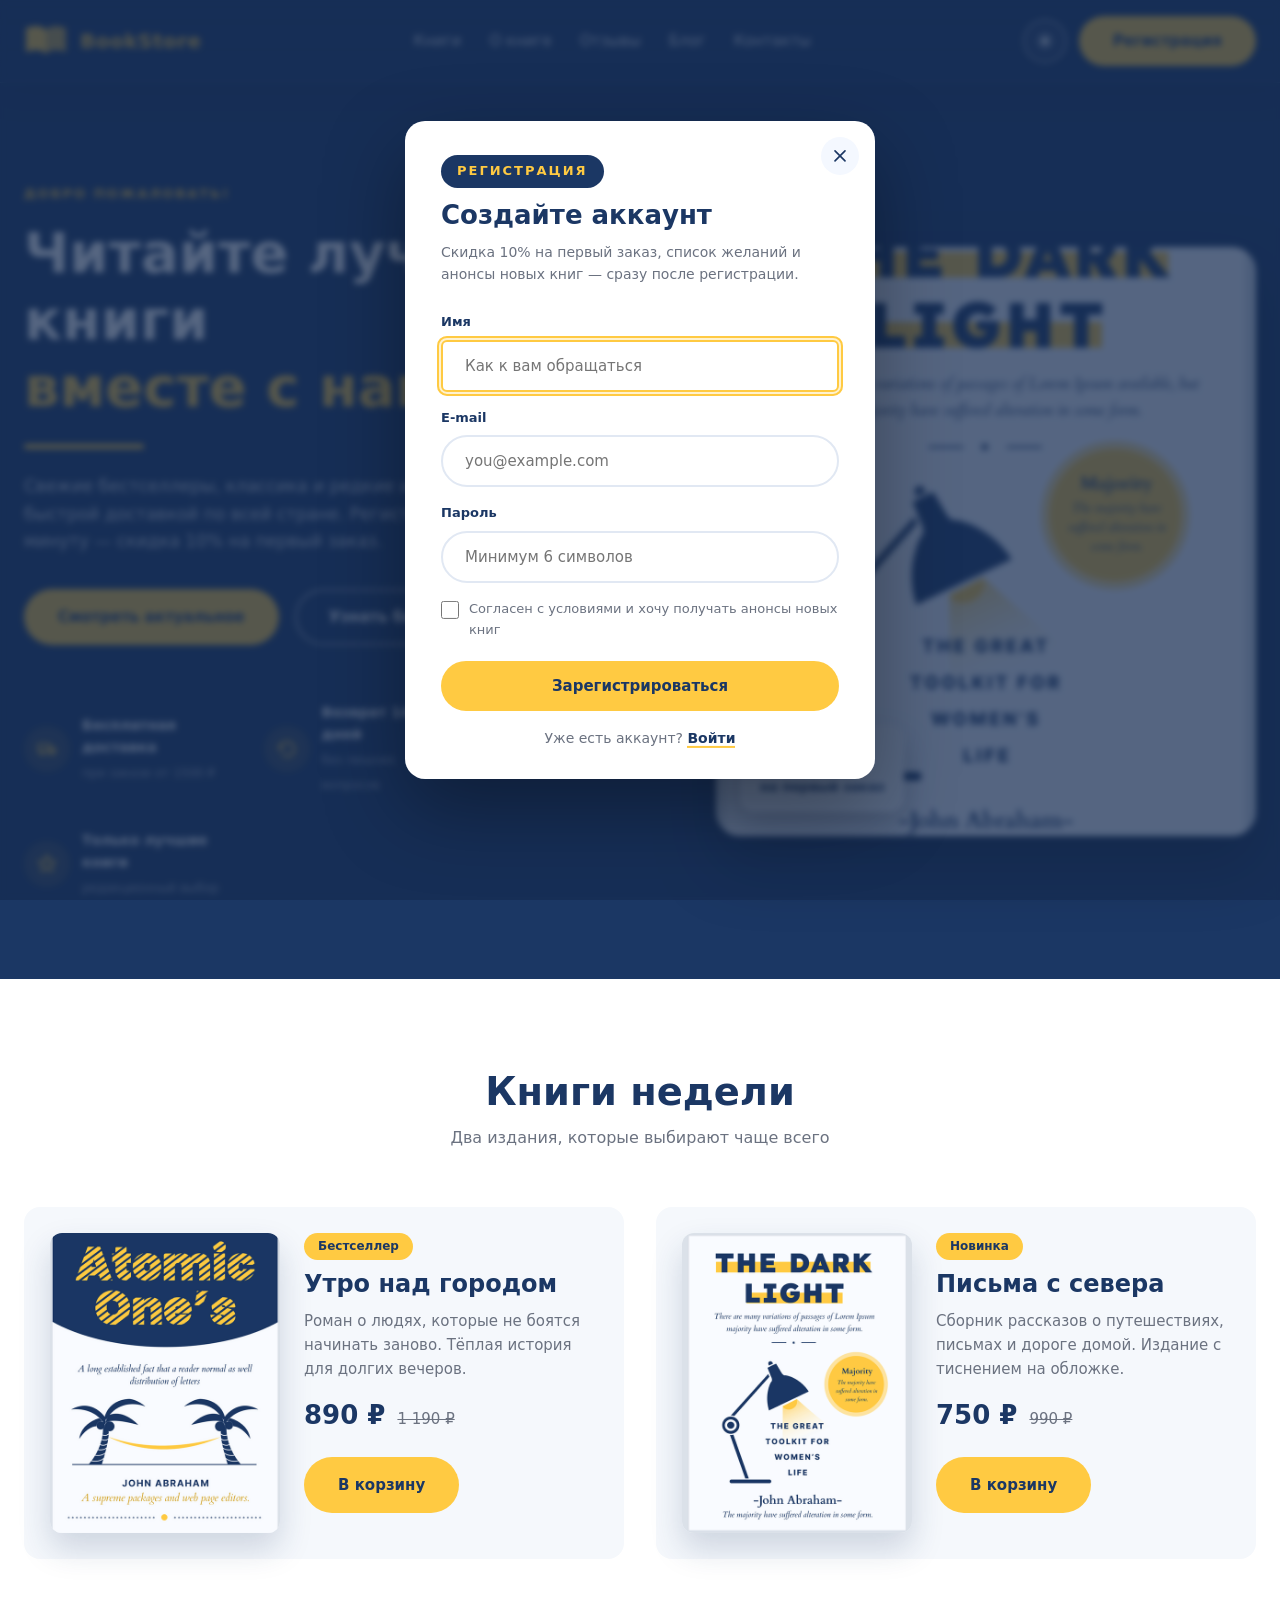
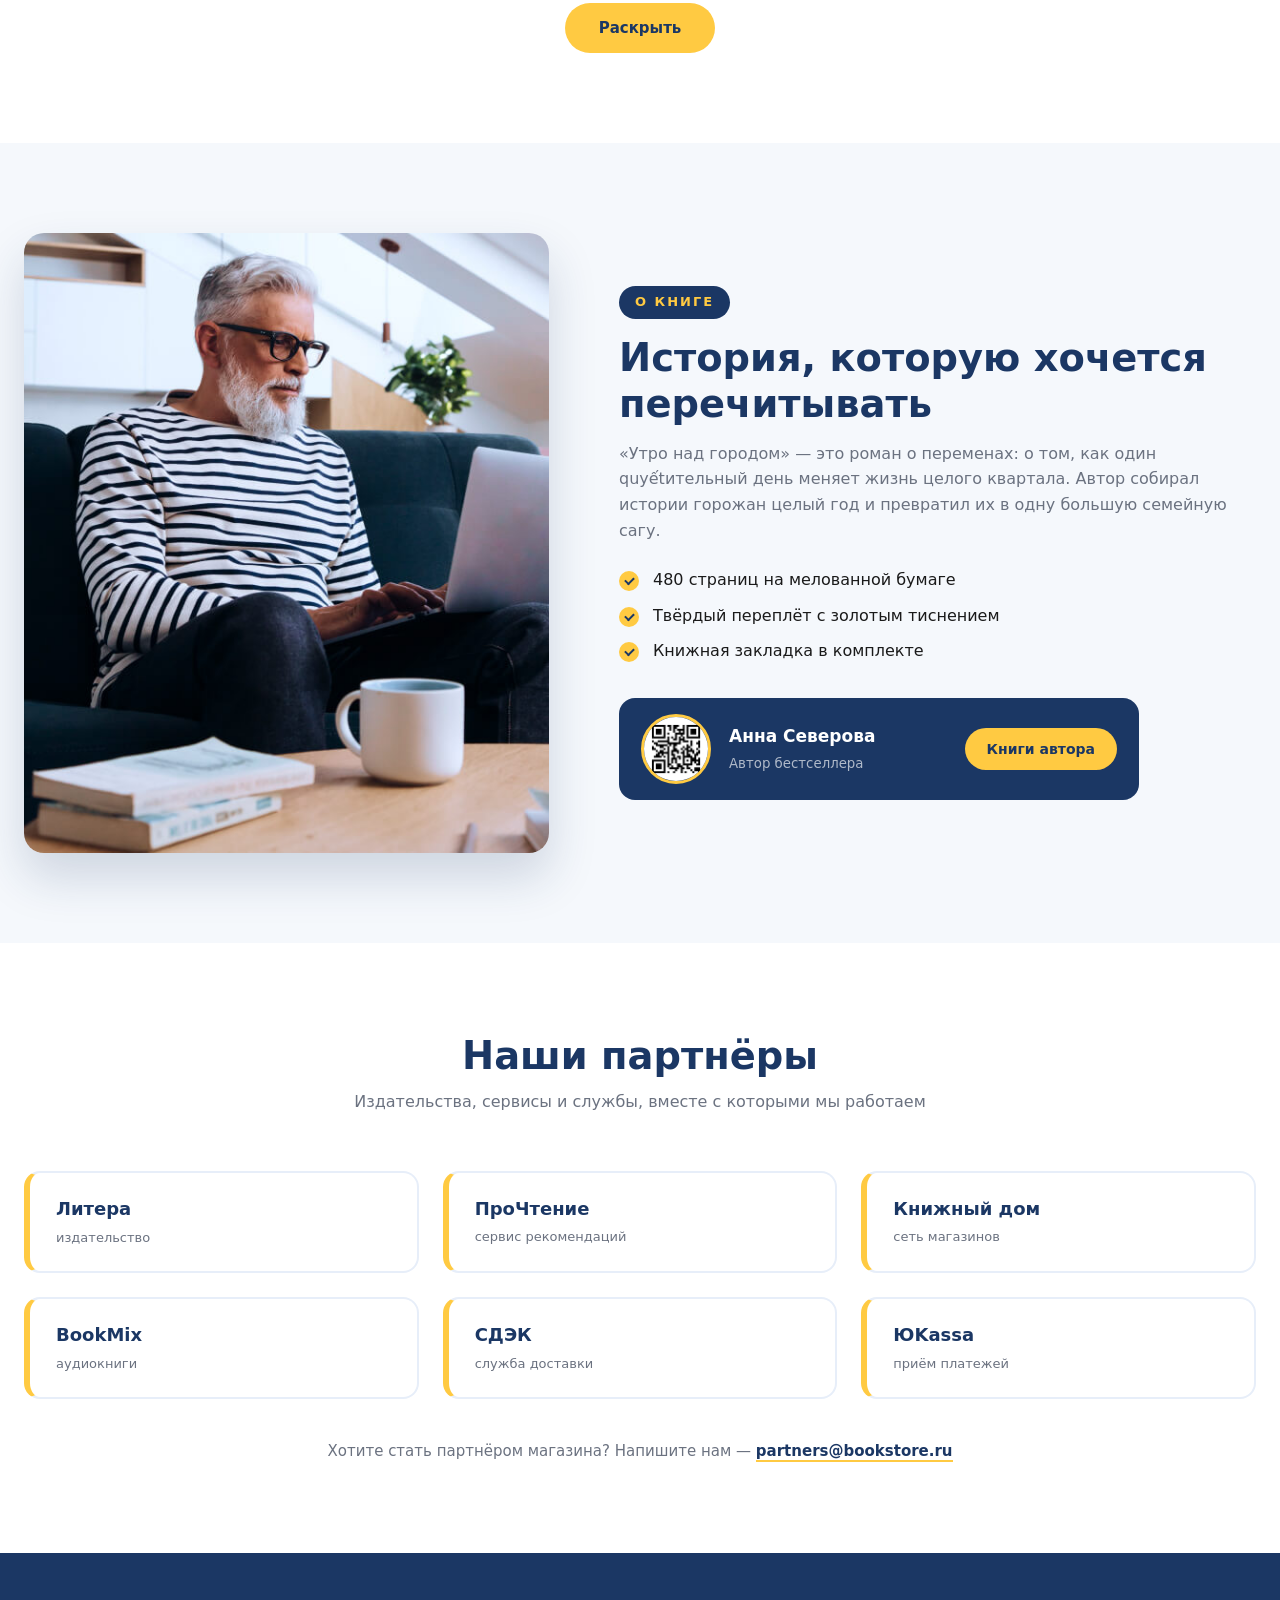
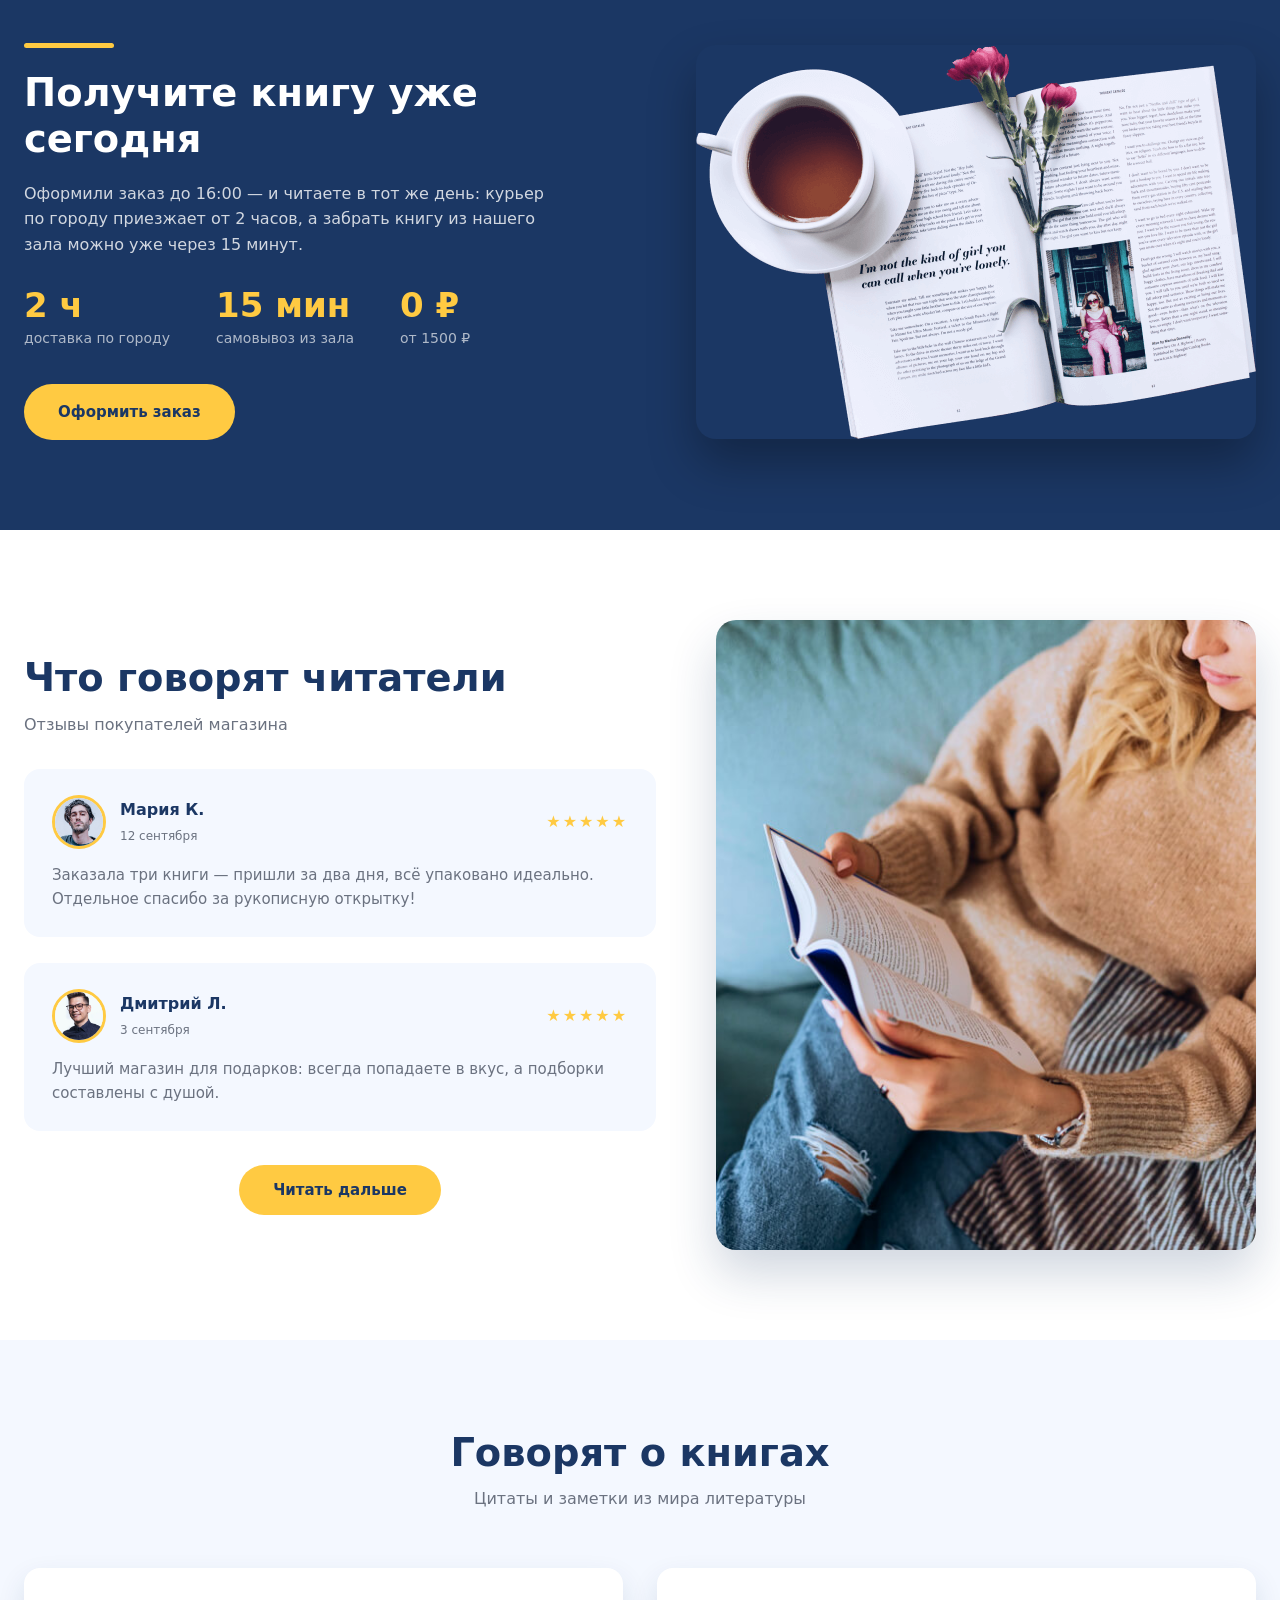
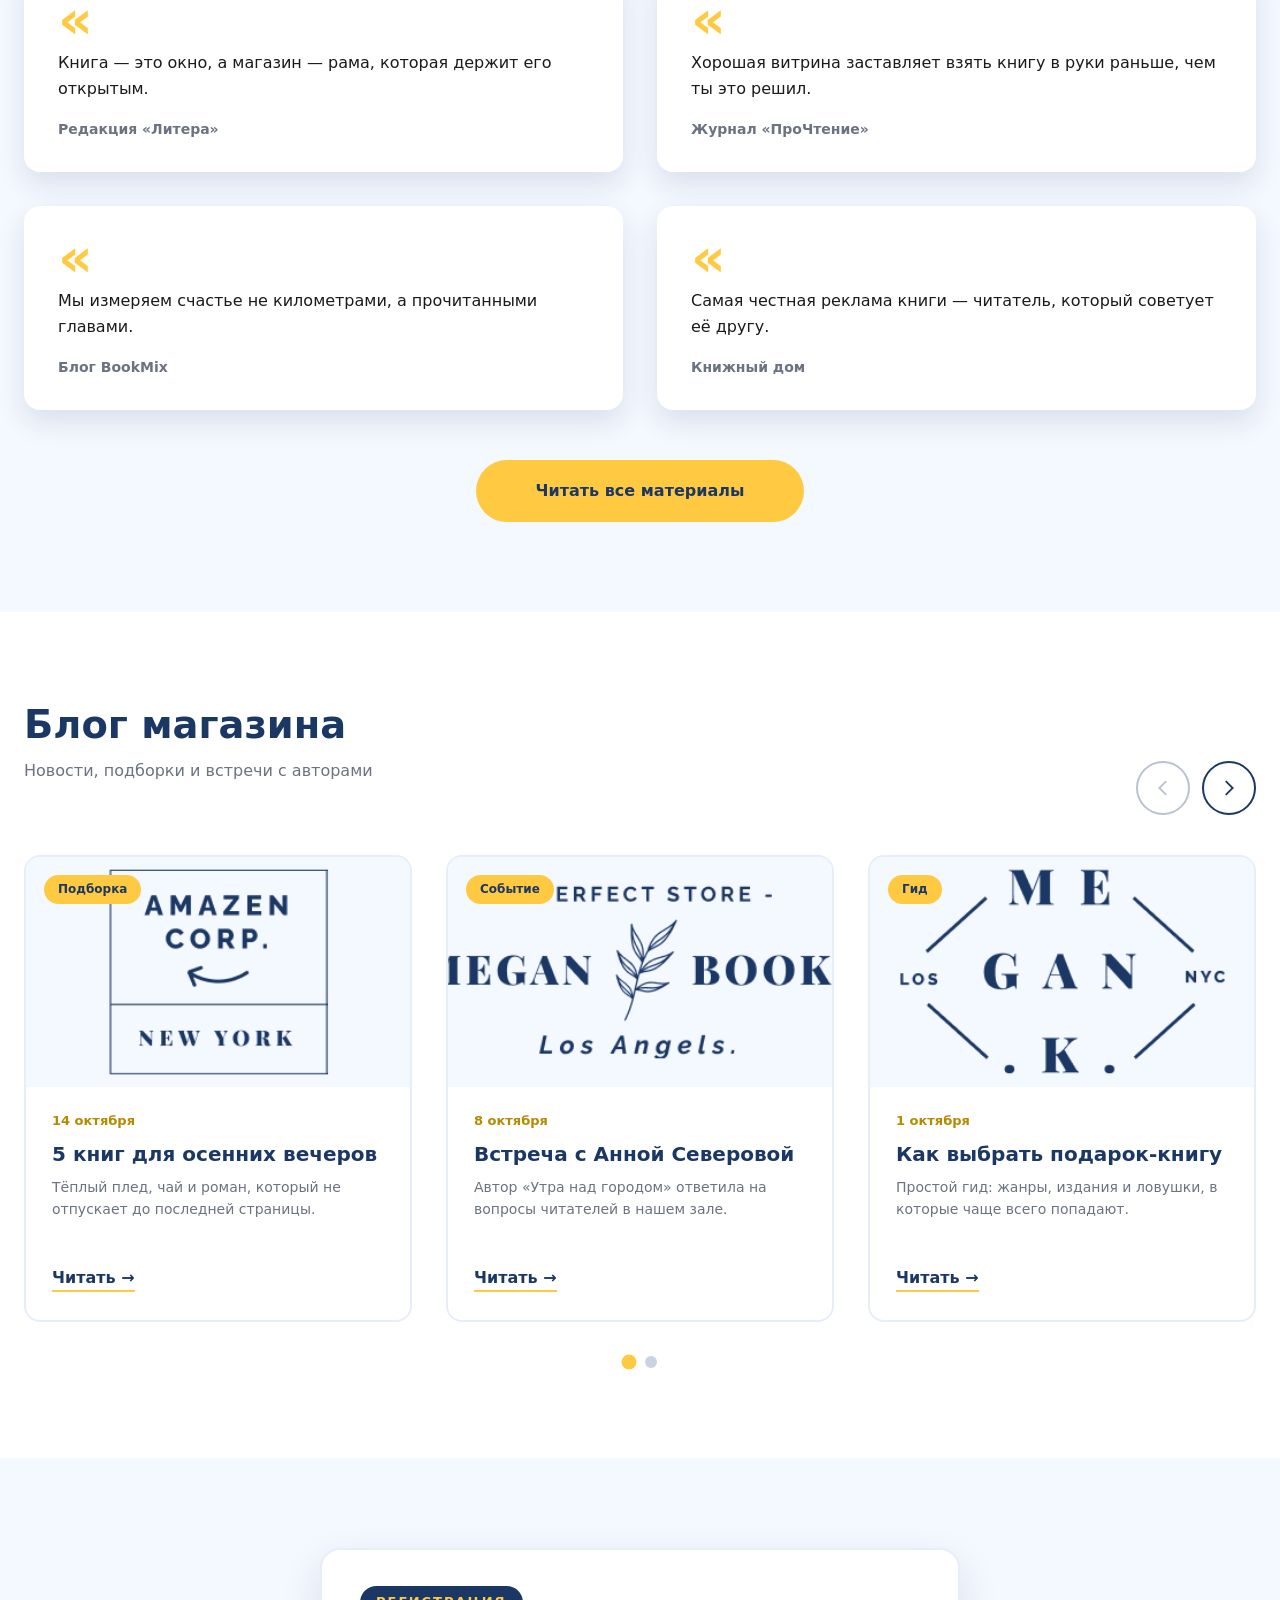
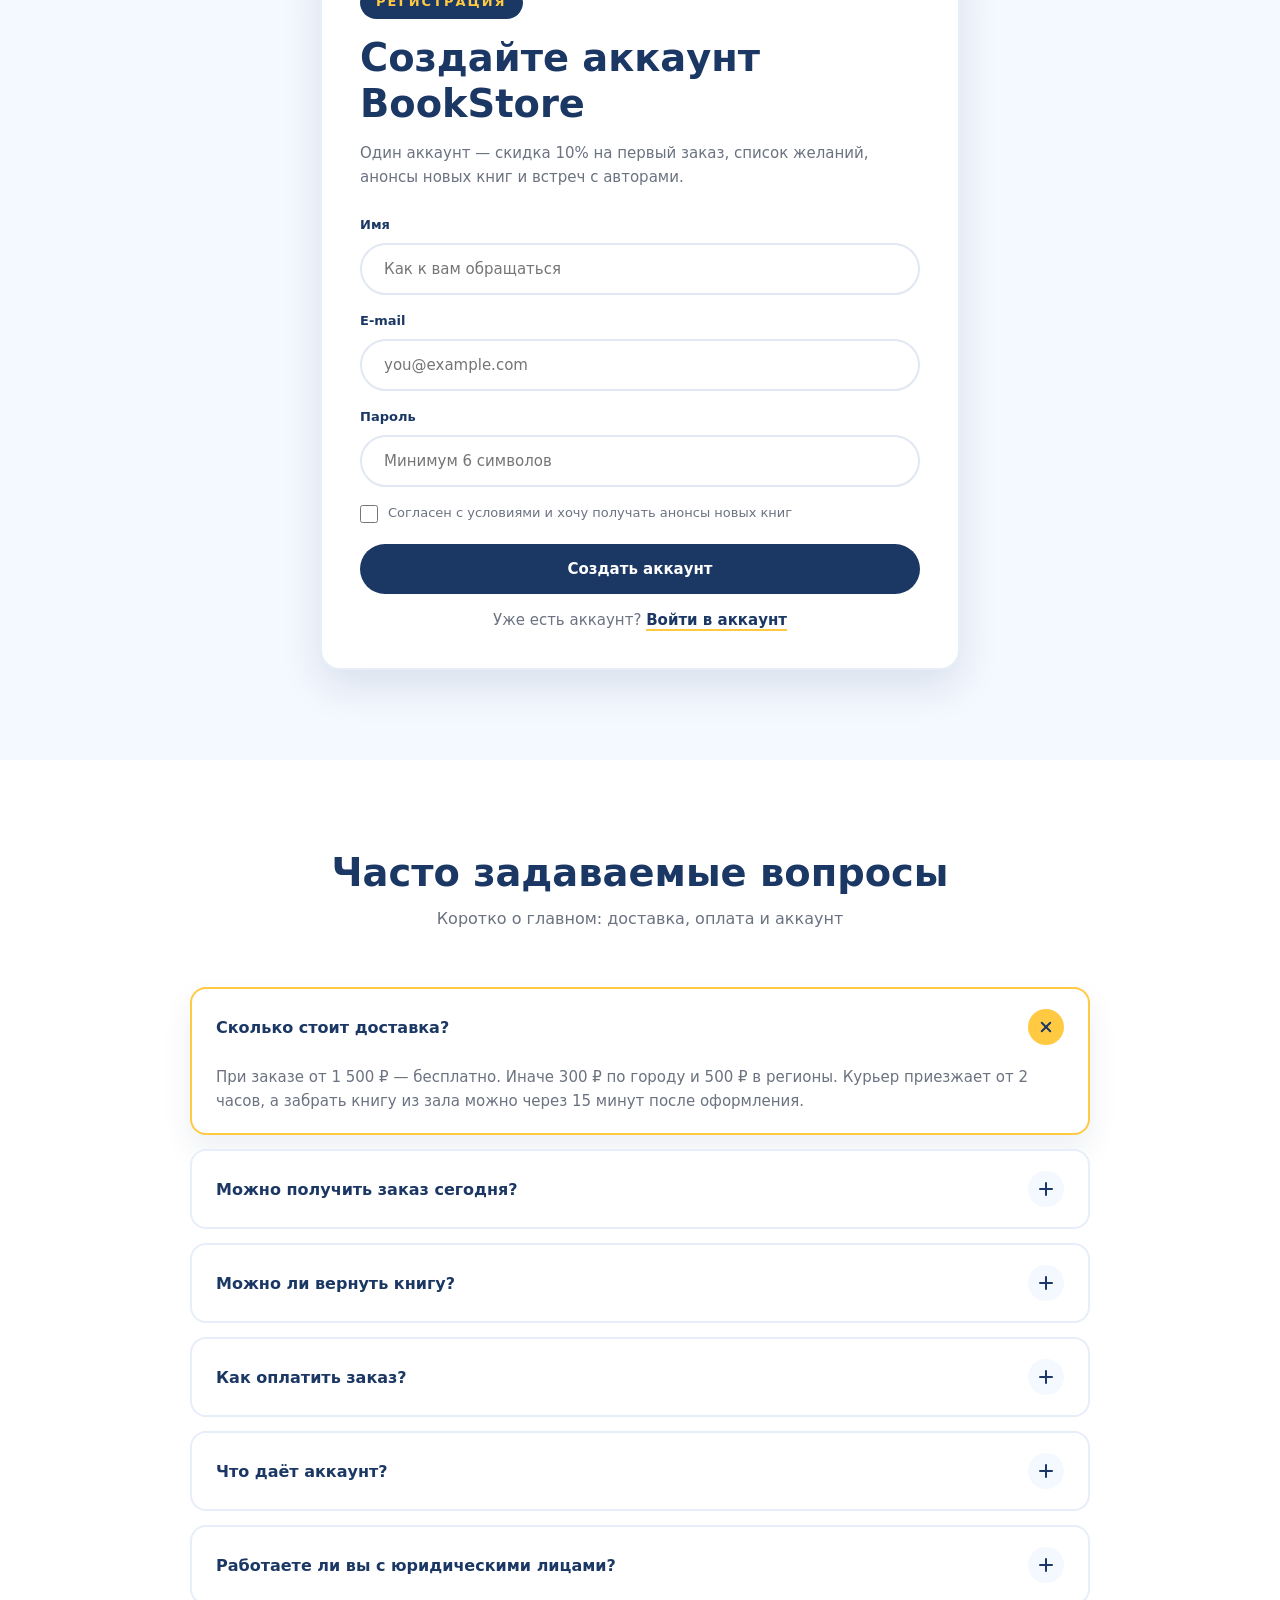
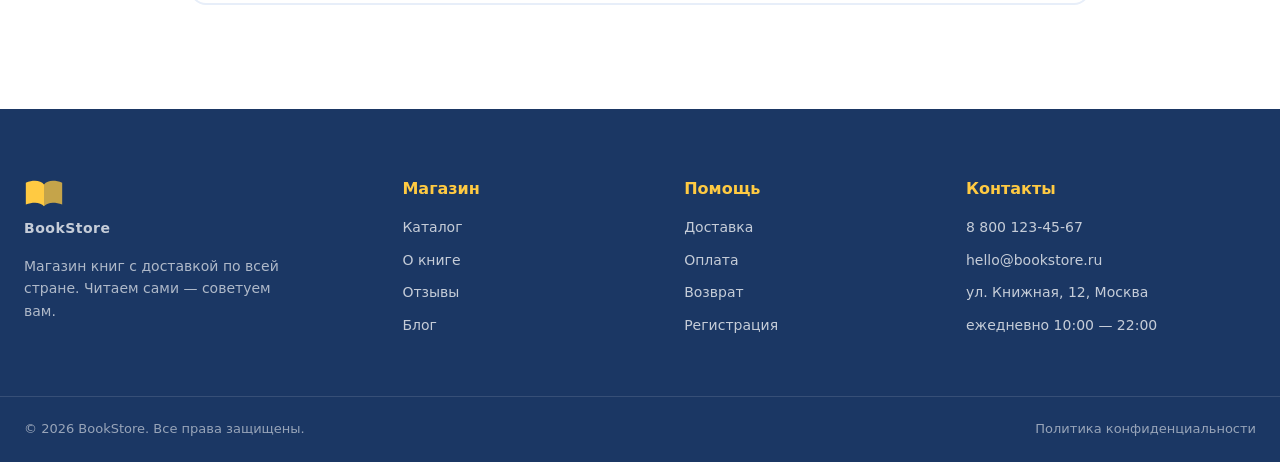
<file: bookstore-landing/modal.html>
﻿<!DOCTYPE html>
<html lang="ru">
<head>
  <meta charset="UTF-8">
  <meta name="viewport" content="width=device-width, initial-scale=1.0">
  <title>BookStore — витрина книжного магазина</title>
  <link rel="icon" type="image/svg+xml" href="img/favicon.svg">
  <link rel="apple-touch-icon" href="img/favicon.svg">
  <meta name="theme-color" content="#1B3764">
  <script>
    (function () {
      try {
        var saved = localStorage.getItem("bookstore-theme");
        var dark = saved
          ? saved === "dark"
          : !!(window.matchMedia && window.matchMedia("(prefers-color-scheme: dark)").matches);
        document.documentElement.setAttribute("data-theme", dark ? "dark" : "light");
      } catch (e) {
        document.documentElement.setAttribute("data-theme", "light");
      }
    })();
  </script>
  <link rel="stylesheet" href="style.css">
</head>
<body>
  <a class="skip-link" href="#books">К разделам</a>

  <!-- ХЕДЕР + ГЕРОЙ -->
  <header class="hero">
    <div class="container nav">
      <a class="logo" href="#" aria-label="BookStore — на главную">
        <svg viewBox="0 0 44 34" width="44" height="34" aria-hidden="true">
          <path d="M2 4c8-3 16-3 20 2v24c-4-5-12-5-20-2V4z" fill="#FFCA42"/>
          <path d="M42 4c-8-3-16-3-20 2v24c4-5 12-5 20-2V4z" fill="#FFCA42" opacity=".75"/>
        </svg>
        <span>BookStore</span>
      </a>

      <nav class="menu" id="site-menu">
        <a href="#books">Книги</a>
        <a href="#about">О книге</a>
        <a href="#reviews">Отзывы</a>
        <a href="#blog">Блог</a>
        <a href="#contacts">Контакты</a>
        <button type="button" class="btn btn-yellow menu-register" data-open-register>Регистрация</button>
      </nav>

      <div class="nav-actions">
        <button type="button" class="theme-toggle" data-theme-toggle aria-label="Включить тёмную тему" aria-pressed="false" title="Сменить тему">
          <svg class="theme-icon theme-icon-moon" viewBox="0 0 24 24" width="20" height="20" aria-hidden="true">
            <path d="M20.2 14.6A8.6 8.6 0 0 1 9.4 3.8a8.6 8.6 0 1 0 10.8 10.8z" fill="currentColor"/>
          </svg>
          <svg class="theme-icon theme-icon-sun" viewBox="0 0 24 24" width="20" height="20" aria-hidden="true">
            <circle cx="12" cy="12" r="4.2" fill="currentColor"/>
            <g stroke="currentColor" stroke-width="2" stroke-linecap="round">
              <path d="M12 2.6v2.1M12 19.3v2.1M2.6 12h2.1M19.3 12h2.1M5.4 5.4l1.5 1.5M17.1 17.1l1.5 1.5M18.6 5.4l-1.5 1.5M6.9 17.1l-1.5 1.5"/>
            </g>
          </svg>
        </button>
        <button type="button" class="btn btn-yellow" data-open-register>Регистрация</button>
        <button type="button" class="menu-toggle" data-menu-toggle aria-expanded="false" aria-controls="site-menu" aria-label="Открыть меню">
          <span></span><span></span><span></span>
        </button>
      </div>
    </div>

    <div class="container hero-inner">
      <div class="hero-text">
        <p class="hero-kicker">Добро Пожаловать!</p>
        <h1>Читайте лучшие книги <span class="accent">вместе с нами</span></h1>
        <span class="underline"></span>
        <p class="hero-lead">
          Свежие бестселлеры, классика и редкие издания с быстрой доставкой
          по всей стране. Регистрация за минуту — скидка 10% на первый заказ.
        </p>
        <div class="hero-actions">
          <a href="#books" class="btn btn-yellow">Смотреть актуальное</a>
          <a href="#about" class="btn btn-ghost">Узнать больше</a>
        </div>

        <ul class="hero-features">
          <li>
            <span class="icon">
              <svg viewBox="0 0 24 24" width="22" height="22"><path d="M3 7h11v8H3zM14 10h4l3 3v2h-7z" fill="none" stroke="#FFCA42" stroke-width="2"/><circle cx="7" cy="17" r="2" fill="#FFCA42"/><circle cx="17.5" cy="17" r="2" fill="#FFCA42"/></svg>
            </span>
            <div><strong>Бесплатная доставка</strong><small>при заказе от 1500 ₽</small></div>
          </li>
          <li>
            <span class="icon">
              <svg viewBox="0 0 24 24" width="22" height="22"><path d="M4 12a8 8 0 1 1 2.3 5.7" fill="none" stroke="#FFCA42" stroke-width="2"/><path d="M4 7v5h5" fill="none" stroke="#FFCA42" stroke-width="2"/></svg>
            </span>
            <div><strong>Возврат 14 дней</strong><small>без лишних вопросов</small></div>
          </li>
          <li>
            <span class="icon">
              <svg viewBox="0 0 24 24" width="22" height="22"><path d="M12 3l2.6 5.6 6 .8-4.4 4.2 1.1 6-5.3-3-5.3 3 1.1-6L3.4 9.4l6-.8z" fill="none" stroke="#FFCA42" stroke-width="2"/></svg>
            </span>
            <div><strong>Только лучшие книги</strong><small>редакционный выбор</small></div>
          </li>
        </ul>
      </div>

      <div class="hero-image">
        <img src="img/img1.png" alt="Книга месяца">
        <div class="hero-badge">
          <span>−20%</span>
          на первый заказ
        </div>
      </div>
    </div>
  </header>

  <!-- ПРЕВЬЮ КНИГ -->
  <section class="books" id="books">
    <div class="container">
      <div class="section-head">
        <h2>Книги недели</h2>
        <p>Два издания, которые выбирают чаще всего</p>
      </div>

      <div class="book-grid">
        <article class="book-card">
          <div class="book-cover"><img src="img/img2.png" alt="Обложка книги"></div>
          <div class="book-info">
            <span class="tag">Бестселлер</span>
            <h3>Утро над городом</h3>
            <p>Роман о людях, которые не боятся начинать заново. Тёплая история для долгих вечеров.</p>
            <div class="price-row">
              <span class="price">890 ₽</span>
              <span class="old">1 190 ₽</span>
            </div>
            <a href="#contacts" class="btn btn-yellow">В корзину</a>
          </div>
        </article>

        <article class="book-card">
          <div class="book-cover"><img src="img/img3.png" alt="Обложка книги"></div>
          <div class="book-info">
            <span class="tag">Новинка</span>
            <h3>Письма с севера</h3>
            <p>Сборник рассказов о путешествиях, письмах и дороге домой. Издание с тиснением на обложке.</p>
            <div class="price-row">
              <span class="price">750 ₽</span>
              <span class="old">990 ₽</span>
            </div>
            <a href="#contacts" class="btn btn-yellow">В корзину</a>
          </div>
        </article>

        <article class="book-card book-extra">
          <div class="book-cover"><img src="img/img15.jpeg" alt="Обложка книги"></div>
          <div class="book-info">
            <span class="tag">Выбор редакции</span>
            <h3>Дом на краю лета</h3>
            <p>Семейная сага о трёх поколениях и доме, который помнит всех, кто в нём жил.</p>
            <div class="price-row">
              <span class="price">690 ₽</span>
              <span class="old">890 ₽</span>
            </div>
            <a href="#contacts" class="btn btn-yellow">В корзину</a>
          </div>
        </article>

        <article class="book-card book-extra">
          <div class="book-cover"><img src="img/img16.jpeg" alt="Обложка книги"></div>
          <div class="book-info">
            <span class="tag">Популярное</span>
            <h3>Там, где тихо</h3>
            <p>Роман о городе, в котором однажды выключили весь шум, и люди наконец услышали друг друга.</p>
            <div class="price-row">
              <span class="price">820 ₽</span>
              <span class="old">1 050 ₽</span>
            </div>
            <a href="#contacts" class="btn btn-yellow">В корзину</a>
          </div>
        </article>
      </div>

      <div class="books-cta">
        <button type="button" class="btn btn-yellow" data-catalog-toggle aria-expanded="false">Раскрыть</button>
      </div>
    </div>
  </section>

  <!-- О КНИГЕ -->
  <section class="about" id="about">
    <div class="container about-inner">
      <div class="about-image">
        <img src="img/img4.jpeg" alt="Книга на столе">
      </div>
      <div class="about-text">
        <span class="eyebrow">О книге</span>
        <h2>История, которую хочется перечитывать</h2>
        <p>
          «Утро над городом» — это роман о переменах: о том, как один quyếtительный
          день меняет жизнь целого квартала. Автор собирал истории горожан целый год
          и превратил их в одну большую семейную сагу.
        </p>
        <ul class="check-list">
          <li>480 страниц на мелованной бумаге</li>
          <li>Твёрдый переплёт с золотым тиснением</li>
          <li>Книжная закладка в комплекте</li>
        </ul>

        <div class="author-card">
          <img src="img/img5.jpeg" alt="Портрет автора">
          <div>
            <strong>Анна Северова</strong>
            <small>Автор бестселлера</small>
          </div>
          <a href="#books" class="btn btn-yellow btn-sm">Книги автора</a>
        </div>
      </div>
    </div>
  </section>

  <!-- ПАРТНЁРЫ -->
  <section class="partners" id="partners">
    <div class="container">
      <div class="section-head">
        <h2>Наши партнёры</h2>
        <p>Издательства, сервисы и службы, вместе с которыми мы работаем</p>
      </div>

      <div class="partner-grid">
        <article class="partner-card">
          <div class="partner-info">
            <strong>Литера</strong>
            <small>издательство</small>
          </div>
        </article>

        <article class="partner-card">
          <div class="partner-info">
            <strong>ПроЧтение</strong>
            <small>сервис рекомендаций</small>
          </div>
        </article>

        <article class="partner-card">
          <div class="partner-info">
            <strong>Книжный дом</strong>
            <small>сеть магазинов</small>
          </div>
        </article>

        <article class="partner-card">
          <div class="partner-info">
            <strong>BookMix</strong>
            <small>аудиокниги</small>
          </div>
        </article>

        <article class="partner-card">
          <div class="partner-info">
            <strong>СДЭК</strong>
            <small>служба доставки</small>
          </div>
        </article>

        <article class="partner-card">
          <div class="partner-info">
            <strong>ЮKassa</strong>
            <small>приём платежей</small>
          </div>
        </article>
      </div>

      <p class="partners-note">
        Хотите стать партнёром магазина? Напишите нам —
        <a href="mailto:partners@bookstore.ru">partners@bookstore.ru</a>
      </p>
    </div>
  </section>

  <!-- ДОСТАВКА: КНИГА УЖЕ СЕГОДНЯ -->
  <section class="author" id="delivery">
    <div class="container author-inner">
      <div class="author-text">
        <span class="accent-line"></span>
        <h2>Получите книгу уже сегодня</h2>
        <p>
          Оформили заказ до 16:00 — и читаете в тот же день: курьер по городу приезжает
          от 2 часов, а забрать книгу из нашего зала можно уже через 15 минут.
        </p>
        <div class="author-stats">
          <div><strong>2 ч</strong><span>доставка по городу</span></div>
          <div><strong>15 мин</strong><span>самовывоз из зала</span></div>
          <div><strong>0 ₽</strong><span>от 1500 ₽</span></div>
        </div>
        <a href="#books" class="btn btn-yellow">Оформить заказ</a>
      </div>
      <div class="author-photo">
        <img src="img/img10.png" alt="Курьер с заказом книги">
      </div>
    </div>
  </section>

  <!-- ОТЗЫВЫ -->
  <section class="reviews" id="reviews">
    <div class="container reviews-inner">
      <div class="reviews-cards">
        <div class="section-head left">
          <h2>Что говорят читатели</h2>
          <p>Отзывы покупателей магазина</p>
        </div>

        <article class="review">
          <div class="review-top">
            <img src="img/img12.jpeg" alt="" class="avatar">
            <div><strong>Мария К.</strong><small>12 сентября</small></div>
            <span class="stars">★★★★★</span>
          </div>
          <p>Заказала три книги — пришли за два дня, всё упаковано идеально. Отдельное спасибо за рукописную открытку!</p>
        </article>

        <article class="review">
          <div class="review-top">
            <img src="img/img13.jpeg" alt="" class="avatar">
            <div><strong>Дмитрий Л.</strong><small>3 сентября</small></div>
            <span class="stars">★★★★★</span>
          </div>
          <p>Лучший магазин для подарков: всегда попадаете в вкус, а подборки составлены с душой.</p>
        </article>

        <article class="review is-extra">
          <div class="review-top">
            <span class="avatar avatar-text" aria-hidden="true">А</span>
            <div><strong>Анна С.</strong><small>27 августа</small></div>
            <span class="stars">★★★★★</span>
          </div>
          <p>Заказывала подарочный набор — упаковали как в бутике, ещё и ленту подобрали под обложку. Теперь покупаю только здесь.</p>
        </article>

        <article class="review is-extra">
          <div class="review-top">
            <span class="avatar avatar-text" aria-hidden="true">И</span>
            <div><strong>Игорь В.</strong><small>15 августа</small></div>
            <span class="stars">★★★★★</span>
          </div>
          <p>Понравилось, что в описании честно указали состояние книги. Пришло даже лучше, чем ожидал. Доставка — ровно в обещанное время.</p>
        </article>

        <article class="review is-extra">
          <div class="review-top">
            <span class="avatar avatar-text" aria-hidden="true">Е</span>
            <div><strong>Елена М.</strong><small>2 августа</small></div>
            <span class="stars">★★★★☆</span>
          </div>
          <p>Книга пришла быстро, но коробка была слегка помята. Внутри всё в порядке — поддержка ответила за пару минут и извинилась.</p>
        </article>

        <article class="review is-extra">
          <div class="review-top">
            <span class="avatar avatar-text" aria-hidden="true">П</span>
            <div><strong>Павел Т.</strong><small>21 июля</small></div>
            <span class="stars">★★★★★</span>
          </div>
          <p>Взял трилогию по совету продавца в чате — попал в самое сердце. Отдельный плюс за закладку и открытку с цитатой.</p>
        </article>

        <div class="reviews-more">
          <button type="button" class="btn btn-yellow" data-reviews-next>Читать дальше</button>
        </div>
      </div>

      <div class="reviews-image">
        <img src="img/img11.jpeg" alt="Книга в руках читателя">
      </div>
    </div>
  </section>

  <!-- ЦИТАТЫ / СТАТЬИ -->
  <section class="quotes">
    <div class="container">
      <div class="section-head">
        <h2>Говорят о книгах</h2>
        <p>Цитаты и заметки из мира литературы</p>
      </div>

      <div class="quote-grid">
        <article class="quote-card">
          <span class="quote-mark">«</span>
          <p>Книга — это окно, а магазин — рама, которая держит его открытым.</p>
          <footer>Редакция «Литера»</footer>
        </article>
        <article class="quote-card">
          <span class="quote-mark">«</span>
          <p>Хорошая витрина заставляет взять книгу в руки раньше, чем ты это решил.</p>
          <footer>Журнал «ПроЧтение»</footer>
        </article>
        <article class="quote-card">
          <span class="quote-mark">«</span>
          <p>Мы измеряем счастье не километрами, а прочитанными главами.</p>
          <footer>Блог BookMix</footer>
        </article>
        <article class="quote-card">
          <span class="quote-mark">«</span>
          <p>Самая честная реклама книги — читатель, который советует её другу.</p>
          <footer>Книжный дом</footer>
        </article>
      </div>

      <div class="quotes-cta">
        <a href="#blog" class="btn btn-yellow btn-wide">Читать все материалы</a>
      </div>
    </div>
  </section>

  <!-- БЛОГ -->
  <section class="blog" id="blog">
    <div class="container">
      <div class="blog-head">
        <div class="section-head left">
          <h2>Блог магазина</h2>
          <p>Новости, подборки и встречи с авторами</p>
        </div>

        <div class="slider-nav">
          <button class="slider-arrow" type="button" data-prev aria-label="Предыдущая статья">
            <svg viewBox="0 0 24 24" width="22" height="22"><path d="M15 5l-7 7 7 7" fill="none" stroke="currentColor" stroke-width="2" stroke-linecap="round"/></svg>
          </button>
          <button class="slider-arrow" type="button" data-next aria-label="Следующая статья">
            <svg viewBox="0 0 24 24" width="22" height="22"><path d="M9 5l7 7-7 7" fill="none" stroke="currentColor" stroke-width="2" stroke-linecap="round"/></svg>
          </button>
        </div>
      </div>

      <div class="slider" data-slider>
        <div class="slider-track">
          <article class="post">
            <div class="post-media">
              <img src="img/img6.png" alt="Осенние книги">
              <span class="post-cat">Подборка</span>
            </div>
            <div class="post-body">
              <span class="post-date">14 октября</span>
              <h3>5 книг для осенних вечеров</h3>
              <p>Тёплый плед, чай и роман, который не отпускает до последней страницы.</p>
              <a href="#" class="post-link">Читать →</a>
            </div>
          </article>

          <article class="post">
            <div class="post-media">
              <img src="img/img7.png" alt="Встреча с автором">
              <span class="post-cat">Событие</span>
            </div>
            <div class="post-body">
              <span class="post-date">8 октября</span>
              <h3>Встреча с Анной Северовой</h3>
              <p>Автор «Утра над городом» ответила на вопросы читателей в нашем зале.</p>
              <a href="#" class="post-link">Читать →</a>
            </div>
          </article>

          <article class="post">
            <div class="post-media">
              <img src="img/img8.png" alt="Выбор книги в подарок">
              <span class="post-cat">Гид</span>
            </div>
            <div class="post-body">
              <span class="post-date">1 октября</span>
              <h3>Как выбрать подарок-книгу</h3>
              <p>Простой гид: жанры, издания и ловушки, в которые чаще всего попадают.</p>
              <a href="#" class="post-link">Читать →</a>
            </div>
          </article>

          <article class="post">
            <div class="post-media">
              <img src="img/img9.png" alt="Читальный зал магазина">
              <span class="post-cat">Магазин</span>
            </div>
            <div class="post-body">
              <span class="post-date">24 сентября</span>
              <h3>Как мы выбираем книги для полок</h3>
              <p>Рассказываем, кто и по каким критериям решает, что попадёт в зал.</p>
              <a href="#" class="post-link">Читать →</a>
            </div>
          </article>
        </div>
      </div>

      <div class="slider-dots" data-dots></div>
    </div>
  </section>

  <!-- РЕГИСТРАЦИЯ -->
  <section class="subscribe" id="register">
    <div class="container register-inner">
      <div class="register-card">
        <span class="eyebrow">Регистрация</span>
        <h2>Создайте аккаунт BookStore</h2>
        <p>Один аккаунт — скидка 10% на первый заказ, список желаний, анонсы новых книг и встреч с авторами.</p>

        <form class="register-form" onsubmit="return false;">
          <div class="field">
            <label for="reg-name">Имя</label>
            <input id="reg-name" type="text" placeholder="Как к вам обращаться" autocomplete="name" required>
          </div>

          <div class="field">
            <label for="reg-email">E-mail</label>
            <input id="reg-email" type="email" placeholder="you@example.com" autocomplete="email" required>
          </div>

          <div class="field">
            <label for="reg-pass">Пароль</label>
            <input id="reg-pass" type="password" placeholder="Минимум 6 символов" minlength="6" autocomplete="new-password" required>
          </div>

          <label class="checkbox">
            <input type="checkbox" required>
            <span>Согласен с условиями и хочу получать анонсы новых книг</span>
          </label>

          <button type="submit" class="btn btn-dark btn-full">Создать аккаунт</button>
        </form>

        <p class="register-foot">
          Уже есть аккаунт?
          <a href="#" data-open-login>Войти в аккаунт</a>
        </p>
      </div>
    </div>
  </section>

  <!-- ВОПРОСЫ И ОТВЕТЫ (аккордеон) -->
  <section class="faq-section" id="faq">
    <div class="container">
      <div class="section-head">
        <h2>Часто задаваемые вопросы</h2>
        <p>Коротко о главном: доставка, оплата и аккаунт</p>
      </div>

      <div class="accordion" data-accordion>
        <div class="acc-item open">
          <button class="acc-head" type="button" aria-expanded="true">
            <span>Сколько стоит доставка?</span>
            <span class="acc-icon" aria-hidden="true"></span>
          </button>
          <div class="acc-body">
            <div class="acc-body-inner">
              <p>При заказе от 1 500 ₽ — бесплатно. Иначе 300 ₽ по городу и 500 ₽ в регионы. Курьер приезжает от 2 часов, а забрать книгу из зала можно через 15 минут после оформления.</p>
            </div>
          </div>
        </div>

        <div class="acc-item">
          <button class="acc-head" type="button" aria-expanded="false">
            <span>Можно получить заказ сегодня?</span>
            <span class="acc-icon" aria-hidden="true"></span>
          </button>
          <div class="acc-body">
            <div class="acc-body-inner">
              <p>Да. Оформите заказ до 16:00 — и читаете его в тот же день: курьер приедет от 2 часов, самовывоз доступен через 15 минут.</p>
            </div>
          </div>
        </div>

        <div class="acc-item">
          <button class="acc-head" type="button" aria-expanded="false">
            <span>Можно ли вернуть книгу?</span>
            <span class="acc-icon" aria-hidden="true"></span>
          </button>
          <div class="acc-body">
            <div class="acc-body-inner">
              <p>Да, в течение 14 дней, если сохранён товарный вид и упаковка. Возврат денег — на тот же счёт, с которого была оплата, обычно за 1–3 рабочих дня.</p>
            </div>
          </div>
        </div>

        <div class="acc-item">
          <button class="acc-head" type="button" aria-expanded="false">
            <span>Как оплатить заказ?</span>
            <span class="acc-icon" aria-hidden="true"></span>
          </button>
          <div class="acc-body">
            <div class="acc-body-inner">
              <p>Картой онлайн, при получении курьеру или наличными в нашем книжном зале. Для компаний — оплата по счёту.</p>
            </div>
          </div>
        </div>

        <div class="acc-item">
          <button class="acc-head" type="button" aria-expanded="false">
            <span>Что даёт аккаунт?</span>
            <span class="acc-icon" aria-hidden="true"></span>
          </button>
          <div class="acc-body">
            <div class="acc-body-inner">
              <p>Скидку 10% на первый заказ, историю покупок, список желаний и ранний доступ к предзаказам новинок.</p>
            </div>
          </div>
        </div>

        <div class="acc-item">
          <button class="acc-head" type="button" aria-expanded="false">
            <span>Работаете ли вы с юридическими лицами?</span>
            <span class="acc-icon" aria-hidden="true"></span>
          </button>
          <div class="acc-body">
            <div class="acc-body-inner">
              <p>Да: выставляем счёт, закрываем договор поставки и отправляем книги по одному адресу — удобно для библиотек, школ и офисов.</p>
            </div>
          </div>
        </div>
      </div>
    </div>
  </section>

  <!-- ФУТЕР -->
  <footer class="footer">
    <div class="container footer-grid">
      <div class="footer-col brand">
        <a class="logo" href="#">
          <svg viewBox="0 0 44 34" width="40" height="31" aria-hidden="true">
            <path d="M2 4c8-3 16-3 20 2v24c-4-5-12-5-20-2V4z" fill="#FFCA42"/>
            <path d="M42 4c-8-3-16-3-20 2v24c4-5 12-5 20-2V4z" fill="#FFCA42" opacity=".75"/>
          </svg>
          <span>BookStore</span>
        </a>
        <p>Магазин книг с доставкой по всей стране. Читаем сами — советуем вам.</p>
      </div>

      <div class="footer-col">
        <h4>Магазин</h4>
        <a href="#books">Каталог</a>
        <a href="#about">О книге</a>
        <a href="#reviews">Отзывы</a>
        <a href="#blog">Блог</a>
      </div>

      <div class="footer-col">
        <h4>Помощь</h4>
        <a href="#contacts">Доставка</a>
        <a href="#contacts">Оплата</a>
        <a href="#contacts">Возврат</a>
        <a href="#register">Регистрация</a>
      </div>

      <div class="footer-col" id="contacts">
        <h4>Контакты</h4>
        <a href="tel:+78001234567">8 800 123-45-67</a>
        <a href="mailto:hello@bookstore.ru">hello@bookstore.ru</a>
        <span>ул. Книжная, 12, Москва</span>
        <span>ежедневно 10:00 — 22:00</span>
      </div>
    </div>

    <div class="footer-bottom">
      <div class="container">
        <span>© 2026 BookStore. Все права защищены.</span>
        <span>Политика конфиденциальности</span>
      </div>
    </div>
  </footer>

  <!-- МОДАЛЬНОЕ ОКНО РЕГИСТРАЦИИ -->
  <div class="modal" id="register-modal" hidden>
    <div class="modal-overlay" data-close-modal></div>

    <div class="modal-dialog" role="dialog" aria-modal="true" aria-labelledby="register-modal-title">
      <button type="button" class="modal-close" data-close-modal aria-label="Закрыть окно">
        <svg viewBox="0 0 24 24" width="20" height="20"><path d="M6 6l12 12M18 6L6 18" fill="none" stroke="currentColor" stroke-width="2" stroke-linecap="round"/></svg>
      </button>

      <span class="eyebrow">Регистрация</span>
      <h3 id="register-modal-title">Создайте аккаунт</h3>
      <p class="modal-lead">Скидка 10% на первый заказ, список желаний и анонсы новых книг — сразу после регистрации.</p>

      <form class="register-form" onsubmit="return false;">
        <div class="field">
          <label for="modal-name">Имя</label>
          <input id="modal-name" type="text" placeholder="Как к вам обращаться" autocomplete="name" required>
        </div>

        <div class="field">
          <label for="modal-email">E-mail</label>
          <input id="modal-email" type="email" placeholder="you@example.com" autocomplete="email" required>
        </div>

        <div class="field">
          <label for="modal-pass">Пароль</label>
          <input id="modal-pass" type="password" placeholder="Минимум 6 символов" minlength="6" autocomplete="new-password" required>
        </div>

        <label class="checkbox">
          <input type="checkbox" required>
          <span>Согласен с условиями и хочу получать анонсы новых книг</span>
        </label>

        <button type="submit" class="btn btn-yellow btn-full">Зарегистрироваться</button>
        <p class="modal-foot">Уже есть аккаунт? <a href="#" data-open-login>Войти</a></p>
      </form>
    </div>
  </div>

  <!-- МОДАЛЬНОЕ ОКНО ВХОДА -->
  <div class="modal" id="login-modal" hidden>
    <div class="modal-overlay" data-close-modal></div>

    <div class="modal-dialog" role="dialog" aria-modal="true" aria-labelledby="login-modal-title">
      <button type="button" class="modal-close" data-close-modal aria-label="Закрыть окно">
        <svg viewBox="0 0 24 24" width="20" height="20"><path d="M6 6l12 12M18 6L6 18" fill="none" stroke="currentColor" stroke-width="2" stroke-linecap="round"/></svg>
      </button>

      <span class="eyebrow">Вход</span>
      <h3 id="login-modal-title">С возвращением!</h3>
      <p class="modal-lead">Войдите, чтобы видеть список желаний, историю заказов и свои скидки.</p>

      <form class="register-form" onsubmit="return false;">
        <div class="field">
          <label for="login-email">E-mail</label>
          <input id="login-email" type="email" placeholder="you@example.com" autocomplete="email" required>
        </div>

        <div class="field">
          <label for="login-pass">Пароль</label>
          <input id="login-pass" type="password" placeholder="Ваш пароль" autocomplete="current-password" required>
        </div>

        <label class="checkbox">
          <input type="checkbox">
          <span>Запомнить меня на этом устройстве</span>
        </label>

        <button type="submit" class="btn btn-yellow btn-full">Войти</button>
        <p class="modal-foot">Нет аккаунта? <a href="#" data-open-register>Зарегистрироваться</a></p>
      </form>
    </div>
  </div>

  <script src="script.js"></script>

<script>
window.addEventListener("load", function(){
  var b=document.querySelector("[data-open-register]");
  if(b) b.click();
});
</script></body>
</html>
</file>
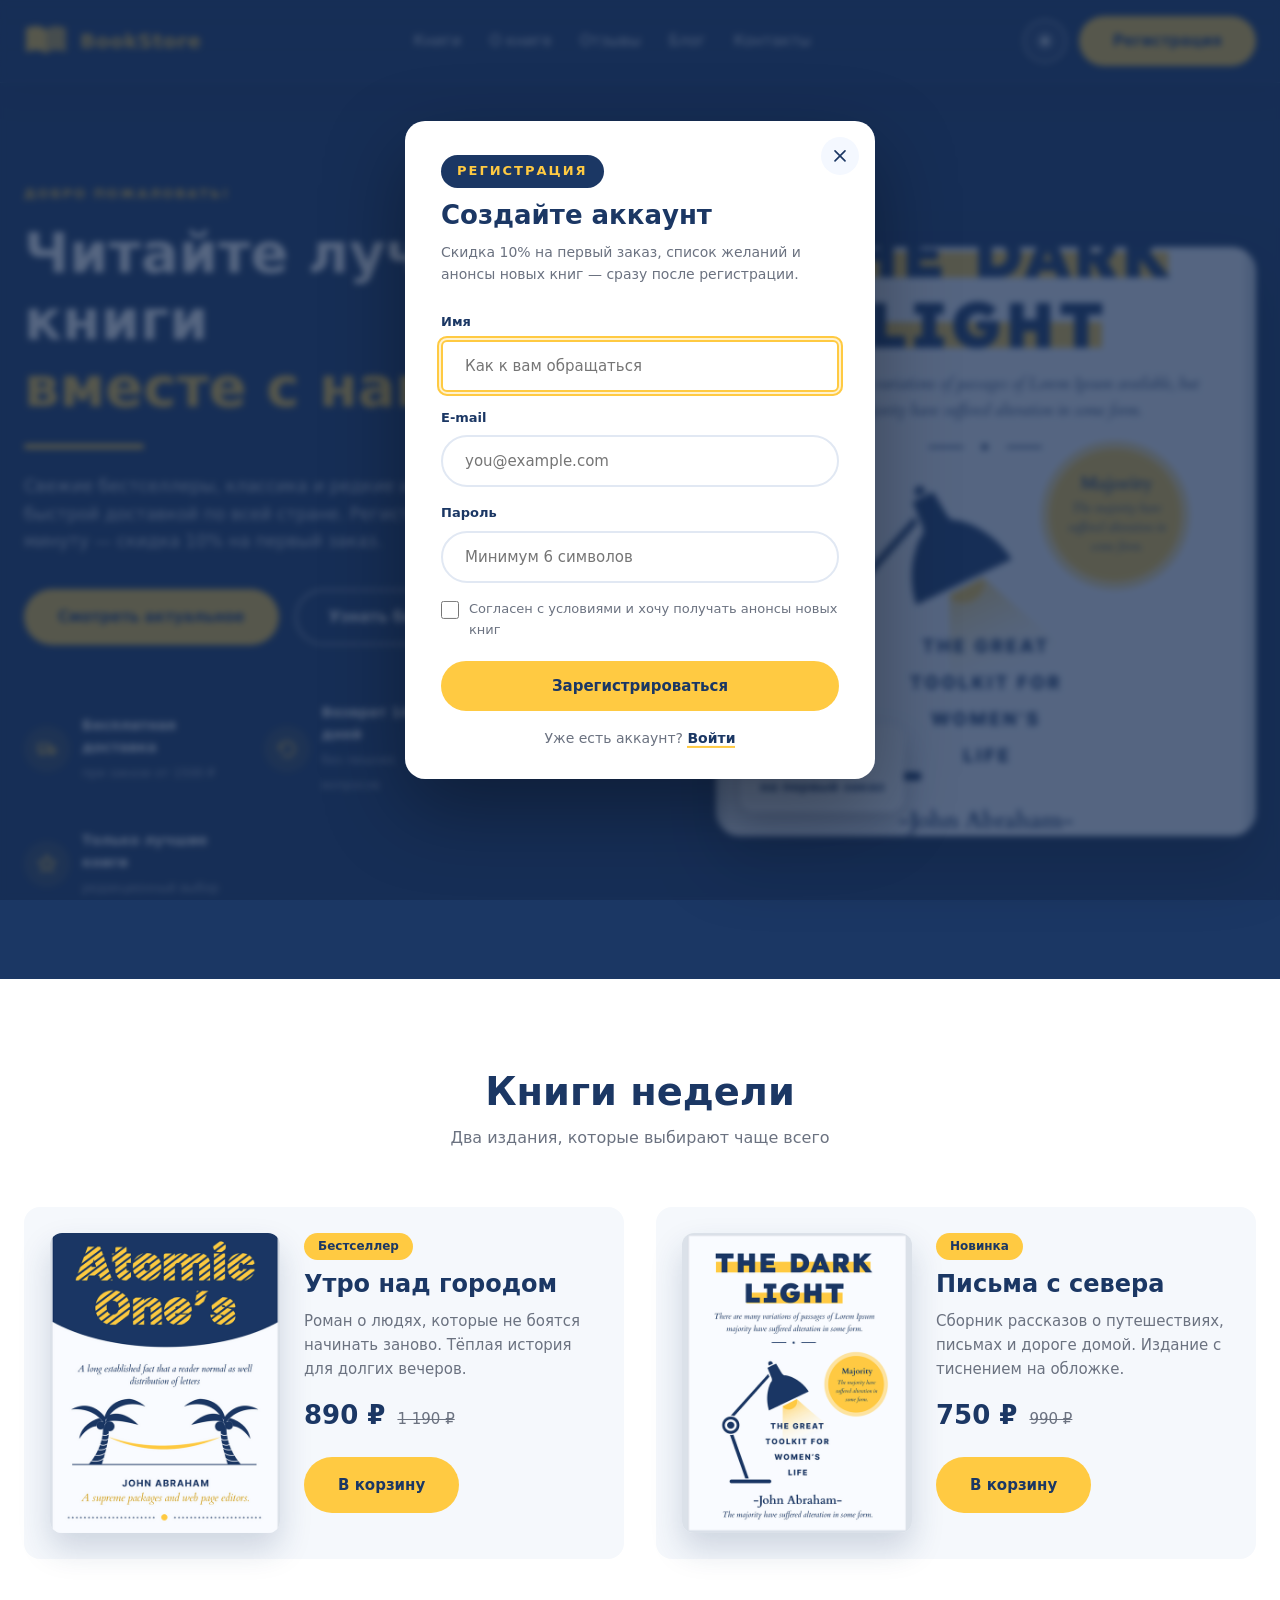
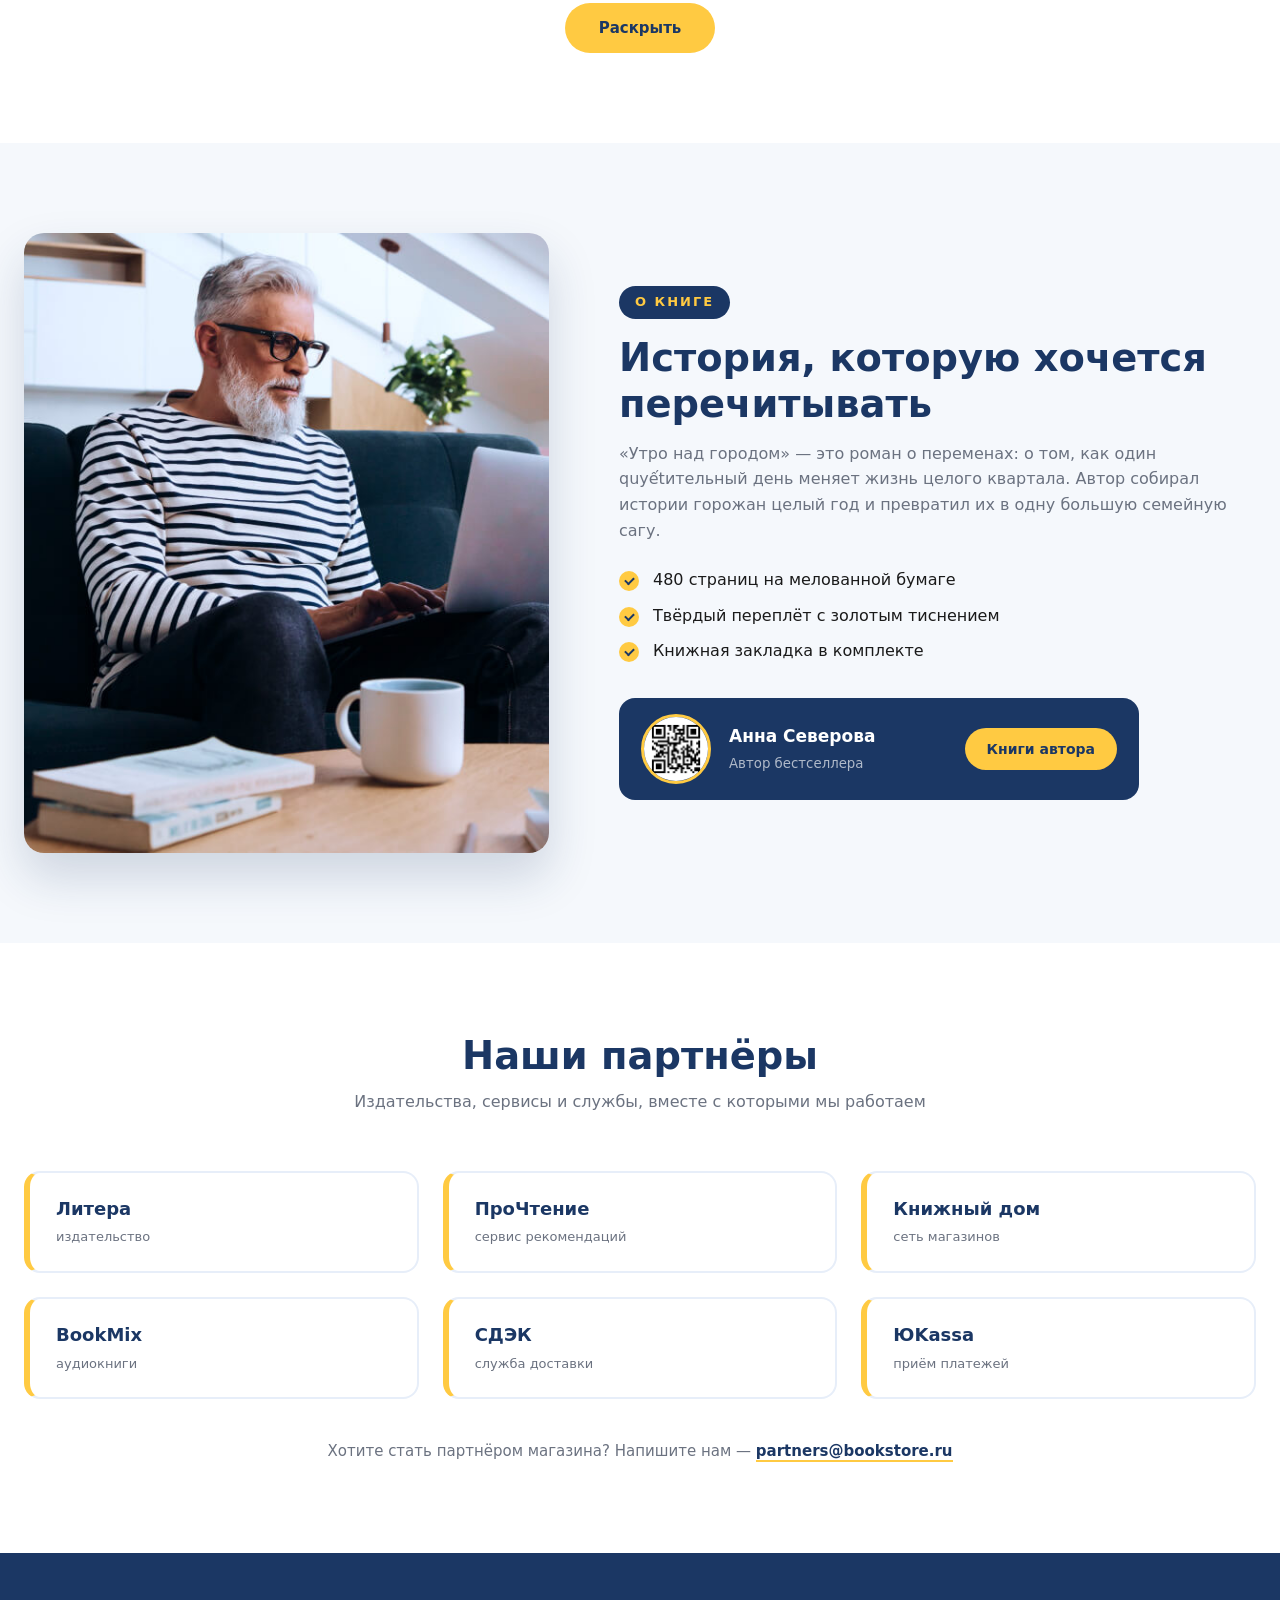
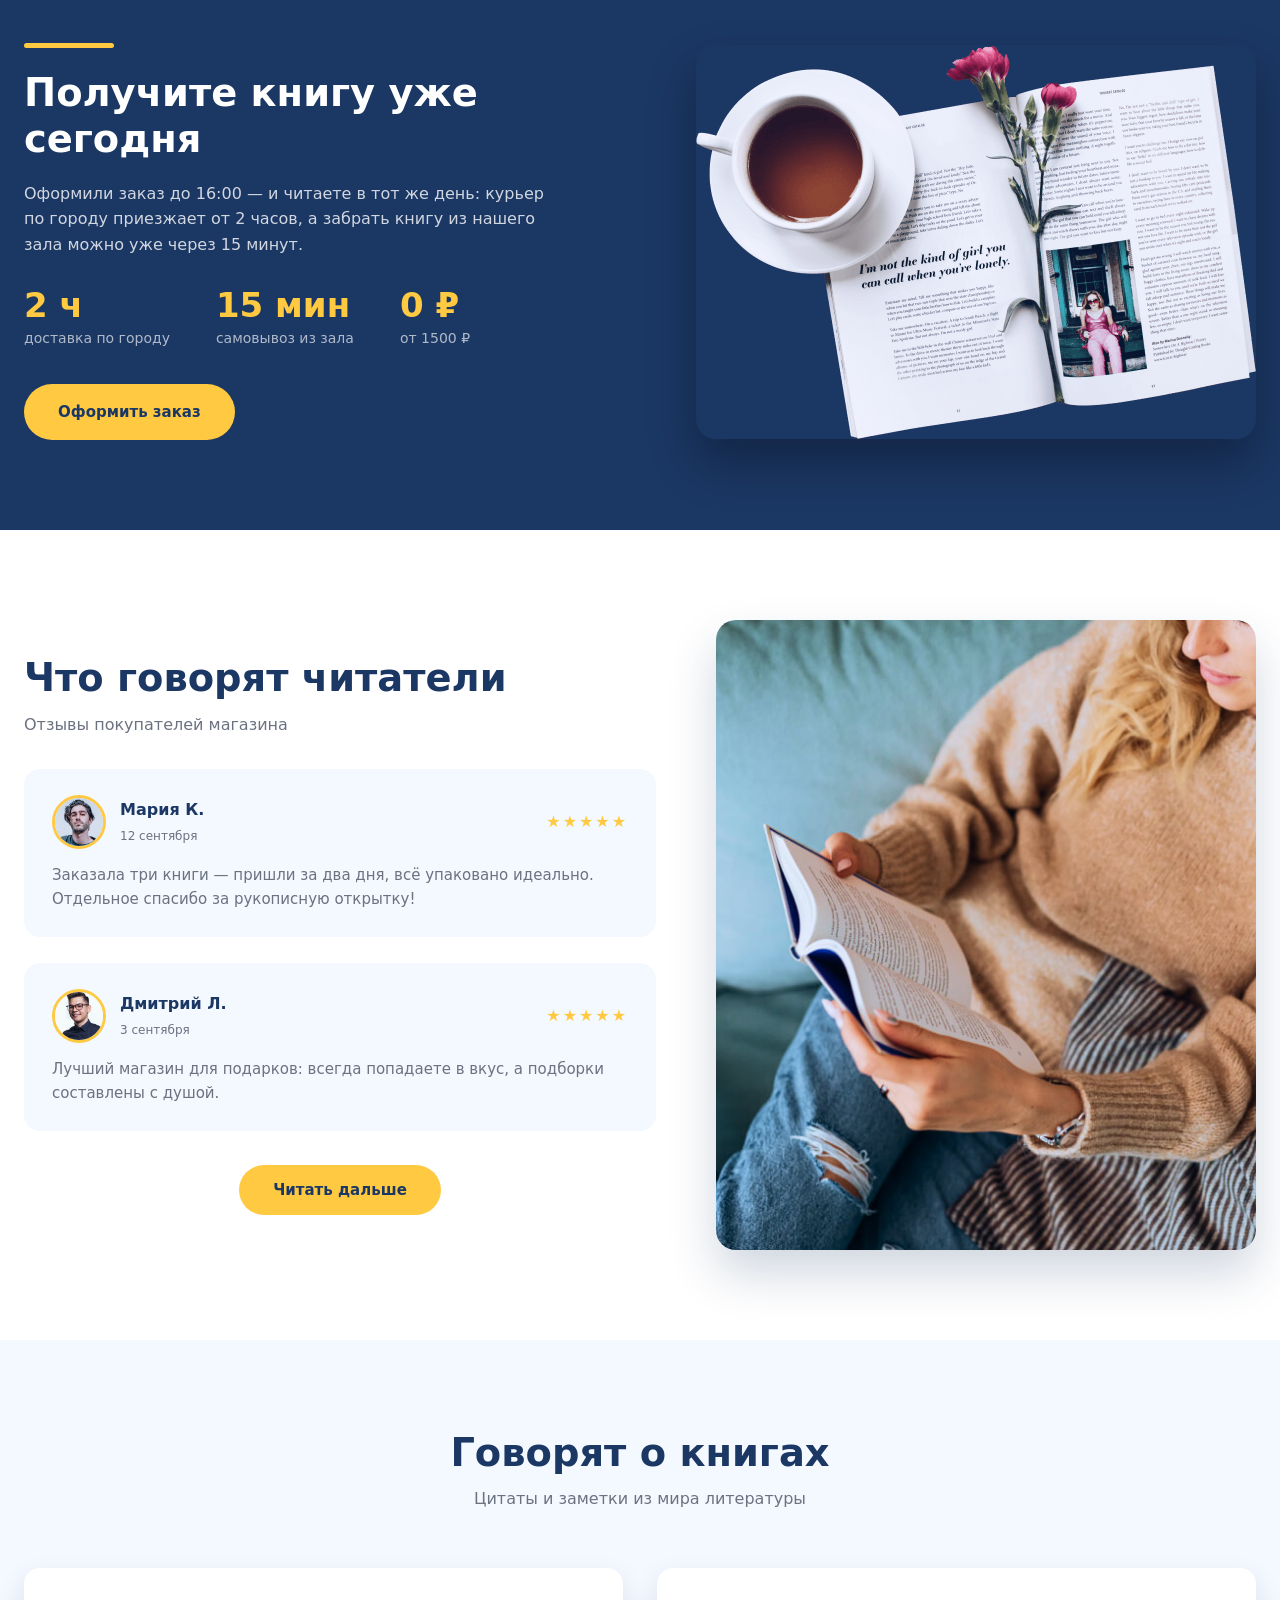
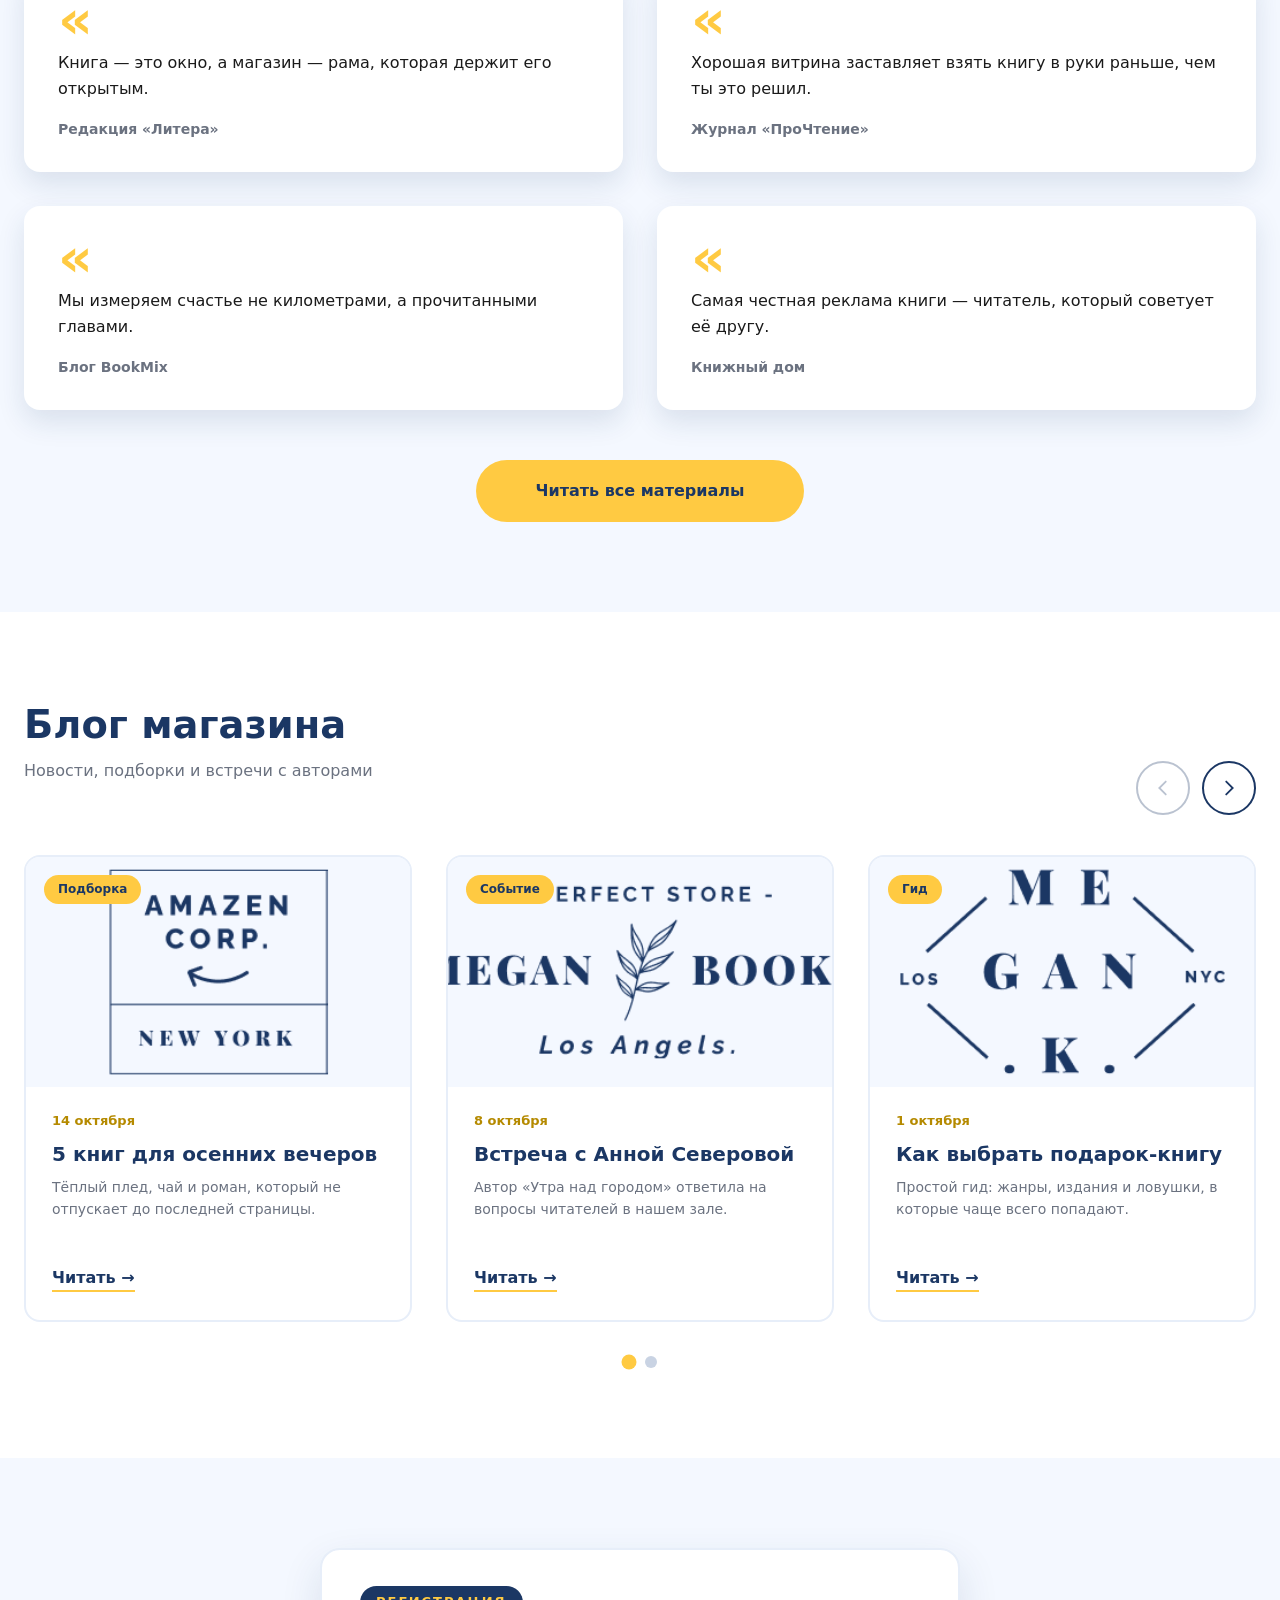
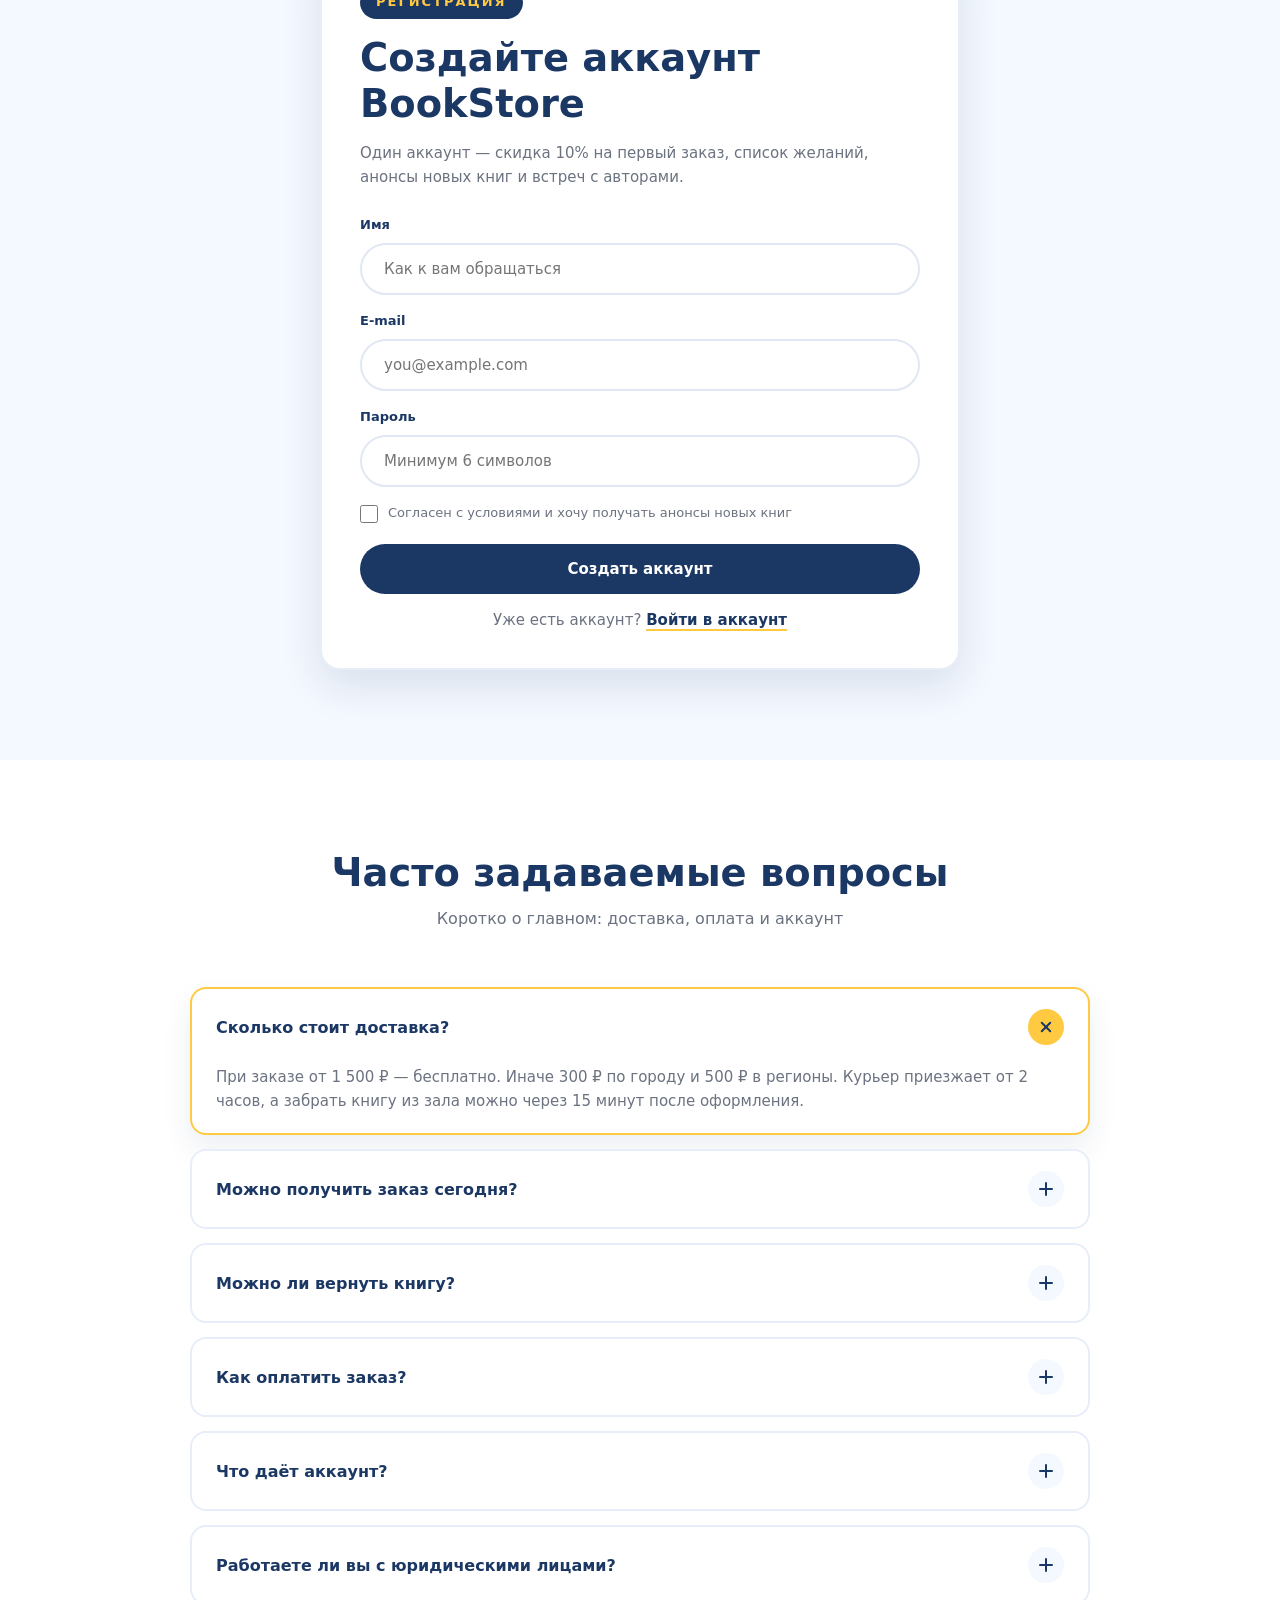
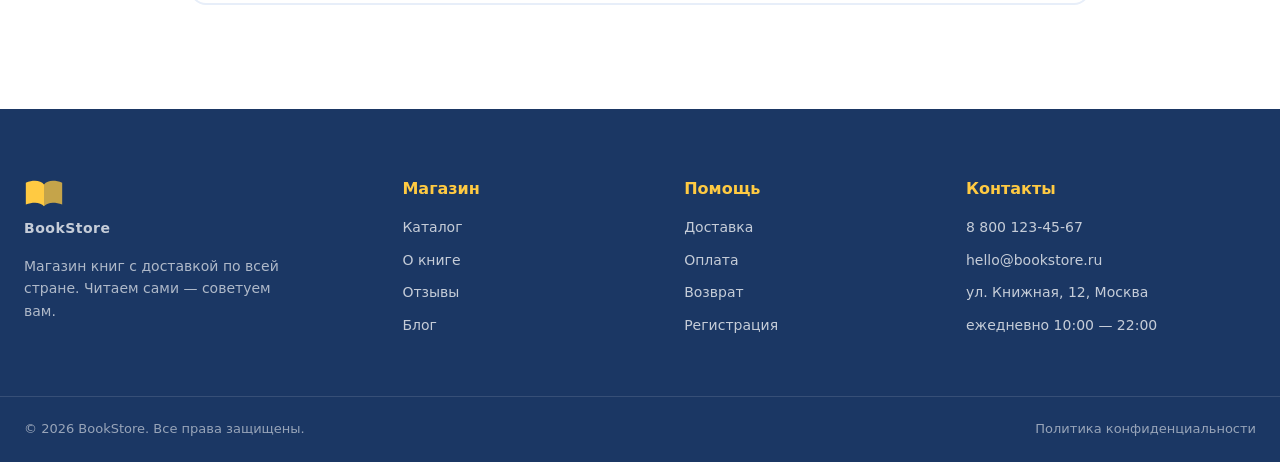
<file: bookstore-landing/modal_light.html>
﻿<!DOCTYPE html>
<html lang="ru">
<head>
  <meta charset="UTF-8">
  <meta name="viewport" content="width=device-width, initial-scale=1.0">
  <title>BookStore — витрина книжного магазина</title>
  <link rel="icon" type="image/svg+xml" href="img/favicon.svg">
  <link rel="apple-touch-icon" href="img/favicon.svg">
  <meta name="theme-color" content="#1B3764">
  <script>
    (function () {
      try {
        var saved = localStorage.getItem("bookstore-theme");
        var dark = saved
          ? saved === "dark"
          : !!(window.matchMedia && window.matchMedia("(prefers-color-scheme: dark)").matches);
        document.documentElement.setAttribute("data-theme", dark ? "dark" : "light");
      } catch (e) {
        document.documentElement.setAttribute("data-theme", "light");
      }
    })();
  </script>
  <link rel="stylesheet" href="style.css">
<script>document.documentElement.setAttribute("data-theme","light");</script></head>
<body>
  <a class="skip-link" href="#books">К разделам</a>

  <!-- ХЕДЕР + ГЕРОЙ -->
  <header class="hero">
    <div class="container nav">
      <a class="logo" href="#" aria-label="BookStore — на главную">
        <svg viewBox="0 0 44 34" width="44" height="34" aria-hidden="true">
          <path d="M2 4c8-3 16-3 20 2v24c-4-5-12-5-20-2V4z" fill="#FFCA42"/>
          <path d="M42 4c-8-3-16-3-20 2v24c4-5 12-5 20-2V4z" fill="#FFCA42" opacity=".75"/>
        </svg>
        <span>BookStore</span>
      </a>

      <nav class="menu" id="site-menu">
        <a href="#books">Книги</a>
        <a href="#about">О книге</a>
        <a href="#reviews">Отзывы</a>
        <a href="#blog">Блог</a>
        <a href="#contacts">Контакты</a>
        <button type="button" class="btn btn-yellow menu-register" data-open-register>Регистрация</button>
      </nav>

      <div class="nav-actions">
        <button type="button" class="theme-toggle" data-theme-toggle aria-label="Включить тёмную тему" aria-pressed="false" title="Сменить тему">
          <svg class="theme-icon theme-icon-moon" viewBox="0 0 24 24" width="20" height="20" aria-hidden="true">
            <path d="M20.2 14.6A8.6 8.6 0 0 1 9.4 3.8a8.6 8.6 0 1 0 10.8 10.8z" fill="currentColor"/>
          </svg>
          <svg class="theme-icon theme-icon-sun" viewBox="0 0 24 24" width="20" height="20" aria-hidden="true">
            <circle cx="12" cy="12" r="4.2" fill="currentColor"/>
            <g stroke="currentColor" stroke-width="2" stroke-linecap="round">
              <path d="M12 2.6v2.1M12 19.3v2.1M2.6 12h2.1M19.3 12h2.1M5.4 5.4l1.5 1.5M17.1 17.1l1.5 1.5M18.6 5.4l-1.5 1.5M6.9 17.1l-1.5 1.5"/>
            </g>
          </svg>
        </button>
        <button type="button" class="btn btn-yellow" data-open-register>Регистрация</button>
        <button type="button" class="menu-toggle" data-menu-toggle aria-expanded="false" aria-controls="site-menu" aria-label="Открыть меню">
          <span></span><span></span><span></span>
        </button>
      </div>
    </div>

    <div class="container hero-inner">
      <div class="hero-text">
        <p class="hero-kicker">Добро Пожаловать!</p>
        <h1>Читайте лучшие книги <span class="accent">вместе с нами</span></h1>
        <span class="underline"></span>
        <p class="hero-lead">
          Свежие бестселлеры, классика и редкие издания с быстрой доставкой
          по всей стране. Регистрация за минуту — скидка 10% на первый заказ.
        </p>
        <div class="hero-actions">
          <a href="#books" class="btn btn-yellow">Смотреть актуальное</a>
          <a href="#about" class="btn btn-ghost">Узнать больше</a>
        </div>

        <ul class="hero-features">
          <li>
            <span class="icon">
              <svg viewBox="0 0 24 24" width="22" height="22"><path d="M3 7h11v8H3zM14 10h4l3 3v2h-7z" fill="none" stroke="#FFCA42" stroke-width="2"/><circle cx="7" cy="17" r="2" fill="#FFCA42"/><circle cx="17.5" cy="17" r="2" fill="#FFCA42"/></svg>
            </span>
            <div><strong>Бесплатная доставка</strong><small>при заказе от 1500 ₽</small></div>
          </li>
          <li>
            <span class="icon">
              <svg viewBox="0 0 24 24" width="22" height="22"><path d="M4 12a8 8 0 1 1 2.3 5.7" fill="none" stroke="#FFCA42" stroke-width="2"/><path d="M4 7v5h5" fill="none" stroke="#FFCA42" stroke-width="2"/></svg>
            </span>
            <div><strong>Возврат 14 дней</strong><small>без лишних вопросов</small></div>
          </li>
          <li>
            <span class="icon">
              <svg viewBox="0 0 24 24" width="22" height="22"><path d="M12 3l2.6 5.6 6 .8-4.4 4.2 1.1 6-5.3-3-5.3 3 1.1-6L3.4 9.4l6-.8z" fill="none" stroke="#FFCA42" stroke-width="2"/></svg>
            </span>
            <div><strong>Только лучшие книги</strong><small>редакционный выбор</small></div>
          </li>
        </ul>
      </div>

      <div class="hero-image">
        <img src="img/img1.png" alt="Книга месяца">
        <div class="hero-badge">
          <span>−20%</span>
          на первый заказ
        </div>
      </div>
    </div>
  </header>

  <!-- ПРЕВЬЮ КНИГ -->
  <section class="books" id="books">
    <div class="container">
      <div class="section-head">
        <h2>Книги недели</h2>
        <p>Два издания, которые выбирают чаще всего</p>
      </div>

      <div class="book-grid">
        <article class="book-card">
          <div class="book-cover"><img src="img/img2.png" alt="Обложка книги"></div>
          <div class="book-info">
            <span class="tag">Бестселлер</span>
            <h3>Утро над городом</h3>
            <p>Роман о людях, которые не боятся начинать заново. Тёплая история для долгих вечеров.</p>
            <div class="price-row">
              <span class="price">890 ₽</span>
              <span class="old">1 190 ₽</span>
            </div>
            <a href="#contacts" class="btn btn-yellow">В корзину</a>
          </div>
        </article>

        <article class="book-card">
          <div class="book-cover"><img src="img/img3.png" alt="Обложка книги"></div>
          <div class="book-info">
            <span class="tag">Новинка</span>
            <h3>Письма с севера</h3>
            <p>Сборник рассказов о путешествиях, письмах и дороге домой. Издание с тиснением на обложке.</p>
            <div class="price-row">
              <span class="price">750 ₽</span>
              <span class="old">990 ₽</span>
            </div>
            <a href="#contacts" class="btn btn-yellow">В корзину</a>
          </div>
        </article>

        <article class="book-card book-extra">
          <div class="book-cover"><img src="img/img15.jpeg" alt="Обложка книги"></div>
          <div class="book-info">
            <span class="tag">Выбор редакции</span>
            <h3>Дом на краю лета</h3>
            <p>Семейная сага о трёх поколениях и доме, который помнит всех, кто в нём жил.</p>
            <div class="price-row">
              <span class="price">690 ₽</span>
              <span class="old">890 ₽</span>
            </div>
            <a href="#contacts" class="btn btn-yellow">В корзину</a>
          </div>
        </article>

        <article class="book-card book-extra">
          <div class="book-cover"><img src="img/img16.jpeg" alt="Обложка книги"></div>
          <div class="book-info">
            <span class="tag">Популярное</span>
            <h3>Там, где тихо</h3>
            <p>Роман о городе, в котором однажды выключили весь шум, и люди наконец услышали друг друга.</p>
            <div class="price-row">
              <span class="price">820 ₽</span>
              <span class="old">1 050 ₽</span>
            </div>
            <a href="#contacts" class="btn btn-yellow">В корзину</a>
          </div>
        </article>
      </div>

      <div class="books-cta">
        <button type="button" class="btn btn-yellow" data-catalog-toggle aria-expanded="false">Раскрыть</button>
      </div>
    </div>
  </section>

  <!-- О КНИГЕ -->
  <section class="about" id="about">
    <div class="container about-inner">
      <div class="about-image">
        <img src="img/img4.jpeg" alt="Книга на столе">
      </div>
      <div class="about-text">
        <span class="eyebrow">О книге</span>
        <h2>История, которую хочется перечитывать</h2>
        <p>
          «Утро над городом» — это роман о переменах: о том, как один quyếtительный
          день меняет жизнь целого квартала. Автор собирал истории горожан целый год
          и превратил их в одну большую семейную сагу.
        </p>
        <ul class="check-list">
          <li>480 страниц на мелованной бумаге</li>
          <li>Твёрдый переплёт с золотым тиснением</li>
          <li>Книжная закладка в комплекте</li>
        </ul>

        <div class="author-card">
          <img src="img/img5.jpeg" alt="Портрет автора">
          <div>
            <strong>Анна Северова</strong>
            <small>Автор бестселлера</small>
          </div>
          <a href="#books" class="btn btn-yellow btn-sm">Книги автора</a>
        </div>
      </div>
    </div>
  </section>

  <!-- ПАРТНЁРЫ -->
  <section class="partners" id="partners">
    <div class="container">
      <div class="section-head">
        <h2>Наши партнёры</h2>
        <p>Издательства, сервисы и службы, вместе с которыми мы работаем</p>
      </div>

      <div class="partner-grid">
        <article class="partner-card">
          <div class="partner-info">
            <strong>Литера</strong>
            <small>издательство</small>
          </div>
        </article>

        <article class="partner-card">
          <div class="partner-info">
            <strong>ПроЧтение</strong>
            <small>сервис рекомендаций</small>
          </div>
        </article>

        <article class="partner-card">
          <div class="partner-info">
            <strong>Книжный дом</strong>
            <small>сеть магазинов</small>
          </div>
        </article>

        <article class="partner-card">
          <div class="partner-info">
            <strong>BookMix</strong>
            <small>аудиокниги</small>
          </div>
        </article>

        <article class="partner-card">
          <div class="partner-info">
            <strong>СДЭК</strong>
            <small>служба доставки</small>
          </div>
        </article>

        <article class="partner-card">
          <div class="partner-info">
            <strong>ЮKassa</strong>
            <small>приём платежей</small>
          </div>
        </article>
      </div>

      <p class="partners-note">
        Хотите стать партнёром магазина? Напишите нам —
        <a href="mailto:partners@bookstore.ru">partners@bookstore.ru</a>
      </p>
    </div>
  </section>

  <!-- ДОСТАВКА: КНИГА УЖЕ СЕГОДНЯ -->
  <section class="author" id="delivery">
    <div class="container author-inner">
      <div class="author-text">
        <span class="accent-line"></span>
        <h2>Получите книгу уже сегодня</h2>
        <p>
          Оформили заказ до 16:00 — и читаете в тот же день: курьер по городу приезжает
          от 2 часов, а забрать книгу из нашего зала можно уже через 15 минут.
        </p>
        <div class="author-stats">
          <div><strong>2 ч</strong><span>доставка по городу</span></div>
          <div><strong>15 мин</strong><span>самовывоз из зала</span></div>
          <div><strong>0 ₽</strong><span>от 1500 ₽</span></div>
        </div>
        <a href="#books" class="btn btn-yellow">Оформить заказ</a>
      </div>
      <div class="author-photo">
        <img src="img/img10.png" alt="Курьер с заказом книги">
      </div>
    </div>
  </section>

  <!-- ОТЗЫВЫ -->
  <section class="reviews" id="reviews">
    <div class="container reviews-inner">
      <div class="reviews-cards">
        <div class="section-head left">
          <h2>Что говорят читатели</h2>
          <p>Отзывы покупателей магазина</p>
        </div>

        <article class="review">
          <div class="review-top">
            <img src="img/img12.jpeg" alt="" class="avatar">
            <div><strong>Мария К.</strong><small>12 сентября</small></div>
            <span class="stars">★★★★★</span>
          </div>
          <p>Заказала три книги — пришли за два дня, всё упаковано идеально. Отдельное спасибо за рукописную открытку!</p>
        </article>

        <article class="review">
          <div class="review-top">
            <img src="img/img13.jpeg" alt="" class="avatar">
            <div><strong>Дмитрий Л.</strong><small>3 сентября</small></div>
            <span class="stars">★★★★★</span>
          </div>
          <p>Лучший магазин для подарков: всегда попадаете в вкус, а подборки составлены с душой.</p>
        </article>

        <article class="review is-extra">
          <div class="review-top">
            <span class="avatar avatar-text" aria-hidden="true">А</span>
            <div><strong>Анна С.</strong><small>27 августа</small></div>
            <span class="stars">★★★★★</span>
          </div>
          <p>Заказывала подарочный набор — упаковали как в бутике, ещё и ленту подобрали под обложку. Теперь покупаю только здесь.</p>
        </article>

        <article class="review is-extra">
          <div class="review-top">
            <span class="avatar avatar-text" aria-hidden="true">И</span>
            <div><strong>Игорь В.</strong><small>15 августа</small></div>
            <span class="stars">★★★★★</span>
          </div>
          <p>Понравилось, что в описании честно указали состояние книги. Пришло даже лучше, чем ожидал. Доставка — ровно в обещанное время.</p>
        </article>

        <article class="review is-extra">
          <div class="review-top">
            <span class="avatar avatar-text" aria-hidden="true">Е</span>
            <div><strong>Елена М.</strong><small>2 августа</small></div>
            <span class="stars">★★★★☆</span>
          </div>
          <p>Книга пришла быстро, но коробка была слегка помята. Внутри всё в порядке — поддержка ответила за пару минут и извинилась.</p>
        </article>

        <article class="review is-extra">
          <div class="review-top">
            <span class="avatar avatar-text" aria-hidden="true">П</span>
            <div><strong>Павел Т.</strong><small>21 июля</small></div>
            <span class="stars">★★★★★</span>
          </div>
          <p>Взял трилогию по совету продавца в чате — попал в самое сердце. Отдельный плюс за закладку и открытку с цитатой.</p>
        </article>

        <div class="reviews-more">
          <button type="button" class="btn btn-yellow" data-reviews-next>Читать дальше</button>
        </div>
      </div>

      <div class="reviews-image">
        <img src="img/img11.jpeg" alt="Книга в руках читателя">
      </div>
    </div>
  </section>

  <!-- ЦИТАТЫ / СТАТЬИ -->
  <section class="quotes">
    <div class="container">
      <div class="section-head">
        <h2>Говорят о книгах</h2>
        <p>Цитаты и заметки из мира литературы</p>
      </div>

      <div class="quote-grid">
        <article class="quote-card">
          <span class="quote-mark">«</span>
          <p>Книга — это окно, а магазин — рама, которая держит его открытым.</p>
          <footer>Редакция «Литера»</footer>
        </article>
        <article class="quote-card">
          <span class="quote-mark">«</span>
          <p>Хорошая витрина заставляет взять книгу в руки раньше, чем ты это решил.</p>
          <footer>Журнал «ПроЧтение»</footer>
        </article>
        <article class="quote-card">
          <span class="quote-mark">«</span>
          <p>Мы измеряем счастье не километрами, а прочитанными главами.</p>
          <footer>Блог BookMix</footer>
        </article>
        <article class="quote-card">
          <span class="quote-mark">«</span>
          <p>Самая честная реклама книги — читатель, который советует её другу.</p>
          <footer>Книжный дом</footer>
        </article>
      </div>

      <div class="quotes-cta">
        <a href="#blog" class="btn btn-yellow btn-wide">Читать все материалы</a>
      </div>
    </div>
  </section>

  <!-- БЛОГ -->
  <section class="blog" id="blog">
    <div class="container">
      <div class="blog-head">
        <div class="section-head left">
          <h2>Блог магазина</h2>
          <p>Новости, подборки и встречи с авторами</p>
        </div>

        <div class="slider-nav">
          <button class="slider-arrow" type="button" data-prev aria-label="Предыдущая статья">
            <svg viewBox="0 0 24 24" width="22" height="22"><path d="M15 5l-7 7 7 7" fill="none" stroke="currentColor" stroke-width="2" stroke-linecap="round"/></svg>
          </button>
          <button class="slider-arrow" type="button" data-next aria-label="Следующая статья">
            <svg viewBox="0 0 24 24" width="22" height="22"><path d="M9 5l7 7-7 7" fill="none" stroke="currentColor" stroke-width="2" stroke-linecap="round"/></svg>
          </button>
        </div>
      </div>

      <div class="slider" data-slider>
        <div class="slider-track">
          <article class="post">
            <div class="post-media">
              <img src="img/img6.png" alt="Осенние книги">
              <span class="post-cat">Подборка</span>
            </div>
            <div class="post-body">
              <span class="post-date">14 октября</span>
              <h3>5 книг для осенних вечеров</h3>
              <p>Тёплый плед, чай и роман, который не отпускает до последней страницы.</p>
              <a href="#" class="post-link">Читать →</a>
            </div>
          </article>

          <article class="post">
            <div class="post-media">
              <img src="img/img7.png" alt="Встреча с автором">
              <span class="post-cat">Событие</span>
            </div>
            <div class="post-body">
              <span class="post-date">8 октября</span>
              <h3>Встреча с Анной Северовой</h3>
              <p>Автор «Утра над городом» ответила на вопросы читателей в нашем зале.</p>
              <a href="#" class="post-link">Читать →</a>
            </div>
          </article>

          <article class="post">
            <div class="post-media">
              <img src="img/img8.png" alt="Выбор книги в подарок">
              <span class="post-cat">Гид</span>
            </div>
            <div class="post-body">
              <span class="post-date">1 октября</span>
              <h3>Как выбрать подарок-книгу</h3>
              <p>Простой гид: жанры, издания и ловушки, в которые чаще всего попадают.</p>
              <a href="#" class="post-link">Читать →</a>
            </div>
          </article>

          <article class="post">
            <div class="post-media">
              <img src="img/img9.png" alt="Читальный зал магазина">
              <span class="post-cat">Магазин</span>
            </div>
            <div class="post-body">
              <span class="post-date">24 сентября</span>
              <h3>Как мы выбираем книги для полок</h3>
              <p>Рассказываем, кто и по каким критериям решает, что попадёт в зал.</p>
              <a href="#" class="post-link">Читать →</a>
            </div>
          </article>
        </div>
      </div>

      <div class="slider-dots" data-dots></div>
    </div>
  </section>

  <!-- РЕГИСТРАЦИЯ -->
  <section class="subscribe" id="register">
    <div class="container register-inner">
      <div class="register-card">
        <span class="eyebrow">Регистрация</span>
        <h2>Создайте аккаунт BookStore</h2>
        <p>Один аккаунт — скидка 10% на первый заказ, список желаний, анонсы новых книг и встреч с авторами.</p>

        <form class="register-form" onsubmit="return false;">
          <div class="field">
            <label for="reg-name">Имя</label>
            <input id="reg-name" type="text" placeholder="Как к вам обращаться" autocomplete="name" required>
          </div>

          <div class="field">
            <label for="reg-email">E-mail</label>
            <input id="reg-email" type="email" placeholder="you@example.com" autocomplete="email" required>
          </div>

          <div class="field">
            <label for="reg-pass">Пароль</label>
            <input id="reg-pass" type="password" placeholder="Минимум 6 символов" minlength="6" autocomplete="new-password" required>
          </div>

          <label class="checkbox">
            <input type="checkbox" required>
            <span>Согласен с условиями и хочу получать анонсы новых книг</span>
          </label>

          <button type="submit" class="btn btn-dark btn-full">Создать аккаунт</button>
        </form>

        <p class="register-foot">
          Уже есть аккаунт?
          <a href="#" data-open-login>Войти в аккаунт</a>
        </p>
      </div>
    </div>
  </section>

  <!-- ВОПРОСЫ И ОТВЕТЫ (аккордеон) -->
  <section class="faq-section" id="faq">
    <div class="container">
      <div class="section-head">
        <h2>Часто задаваемые вопросы</h2>
        <p>Коротко о главном: доставка, оплата и аккаунт</p>
      </div>

      <div class="accordion" data-accordion>
        <div class="acc-item open">
          <button class="acc-head" type="button" aria-expanded="true">
            <span>Сколько стоит доставка?</span>
            <span class="acc-icon" aria-hidden="true"></span>
          </button>
          <div class="acc-body">
            <div class="acc-body-inner">
              <p>При заказе от 1 500 ₽ — бесплатно. Иначе 300 ₽ по городу и 500 ₽ в регионы. Курьер приезжает от 2 часов, а забрать книгу из зала можно через 15 минут после оформления.</p>
            </div>
          </div>
        </div>

        <div class="acc-item">
          <button class="acc-head" type="button" aria-expanded="false">
            <span>Можно получить заказ сегодня?</span>
            <span class="acc-icon" aria-hidden="true"></span>
          </button>
          <div class="acc-body">
            <div class="acc-body-inner">
              <p>Да. Оформите заказ до 16:00 — и читаете его в тот же день: курьер приедет от 2 часов, самовывоз доступен через 15 минут.</p>
            </div>
          </div>
        </div>

        <div class="acc-item">
          <button class="acc-head" type="button" aria-expanded="false">
            <span>Можно ли вернуть книгу?</span>
            <span class="acc-icon" aria-hidden="true"></span>
          </button>
          <div class="acc-body">
            <div class="acc-body-inner">
              <p>Да, в течение 14 дней, если сохранён товарный вид и упаковка. Возврат денег — на тот же счёт, с которого была оплата, обычно за 1–3 рабочих дня.</p>
            </div>
          </div>
        </div>

        <div class="acc-item">
          <button class="acc-head" type="button" aria-expanded="false">
            <span>Как оплатить заказ?</span>
            <span class="acc-icon" aria-hidden="true"></span>
          </button>
          <div class="acc-body">
            <div class="acc-body-inner">
              <p>Картой онлайн, при получении курьеру или наличными в нашем книжном зале. Для компаний — оплата по счёту.</p>
            </div>
          </div>
        </div>

        <div class="acc-item">
          <button class="acc-head" type="button" aria-expanded="false">
            <span>Что даёт аккаунт?</span>
            <span class="acc-icon" aria-hidden="true"></span>
          </button>
          <div class="acc-body">
            <div class="acc-body-inner">
              <p>Скидку 10% на первый заказ, историю покупок, список желаний и ранний доступ к предзаказам новинок.</p>
            </div>
          </div>
        </div>

        <div class="acc-item">
          <button class="acc-head" type="button" aria-expanded="false">
            <span>Работаете ли вы с юридическими лицами?</span>
            <span class="acc-icon" aria-hidden="true"></span>
          </button>
          <div class="acc-body">
            <div class="acc-body-inner">
              <p>Да: выставляем счёт, закрываем договор поставки и отправляем книги по одному адресу — удобно для библиотек, школ и офисов.</p>
            </div>
          </div>
        </div>
      </div>
    </div>
  </section>

  <!-- ФУТЕР -->
  <footer class="footer">
    <div class="container footer-grid">
      <div class="footer-col brand">
        <a class="logo" href="#">
          <svg viewBox="0 0 44 34" width="40" height="31" aria-hidden="true">
            <path d="M2 4c8-3 16-3 20 2v24c-4-5-12-5-20-2V4z" fill="#FFCA42"/>
            <path d="M42 4c-8-3-16-3-20 2v24c4-5 12-5 20-2V4z" fill="#FFCA42" opacity=".75"/>
          </svg>
          <span>BookStore</span>
        </a>
        <p>Магазин книг с доставкой по всей стране. Читаем сами — советуем вам.</p>
      </div>

      <div class="footer-col">
        <h4>Магазин</h4>
        <a href="#books">Каталог</a>
        <a href="#about">О книге</a>
        <a href="#reviews">Отзывы</a>
        <a href="#blog">Блог</a>
      </div>

      <div class="footer-col">
        <h4>Помощь</h4>
        <a href="#contacts">Доставка</a>
        <a href="#contacts">Оплата</a>
        <a href="#contacts">Возврат</a>
        <a href="#register">Регистрация</a>
      </div>

      <div class="footer-col" id="contacts">
        <h4>Контакты</h4>
        <a href="tel:+78001234567">8 800 123-45-67</a>
        <a href="mailto:hello@bookstore.ru">hello@bookstore.ru</a>
        <span>ул. Книжная, 12, Москва</span>
        <span>ежедневно 10:00 — 22:00</span>
      </div>
    </div>

    <div class="footer-bottom">
      <div class="container">
        <span>© 2026 BookStore. Все права защищены.</span>
        <span>Политика конфиденциальности</span>
      </div>
    </div>
  </footer>

  <!-- МОДАЛЬНОЕ ОКНО РЕГИСТРАЦИИ -->
  <div class="modal" id="register-modal" hidden>
    <div class="modal-overlay" data-close-modal></div>

    <div class="modal-dialog" role="dialog" aria-modal="true" aria-labelledby="register-modal-title">
      <button type="button" class="modal-close" data-close-modal aria-label="Закрыть окно">
        <svg viewBox="0 0 24 24" width="20" height="20"><path d="M6 6l12 12M18 6L6 18" fill="none" stroke="currentColor" stroke-width="2" stroke-linecap="round"/></svg>
      </button>

      <span class="eyebrow">Регистрация</span>
      <h3 id="register-modal-title">Создайте аккаунт</h3>
      <p class="modal-lead">Скидка 10% на первый заказ, список желаний и анонсы новых книг — сразу после регистрации.</p>

      <form class="register-form" onsubmit="return false;">
        <div class="field">
          <label for="modal-name">Имя</label>
          <input id="modal-name" type="text" placeholder="Как к вам обращаться" autocomplete="name" required>
        </div>

        <div class="field">
          <label for="modal-email">E-mail</label>
          <input id="modal-email" type="email" placeholder="you@example.com" autocomplete="email" required>
        </div>

        <div class="field">
          <label for="modal-pass">Пароль</label>
          <input id="modal-pass" type="password" placeholder="Минимум 6 символов" minlength="6" autocomplete="new-password" required>
        </div>

        <label class="checkbox">
          <input type="checkbox" required>
          <span>Согласен с условиями и хочу получать анонсы новых книг</span>
        </label>

        <button type="submit" class="btn btn-yellow btn-full">Зарегистрироваться</button>
        <p class="modal-foot">Уже есть аккаунт? <a href="#" data-open-login>Войти</a></p>
      </form>
    </div>
  </div>

  <!-- МОДАЛЬНОЕ ОКНО ВХОДА -->
  <div class="modal" id="login-modal" hidden>
    <div class="modal-overlay" data-close-modal></div>

    <div class="modal-dialog" role="dialog" aria-modal="true" aria-labelledby="login-modal-title">
      <button type="button" class="modal-close" data-close-modal aria-label="Закрыть окно">
        <svg viewBox="0 0 24 24" width="20" height="20"><path d="M6 6l12 12M18 6L6 18" fill="none" stroke="currentColor" stroke-width="2" stroke-linecap="round"/></svg>
      </button>

      <span class="eyebrow">Вход</span>
      <h3 id="login-modal-title">С возвращением!</h3>
      <p class="modal-lead">Войдите, чтобы видеть список желаний, историю заказов и свои скидки.</p>

      <form class="register-form" onsubmit="return false;">
        <div class="field">
          <label for="login-email">E-mail</label>
          <input id="login-email" type="email" placeholder="you@example.com" autocomplete="email" required>
        </div>

        <div class="field">
          <label for="login-pass">Пароль</label>
          <input id="login-pass" type="password" placeholder="Ваш пароль" autocomplete="current-password" required>
        </div>

        <label class="checkbox">
          <input type="checkbox">
          <span>Запомнить меня на этом устройстве</span>
        </label>

        <button type="submit" class="btn btn-yellow btn-full">Войти</button>
        <p class="modal-foot">Нет аккаунта? <a href="#" data-open-register>Зарегистрироваться</a></p>
      </form>
    </div>
  </div>

  <script src="script.js"></script>

<script>
window.addEventListener("load", function(){
  var b=document.querySelector("[data-open-register]");
  if(b) b.click();
});
</script></body>
</html>
</file>
<file: bookstore-landing/style.css>
﻿/* ============ BookStore — витрина ============ */
:root {
  /* фирменные цвета */
  --navy: #1B3764;
  --navy-dark: #152C51;
  --yellow: #FFCA42;

  /* поверхности и текст — светлая тема */
  --bg-page: #FFFFFF;
  --bg-soft: #F5F8FC;
  --bg-soft-2: #F4F8FF;
  --surface: #FFFFFF;
  --card: #F5F8FC;
  --card-soft: #F4F8FF;
  --heading: #1B3764;
  --text: #1A1A1A;
  --muted: #6B7280;
  --border: #E7EEF9;
  --border-input: #E1E8F3;
  --border-strong: #1B3764;
  --dot: #C9D3E3;
  --accent-strong: #B58A00;
  --input-bg: #FFFFFF;
  --btn-dark-bg: #1B3764;
  --btn-dark-hover: #152C51;
  --shadow-color: rgba(27, 55, 100, .12);

  --radius: 16px;
  --container: 1290px;
  --nav-h: 84px;

  color-scheme: light;
}

/* ---- тёмная тема ---- */
html[data-theme="dark"] {
  --bg-page: #0B1220;
  --bg-soft: #101B2E;
  --bg-soft-2: #0E1728;
  --surface: #17233C;
  --card: #14203A;
  --card-soft: #16223E;
  --heading: #EAF0FB;
  --text: #DCE4F2;
  --muted: #9BA9C1;
  --border: rgba(255, 255, 255, .10);
  --border-input: rgba(255, 255, 255, .14);
  --border-strong: rgba(255, 255, 255, .40);
  --dot: rgba(255, 255, 255, .28);
  --accent-strong: #FFCA42;
  --input-bg: #0F1A2E;
  --btn-dark-bg: #23406F;
  --btn-dark-hover: #2C4E86;
  --shadow-color: rgba(0, 0, 0, .35);

  color-scheme: dark;
}

* { margin: 0; padding: 0; box-sizing: border-box; }

html {
  scroll-behavior: smooth;
  scroll-padding-top: calc(var(--nav-h) + 24px);
}

body {
  font-family: "Segoe UI", system-ui, -apple-system, Roboto, Arial, sans-serif;
  color: var(--text);
  background: var(--bg-page);
  line-height: 1.6;
  transition: background-color .3s ease, color .3s ease;
}

img { max-width: 100%; display: block; }

.container {
  max-width: var(--container);
  margin: 0 auto;
  padding: 0 24px;
}

h1, h2, h3, h4 { line-height: 1.2; color: var(--heading); }

h1 { font-size: clamp(32px, 4.5vw, 56px); color: #fff; }
h2 { font-size: clamp(26px, 3vw, 40px); }

/* ---- кнопки ---- */
.btn {
  display: inline-block;
  padding: 16px 34px;
  border-radius: 40px;
  font-family: inherit;
  font-weight: 600;
  text-decoration: none;
  text-align: center;
  transition: transform .2s, box-shadow .2s, background .2s;
  border: none;
  cursor: pointer;
  font-size: 15px;
}
.btn:hover { transform: translateY(-2px); }

.btn-yellow { background: var(--yellow); color: var(--navy); }
.btn-yellow:hover { box-shadow: 0 10px 24px rgba(255, 202, 66, .35); }

.btn-dark { background: var(--btn-dark-bg); color: #fff; }
.btn-dark:hover { background: var(--btn-dark-hover); box-shadow: 0 10px 24px rgba(27, 55, 100, .3); }

.btn-ghost { border: 2px solid rgba(255,255,255,.5); color: #fff; padding: 14px 32px; }
.btn-ghost:hover { border-color: var(--yellow); color: var(--yellow); }

.btn-sm { padding: 10px 22px; font-size: 14px; }
.btn-wide { padding: 18px 60px; font-size: 16px; }

/* ============ ХЕДЕР + ГЕРОЙ ============ */
.hero {
  background: var(--navy);
  color: #fff;
  padding-top: calc(var(--nav-h) + 50px);
  padding-bottom: 80px;
  position: relative;
  overflow: hidden;
}

.nav {
  position: fixed;
  top: 0;
  left: 0;
  right: 0;
  z-index: 200;
  display: flex;
  align-items: center;
  justify-content: space-between;
  gap: 24px;
  padding-top: 16px;
  padding-bottom: 16px;
  width: 100%;
  max-width: 100%;
  padding-left: max(24px, calc((100% - var(--container)) / 2));
  padding-right: max(24px, calc((100% - var(--container)) / 2));
  background: linear-gradient(180deg, rgba(27, 55, 100, 0.98) 0%, rgba(27, 55, 100, 0.92) 100%);
  backdrop-filter: blur(12px) saturate(1.02);
  -webkit-backdrop-filter: blur(12px) saturate(1.02);
  transform: translateZ(0);
  border-bottom: 1px solid rgba(255, 255, 255, 0.1);
  box-shadow: 0 10px 30px rgba(15, 27, 53, 0.18);
  transition: background-color .3s ease, border-color .3s ease, box-shadow .3s ease, transform .35s ease;
  will-change: transform;
}

.nav.nav-hidden {
  transform: translateY(-110%);
}

.nav.nav-solid {
  box-shadow: 0 12px 40px rgba(15, 27, 53, 0.24);
}

.logo {
  display: flex;
  align-items: center;
  gap: 12px;
  text-decoration: none;
  color: var(--yellow);
  font-weight: 800;
  font-size: 20px;
  letter-spacing: .5px;
}

.menu { display: flex; gap: 28px; flex-wrap: wrap; }
.menu a {
  color: rgba(255,255,255,.85);
  text-decoration: none;
  font-size: 15px;
  transition: color .2s;
}
.menu a:hover { color: var(--yellow); }

.menu-register { display: none; }

.menu-toggle {
  display: none;
  flex-direction: column;
  align-items: center;
  justify-content: center;
  gap: 5px;
  width: 46px;
  height: 46px;
  flex: 0 0 46px;
  padding: 0;
  border: 1px solid rgba(255, 255, 255, .25);
  border-radius: 12px;
  background: rgba(255, 255, 255, .06);
  cursor: pointer;
  transition: background-color .2s ease, border-color .2s ease;
}
.menu-toggle:hover { background: rgba(255, 255, 255, .16); }
.menu-toggle span {
  display: block;
  width: 20px;
  height: 2px;
  border-radius: 2px;
  background: #fff;
  transition: transform .25s ease, opacity .2s ease;
}
.nav.menu-open .menu-toggle span:nth-child(1) { transform: translateY(7px) rotate(45deg); }
.nav.menu-open .menu-toggle span:nth-child(2) { opacity: 0; }
.nav.menu-open .menu-toggle span:nth-child(3) { transform: translateY(-7px) rotate(-45deg); }

.nav-actions {
  display: flex;
  align-items: center;
  gap: 12px;
}

.theme-toggle {
  width: 44px;
  height: 44px;
  flex: 0 0 44px;
  border-radius: 50%;
  border: 2px solid rgba(255, 255, 255, .35);
  background: rgba(255, 255, 255, .06);
  color: #fff;
  display: grid;
  place-items: center;
  cursor: pointer;
  padding: 0;
  transition: background .2s, border-color .2s, color .2s, transform .2s;
}
.theme-toggle:hover {
  border-color: var(--yellow);
  color: var(--yellow);
  transform: translateY(-2px);
}
.theme-toggle:focus-visible {
  outline: 3px solid var(--yellow);
  outline-offset: 2px;
}
.theme-icon-moon { display: none; }
.theme-icon-sun { display: block; }
html[data-theme="dark"] .theme-icon-moon { display: block; }
html[data-theme="dark"] .theme-icon-sun { display: none; }

.hero-inner {
  display: grid;
  grid-template-columns: 1fr 540px;
  gap: 56px;
  align-items: center;
  padding-top: 50px;
}

.hero-kicker {
  color: var(--yellow);
  font-weight: 600;
  letter-spacing: 2px;
  text-transform: uppercase;
  font-size: 13px;
  margin-bottom: 14px;
}

.accent { color: var(--yellow); }
.hero-text .accent { display: block; }

.underline {
  display: block;
  width: 120px;
  height: 5px;
  background: var(--yellow);
  border-radius: 4px;
  margin: 24px 0;
}

.hero-lead {
  color: rgba(255,255,255,.8);
  font-size: 17px;
  max-width: 480px;
}

.hero-actions {
  display: flex;
  gap: 16px;
  margin-top: 34px;
  flex-wrap: wrap;
}

.hero-features {
  list-style: none;
  display: flex;
  gap: 32px;
  margin-top: 56px;
  flex-wrap: wrap;
}
.hero-features li {
  display: flex;
  gap: 12px;
  align-items: center;
  max-width: 210px;
}
.hero-features .icon {
  flex: 0 0 46px;
  height: 46px;
  border-radius: 50%;
  background: rgba(255, 202, 66, .12);
  display: grid;
  place-items: center;
}
.hero-features strong { display: block; font-size: 14px; }
.hero-features small { color: rgba(255,255,255,.6); font-size: 12px; }

.hero-image { position: relative; }

.hero-image img {
  width: 100%;
  height: clamp(360px, 46vw, 700px);
  border-radius: 24px;
  box-shadow: 0 30px 60px rgba(0,0,0,.35);
  object-fit: cover;
  object-position: center;
  display: block;
}

.hero-badge {
  position: absolute;
  left: 24px;
  bottom: 24px;
  background: #fff;
  color: var(--navy);
  border-radius: 14px;
  padding: 14px 20px;
  font-size: 13px;
  font-weight: 600;
  box-shadow: 0 14px 30px rgba(0,0,0,.25);
}
.hero-badge span {
  display: block;
  font-size: 24px;
  font-weight: 800;
  color: var(--navy);
}

/* ============ СКИП ССЫЛКА ============ */
.skip-link {
  position: fixed;
  left: 16px;
  top: -60px;
  z-index: 999;
  background: var(--yellow);
  color: var(--navy);
  padding: 10px 18px;
  border-radius: 999px;
  text-decoration: none;
  font-weight: 700;
  transition: top .2s;
}
.skip-link:focus-visible {
  top: 16px;
  outline: 3px solid #fff;
  outline-offset: 2px;
}

/* ============ СЕКЦИИ: общие ============ */
section { padding: 90px 0; transition: background-color .3s ease; }

.section-head {
  text-align: center;
  margin-bottom: 56px;
}
.section-head.left { text-align: left; margin-bottom: 32px; }
.section-head p { color: var(--muted); margin-top: 10px; }

.eyebrow {
  color: var(--yellow);
  font-weight: 700;
  text-transform: uppercase;
  letter-spacing: 2px;
  font-size: 13px;
  background: var(--navy);
  padding: 6px 16px;
  border-radius: 20px;
  display: inline-block;
  margin-bottom: 16px;
}

/* ============ КНИГИ НЕДЕЛИ ============ */
.book-grid {
  display: grid;
  grid-template-columns: repeat(2, 1fr);
  gap: 32px;
}

.book-card {
  display: grid;
  grid-template-columns: 230px 1fr;
  gap: 24px;
  align-items: start;
  background: var(--card);
  border-radius: var(--radius);
  padding: 24px;
  border: 2px solid transparent;
  transition: border-color .25s, transform .25s, background-color .3s ease, box-shadow .25s;
}
.book-card:hover { border-color: var(--yellow); transform: translateY(-4px); box-shadow: 0 18px 40px var(--shadow-color); }

.book-cover {
  align-self: start;
}

.book-cover img {
  width: 100%;
  height: 300px;
  object-fit: cover;
  border-radius: 12px;
  box-shadow: 0 16px 32px rgba(27,55,100,.18);
}

.book-info {
  display: flex;
  flex-direction: column;
  align-items: flex-start;
  gap: 10px;
}
.book-info .tag {
  display: inline-block;
  background: var(--yellow);
  color: var(--navy);
  font-size: 12px;
  font-weight: 700;
  padding: 4px 14px;
  border-radius: 20px;
  line-height: 1.6;
}
.book-info h3 { font-size: 24px; margin: 0; }
.book-info p { color: var(--muted); font-size: 15px; margin: 0; }

.price-row {
  display: flex;
  align-items: baseline;
  gap: 12px;
  margin: 10px 0 16px;
}
.price {
  font-size: 26px;
  font-weight: 800;
  line-height: 1.1;
  color: var(--heading);
  white-space: nowrap;
}
.old {
  color: var(--muted);
  text-decoration: line-through;
  font-size: 15px;
  white-space: nowrap;
}

/* книги каталога, скрытые до нажатия "Раскрыть" */
.book-card.book-extra { display: none; }
.book-grid.is-open .book-card.book-extra { display: grid; }

.books-cta { text-align: center; margin-top: 44px; }

/* ============ О КНИГЕ ============ */
.about { background: var(--bg-soft); }

.about-inner {
  display: grid;
  grid-template-columns: 525px 1fr;
  gap: 70px;
  align-items: center;
}
.about-image img {
  width: 100%;
  border-radius: 20px;
  object-fit: cover;
  max-height: 620px;
  box-shadow: 0 24px 48px rgba(27,55,100,.18);
}

.about-text p { color: var(--muted); margin-top: 14px; }

.check-list { list-style: none; margin: 24px 0 34px; }
.check-list li {
  padding-left: 34px;
  position: relative;
  margin-bottom: 10px;
}
.check-list li::before {
  content: "";
  position: absolute;
  left: 0; top: 4px;
  width: 20px; height: 20px;
  border-radius: 50%;
  background: var(--yellow);
}
.check-list li::after {
  content: "";
  position: absolute;
  left: 6px; top: 10px;
  width: 7px; height: 4px;
  border-left: 2px solid var(--navy);
  border-bottom: 2px solid var(--navy);
  transform: rotate(-45deg);
}

.author-card {
  display: flex;
  align-items: center;
  gap: 18px;
  background: var(--navy);
  color: #fff;
  border-radius: var(--radius);
  padding: 16px 22px;
  max-width: 520px;
}
.author-card img {
  width: 70px; height: 70px;
  border-radius: 50%;
  object-fit: cover;
  border: 3px solid var(--yellow);
}
.author-card strong { display: block; font-size: 17px; }
.author-card small { color: rgba(255,255,255,.65); }
.author-card .btn { margin-left: auto; }

/* ============ ПАРТНЁРЫ ============ */
.partners { background: var(--bg-page); }

.partner-grid {
  display: grid;
  grid-template-columns: repeat(3, 1fr);
  gap: 24px;
}

.partner-card {
  display: flex;
  align-items: center;
  background: var(--surface);
  border: 2px solid var(--border);
  border-left: 6px solid var(--yellow);
  border-radius: var(--radius);
  padding: 22px 26px;
  transition: border-color .25s, transform .25s, box-shadow .25s, background-color .3s ease;
}
.partner-card:hover {
  border-color: var(--yellow);
  transform: translateY(-4px);
  box-shadow: 0 16px 32px var(--shadow-color);
}

.partner-info strong {
  display: block;
  color: var(--heading);
  font-size: 18px;
}
.partner-info small { color: var(--muted); font-size: 13px; }

.partners-note {
  text-align: center;
  margin-top: 40px;
  color: var(--muted);
  font-size: 15px;
}
.partners-note a {
  color: var(--heading);
  font-weight: 700;
  text-decoration: none;
  border-bottom: 2px solid var(--yellow);
}
.partners-note a:hover { color: var(--accent-strong); }

/* ============ ОБ АВТОРЕ ============ */
.author { background: var(--navy); color: #fff; }
.author h2 { color: #fff; }

.author-inner {
  display: grid;
  grid-template-columns: 1fr 560px;
  gap: 60px;
  align-items: center;
}

.accent-line {
  display: block;
  width: 90px;
  height: 5px;
  background: var(--yellow);
  border-radius: 4px;
  margin-bottom: 22px;
}

.author-text p {
  color: rgba(255,255,255,.8);
  margin: 18px 0 30px;
  max-width: 520px;
}

.author-stats {
  display: flex;
  gap: 46px;
  margin-bottom: 34px;
  flex-wrap: wrap;
}
.author-stats strong {
  display: block;
  font-size: 34px;
  color: var(--yellow);
  line-height: 1.1;
}
.author-stats span { color: rgba(255,255,255,.65); font-size: 14px; }

.author-photo img {
  width: 100%;
  border-radius: 20px;
  object-fit: cover;
  max-height: 400px;
  box-shadow: 0 24px 48px rgba(0,0,0,.3);
}

/* ============ ОТЗЫВЫ ============ */
.reviews { background: var(--bg-page); }

.reviews-inner {
  display: grid;
  grid-template-columns: 1fr 540px;
  gap: 60px;
  align-items: center;
}

.review {
  background: var(--card-soft);
  border-radius: var(--radius);
  padding: 26px 28px;
  margin-bottom: 26px;
  transition: background-color .3s ease;
}
.review p { color: var(--muted); font-size: 15px; }
.review.is-extra { display: none; }
.review.swap-in { animation: revealUp .55s cubic-bezier(.22, .7, .28, 1) both; }

.review-top {
  display: flex;
  align-items: center;
  gap: 14px;
  margin-bottom: 14px;
}
.review-top .avatar {
  width: 54px; height: 54px;
  border-radius: 50%;
  object-fit: cover;
  border: 3px solid var(--yellow);
}
.review-top .avatar-text {
  display: grid;
  place-items: center;
  background: var(--navy);
  color: var(--yellow);
  font-size: 18px;
  font-weight: 800;
}
.reviews-more { text-align: center; margin-top: 34px; }
.review-top strong { display: block; color: var(--heading); }
.review-top small { color: var(--muted); font-size: 12px; }
.stars { margin-left: auto; color: var(--yellow); letter-spacing: 2px; }

.reviews-image img {
  width: 100%;
  border-radius: 20px;
  object-fit: cover;
  max-height: 630px;
  box-shadow: 0 24px 48px rgba(27,55,100,.2);
}

/* ============ ЦИТАТЫ ============ */
.quotes { background: var(--bg-soft-2); }

.quote-grid {
  display: grid;
  grid-template-columns: repeat(2, 1fr);
  gap: 34px;
}

.quote-card {
  background: var(--surface);
  border-radius: var(--radius);
  padding: 32px 34px;
  box-shadow: 0 12px 28px var(--shadow-color);
  border-top: 4px solid transparent;
  transition: border-color .25s, transform .25s, background-color .3s ease;
}
.quote-card:hover { border-top-color: var(--yellow); transform: translateY(-4px); }

.quote-mark {
  font-size: 54px;
  line-height: .6;
  color: var(--yellow);
  font-weight: 800;
  display: block;
  margin-bottom: 14px;
}
.quote-card p { color: var(--text); font-size: 16px; }
.quote-card footer { margin-top: 16px; color: var(--muted); font-size: 14px; font-weight: 600; }

.quotes-cta { text-align: center; margin-top: 50px; }

/* ============ БЛОГ (слайдер) ============ */
.blog { background: var(--bg-page); }

.blog-head {
  display: flex;
  align-items: flex-end;
  justify-content: space-between;
  gap: 24px;
  margin-bottom: 40px;
}

.slider-nav { display: flex; gap: 12px; }

.slider-arrow {
  width: 54px;
  height: 54px;
  border-radius: 50%;
  border: 2px solid var(--border-strong);
  background: var(--surface);
  color: var(--heading);
  display: grid;
  place-items: center;
  cursor: pointer;
  transition: background .2s, color .2s, transform .2s, opacity .2s, border-color .2s;
}
.slider-arrow:hover:not(:disabled) {
  background: var(--yellow);
  border-color: var(--yellow);
  transform: translateY(-2px);
}
.slider-arrow:disabled { opacity: .3; cursor: default; }

/* обрезаем только по горизонтали, но оставляем место сверху/снизу,
   чтобы карточка не пропадала при подъёме на hover */
.slider {
  overflow: hidden;
  padding: 18px 0 26px;
  margin: -18px 0 -26px;
}

.slider-track {
  display: flex;
  gap: 34px;
  transition: transform .5s cubic-bezier(.4, 0, .2, 1);
  will-change: transform;
}

.post {
  flex: 0 0 calc((100% - 68px) / 3);
  background: var(--surface);
  color: var(--text);
  border: 2px solid var(--border);
  border-radius: var(--radius);
  overflow: hidden;
  display: flex;
  flex-direction: column;
  transition: transform .25s, box-shadow .25s, border-color .25s, background-color .3s ease;
}
.post:hover {
  transform: translateY(-6px);
  box-shadow: 0 20px 40px var(--shadow-color);
  border-color: var(--yellow);
}

.post-media { position: relative; background: var(--card-soft); flex: 0 0 auto; }
.post-media img { width: 100%; height: 230px; object-fit: cover; display: block; }

.post-cat {
  position: absolute;
  left: 18px;
  top: 18px;
  background: var(--yellow);
  color: var(--navy);
  font-size: 12px;
  font-weight: 700;
  padding: 5px 14px;
  border-radius: 20px;
}

.post-body {
  padding: 24px 26px 28px;
  display: flex;
  flex-direction: column;
  gap: 10px;
  flex: 1 1 auto;
}
.post-date { color: var(--accent-strong); font-size: 13px; font-weight: 700; }
.post h3 { color: var(--heading); font-size: 20px; margin: 0; }
.post p { color: var(--muted); font-size: 14px; margin: 0; }

.post-link {
  display: inline-flex;
  align-items: center;
  gap: 6px;
  margin-top: auto;
  padding-top: 10px;
  color: var(--heading);
  text-decoration: none;
  font-weight: 700;
  border-bottom: 2px solid var(--yellow);
  align-self: flex-start;
}
.post-link:hover { color: var(--accent-strong); }

.slider-dots {
  display: flex;
  justify-content: center;
  gap: 10px;
  margin-top: 34px;
}
.slider-dots button {
  width: 12px;
  height: 12px;
  border-radius: 50%;
  border: none;
  background: var(--dot);
  cursor: pointer;
  padding: 0;
  transition: background .2s, transform .2s;
}
.slider-dots button.active {
  background: var(--yellow);
  transform: scale(1.25);
}

/* ============ РЕГИСТРАЦИЯ ============ */
.subscribe { background: var(--bg-soft-2); }

.register-inner {
  display: flex;
  justify-content: center;
}
.register-card {
  width: min(640px, 100%);
  background: var(--surface);
  border: 2px solid var(--border);
  border-radius: 20px;
  padding: 36px 38px;
  box-shadow: 0 16px 40px var(--shadow-color);
  transition: background-color .3s ease, border-color .3s ease;
}
.register-card p { color: var(--muted); margin-top: 14px; font-size: 15px; }

.register-form { margin-top: 26px; }

.field { margin-bottom: 16px; }
.field label {
  display: block;
  font-size: 13px;
  font-weight: 700;
  color: var(--heading);
  margin-bottom: 7px;
}
.field input {
  width: 100%;
  padding: 15px 22px;
  border-radius: 40px;
  border: 2px solid var(--border-input);
  font-size: 15px;
  font-family: inherit;
  background: var(--input-bg);
  color: var(--text);
  outline: none;
  transition: border-color .2s, box-shadow .2s, background-color .3s ease, color .3s ease;
}
.field input:focus {
  border-color: var(--yellow);
  box-shadow: 0 0 0 4px rgba(255, 202, 66, .25);
}

.checkbox {
  display: flex;
  gap: 10px;
  align-items: flex-start;
  font-size: 13px;
  color: var(--muted);
  cursor: pointer;
  margin: 4px 0 20px;
}
.checkbox input {
  flex: 0 0 18px;
  width: 18px;
  height: 18px;
  margin-top: 2px;
  accent-color: var(--navy);
}

.btn-full { width: 100%; }

/* ============ ВОПРОСЫ И ОТВЕТЫ (аккордеон) ============ */
.faq-section { background: var(--bg-page); }

.accordion {
  max-width: 900px;
  margin: 0 auto;
}
.acc-item {
  background: var(--surface);
  border: 2px solid var(--border);
  border-radius: 16px;
  margin-bottom: 14px;
  overflow: hidden;
  transition: border-color .25s, box-shadow .25s, background-color .3s ease;
}
.acc-item.open {
  border-color: var(--yellow);
  box-shadow: 0 14px 30px rgba(27, 55, 100, .08);
}

.acc-head {
  width: 100%;
  display: flex;
  align-items: center;
  justify-content: space-between;
  gap: 16px;
  padding: 20px 24px;
  background: none;
  border: none;
  font-family: inherit;
  font-size: 16px;
  font-weight: 700;
  color: var(--heading);
  text-align: left;
  cursor: pointer;
}

.acc-icon {
  flex: 0 0 36px;
  height: 36px;
  border-radius: 50%;
  background: var(--card-soft);
  color: var(--heading);
  position: relative;
  transition: background .25s, transform .3s;
}
.acc-icon::before,
.acc-icon::after {
  content: "";
  position: absolute;
  left: 50%;
  top: 50%;
  background: currentColor;
  border-radius: 2px;
  transform: translate(-50%, -50%);
}
.acc-icon::before { width: 14px; height: 2px; }
.acc-icon::after { width: 2px; height: 14px; }
.acc-item.open .acc-icon {
  background: var(--yellow);
  transform: rotate(45deg);
}

.acc-body {
  max-height: 0;
  overflow: hidden;
  transition: max-height .35s ease;
}
.acc-body-inner {
  padding: 0 24px 20px;
  color: var(--muted);
  font-size: 15px;
  line-height: 1.6;
}
.acc-body-inner p { color: var(--muted); }

/* ============ МОДАЛЬНОЕ ОКНО РЕГИСТРАЦИИ ============ */
body.modal-open { overflow: hidden; }

.modal { display: none; }
.modal.open { display: block; position: fixed; inset: 0; z-index: 1000; }

.modal-overlay {
  position: absolute;
  inset: 0;
  background: rgba(21, 44, 81, .72);
  backdrop-filter: blur(3px);
  animation: fadeIn .2s ease;
}

.modal-dialog {
  position: absolute;
  left: 50%;
  top: 50%;
  transform: translate(-50%, -50%);
  width: min(470px, calc(100vw - 32px));
  max-height: calc(100vh - 40px);
  overflow-y: auto;
  background: var(--surface);
  border-radius: 20px;
  padding: 34px 36px 30px;
  box-shadow: 0 30px 80px rgba(0, 0, 0, .35);
  animation: modalIn .28s cubic-bezier(.2, .9, .3, 1.15);
  transition: background-color .3s ease;
}

.modal-dialog .eyebrow { margin-bottom: 12px; }
.modal-dialog h3 { font-size: 26px; margin-bottom: 10px; }
.modal-lead { color: var(--muted); font-size: 14px; }

.modal-close {
  position: absolute;
  right: 16px;
  top: 16px;
  width: 38px;
  height: 38px;
  border: none;
  border-radius: 50%;
  background: var(--card-soft);
  color: var(--heading);
  display: grid;
  place-items: center;
  cursor: pointer;
  transition: background .2s, transform .2s;
}
.modal-close:hover { background: var(--yellow); transform: rotate(90deg); }

.modal-foot,
.register-foot {
  text-align: center;
  margin-top: 16px;
  font-size: 14px;
  color: var(--muted);
}
.register-foot { margin-top: 22px; }
.modal-foot a,
.register-foot a {
  color: var(--heading);
  font-weight: 700;
  text-decoration: none;
  border-bottom: 2px solid var(--yellow);
}
.modal-foot a:hover { color: var(--accent-strong); }

@keyframes fadeIn { from { opacity: 0; } to { opacity: 1; } }
@keyframes modalIn {
  from { opacity: 0; transform: translate(-50%, -47%) scale(.96); }
  to   { opacity: 1; transform: translate(-50%, -50%) scale(1); }
}

/* ============ ФУТЕР ============ */
.footer { background: var(--navy); color: #fff; padding-top: 70px; }

.footer-grid {
  display: grid;
  grid-template-columns: 1.4fr 1fr 1fr 1.2fr;
  gap: 40px;
  padding-bottom: 50px;
}

.footer-col h4 { color: var(--yellow); margin-bottom: 18px; font-size: 16px; }
.footer-col a, .footer-col span {
  display: block;
  color: rgba(255,255,255,.75);
  text-decoration: none;
  font-size: 14px;
  margin-bottom: 10px;
  transition: color .2s;
}
.footer-col a:hover { color: var(--yellow); }
.brand p { color: rgba(255,255,255,.65); font-size: 14px; margin-top: 16px; max-width: 280px; }

.footer-bottom { border-top: 1px solid rgba(255,255,255,.12); padding: 22px 0; }
.footer-bottom .container {
  display: flex;
  justify-content: space-between;
  gap: 16px;
  flex-wrap: wrap;
  color: rgba(255,255,255,.55);
  font-size: 13px;
}

/* ============ ТЁМНАЯ ТЕМА: точечные правки ============ */
html[data-theme="dark"] .acc-item.open { box-shadow: 0 14px 30px rgba(0, 0, 0, .35); }
html[data-theme="dark"] .modal-overlay { background: rgba(3, 8, 18, .78); }
html[data-theme="dark"] .review-top .avatar-text { background: var(--btn-dark-bg); }
html[data-theme="dark"] .checkbox input { accent-color: var(--yellow); }
html[data-theme="dark"] .book-cover img,
html[data-theme="dark"] .about-image img,
html[data-theme="dark"] .reviews-image img,
html[data-theme="dark"] .author-photo img,
html[data-theme="dark"] .hero-image img { box-shadow: 0 24px 48px rgba(0, 0, 0, .45); }
html[data-theme="dark"] .hero-badge { background: rgba(255, 255, 255, .94); }
html[data-theme="dark"] .hero {
  background: radial-gradient(1200px 600px at 80% -10%, rgba(255, 202, 66, .08), transparent 60%),
              linear-gradient(180deg, #0b1328 0%, #101b2f 55%, #0f182b 100%);
}
html[data-theme="dark"] .nav {
  background: linear-gradient(180deg, rgba(11, 19, 40, 0.98) 0%, rgba(16, 27, 47, 0.94) 100%);
  border-bottom-color: rgba(255, 255, 255, 0.08);
  box-shadow: 0 12px 40px rgba(0, 0, 0, 0.4);
}
html[data-theme="dark"] .nav.nav-solid {
  box-shadow: 0 16px 50px rgba(0, 0, 0, 0.5);
}
html[data-theme="dark"] .author {
  background: linear-gradient(180deg, #0b1328 0%, #101b2f 55%, #0f182b 100%);
}
html[data-theme="dark"] .footer {
  background: linear-gradient(180deg, #0b1220 0%, #0f182b 100%);
}
html[data-theme="dark"] .author-card {
  background: #15233f;
  box-shadow: 0 18px 40px rgba(0, 0, 0, 0.35);
}
html[data-theme="dark"] .eyebrow {
  background: rgba(255, 255, 255, 0.08);
  color: var(--yellow);
}

/* ============ ПОЯВЛЕНИЕ БЛОКОВ ПРИ ПРОКРУТКЕ ============ */
.reveal { opacity: 0; }

.reveal.is-visible {
  animation-duration: .7s;
  animation-timing-function: cubic-bezier(.22, .7, .28, 1);
  animation-fill-mode: forwards;
}
.reveal-up.is-visible { animation-name: revealUp; }
.reveal-fade.is-visible { animation-name: revealFade; }
.reveal-left.is-visible { animation-name: revealLeft; }
.reveal-right.is-visible { animation-name: revealRight; }

@keyframes revealUp {
  from { opacity: 0; transform: translateY(34px); }
  to   { opacity: 1; transform: translateY(0); }
}
@keyframes revealFade {
  from { opacity: 0; }
  to   { opacity: 1; }
}
@keyframes revealLeft {
  from { opacity: 0; transform: translateX(-40px); }
  to   { opacity: 1; transform: translateX(0); }
}
@keyframes revealRight {
  from { opacity: 0; transform: translateX(40px); }
  to   { opacity: 1; transform: translateX(0); }
}

@media (prefers-reduced-motion: reduce) {
  .reveal { opacity: 1; }
  .reveal.is-visible { animation: none; }
}

/* ============ АДАПТИВНОСТЬ ============ */
@media (max-width: 1080px) {
  .hero-inner,
  .about-inner,
  .author-inner,
  .reviews-inner,
  .register-inner {
    grid-template-columns: 1fr;
    gap: 44px;
  }
  .hero-image { max-width: 560px; }
  .menu-toggle { display: inline-flex; }
  .menu {
    display: none;
    position: absolute;
    top: 100%;
    left: 0;
    right: 0;
    flex-direction: column;
    align-items: stretch;
    gap: 0;
    padding: 12px 20px 20px;
    background: linear-gradient(180deg, rgba(11, 19, 40, .98) 0%, rgba(16, 27, 47, .98) 100%);
    border-bottom: 1px solid rgba(255, 255, 255, .1);
    box-shadow: 0 26px 46px rgba(0, 0, 0, .38);
    max-height: calc(100vh - var(--nav-h));
    overflow-y: auto;
  }
  .nav.menu-open .menu { display: flex; }
  .menu a {
    padding: 13px 4px;
    font-size: 16px;
    border-bottom: 1px solid rgba(255, 255, 255, .08);
  }
  .menu a:last-of-type { border-bottom: 0; }
  .book-grid { grid-template-columns: 1fr; gap: 26px; }
  .book-card { grid-template-columns: 210px 1fr; padding: 22px; }
  .book-cover img { height: 280px; }
  .quote-grid { grid-template-columns: 1fr; }
  .partner-grid { grid-template-columns: 1fr 1fr; }
  .post { flex: 0 0 calc((100% - 34px) / 2); }
  .footer-grid { grid-template-columns: 1fr 1fr; }
}

@media (max-width: 680px) {
  :root { --nav-h: 72px; }
  section { padding: 60px 0; }
  .hero { padding-top: calc(var(--nav-h) + 36px); padding-bottom: 60px; }
  .nav { gap: 12px; padding-top: 12px; padding-bottom: 12px; padding-left: 16px; padding-right: 16px; }
  .nav .logo { font-size: 17px; }
  .nav-actions { gap: 8px; }
  .nav-actions .btn { padding: 12px 18px; font-size: 14px; }
  .nav-actions > .btn[data-open-register] { display: none; }
  .menu-register {
    display: inline-flex;
    justify-content: center;
    width: 100%;
    margin-top: 14px;
    padding: 13px 18px;
    font-size: 15px;
  }
  .theme-toggle { width: 40px; height: 40px; flex: 0 0 40px; }
  .book-card { grid-template-columns: 1fr; gap: 18px; padding: 18px; }
  .book-cover img { height: 320px; }
  .book-info h3 { font-size: 22px; }
  .price { font-size: 24px; }
  .post { flex: 0 0 100%; }
  .blog-head { flex-direction: column; align-items: flex-start; }
  .footer-grid { grid-template-columns: 1fr; }
  .author-card { flex-wrap: wrap; }
  .author-card .btn { margin-left: 0; }
  .hero-features { gap: 20px; }
  .partner-grid { grid-template-columns: 1fr; }
  .register-card { padding: 26px 22px; }
  .modal-dialog { padding: 28px 22px 26px; }
  .modal-dialog h3 { font-size: 22px; }
}

@media (max-width: 380px) {
  .nav { gap: 8px; padding-left: 12px; padding-right: 12px; }
  .nav .logo { font-size: 15px; gap: 8px; }
  .logo svg { width: 32px; height: 25px; }
  .nav-actions { gap: 6px; }
  .nav-actions .btn { padding: 10px 12px; font-size: 13px; }
  .theme-toggle { width: 36px; height: 36px; flex: 0 0 36px; }
  .menu-toggle { width: 40px; height: 40px; flex: 0 0 40px; }
  .review { padding: 20px 18px; }
  .review-top { flex-wrap: wrap; gap: 10px; }
  .review-top .avatar { width: 44px; height: 44px; }
  .review-top .stars { margin-left: 0; }
}

@media (max-width: 300px) {
  .nav .logo span { display: none; }
}

/* ============ Фокус с клавиатуры ============ */
a:focus-visible,
button:focus-visible,
input:focus-visible,
textarea:focus-visible,
select:focus-visible {
  outline: 3px solid var(--yellow);
  outline-offset: 3px;
  border-radius: 6px;
}

.field input:focus-visible {
  outline: 2px solid var(--yellow);
  outline-offset: 2px;
}
</file>
